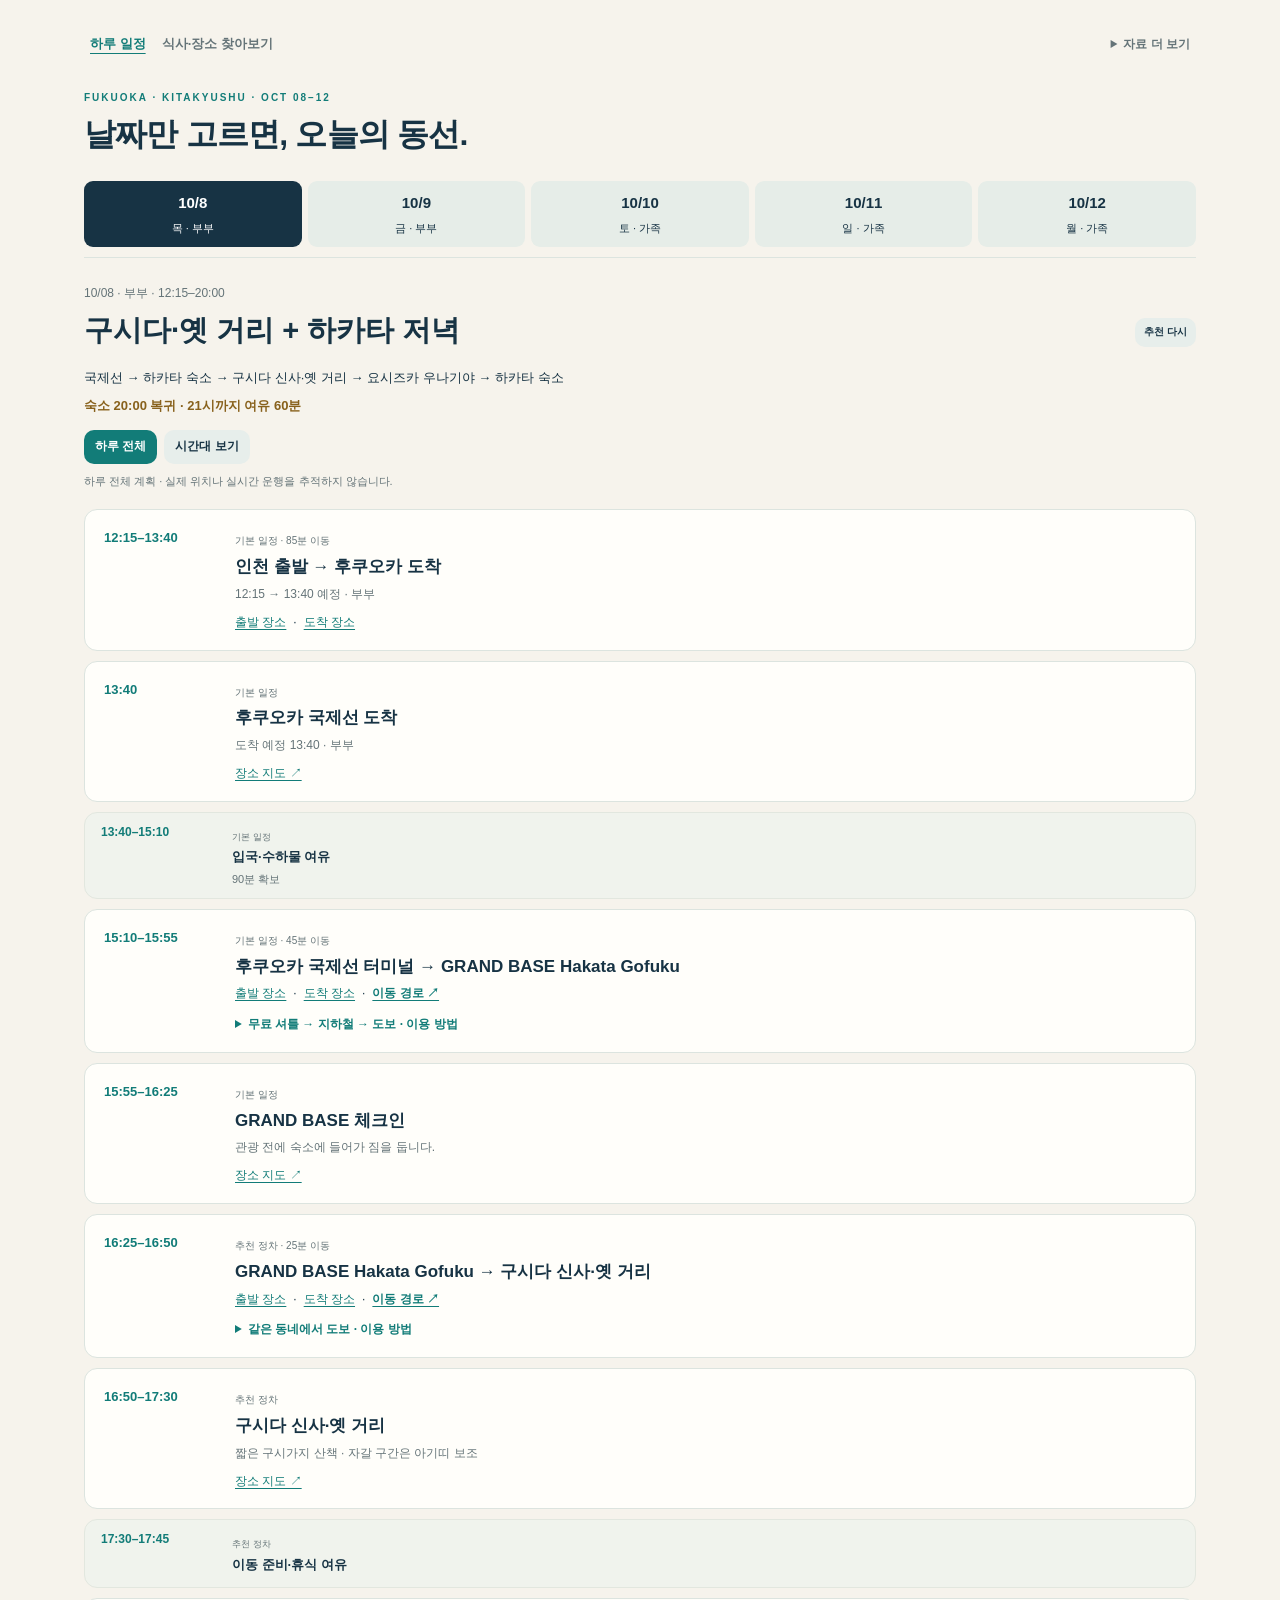
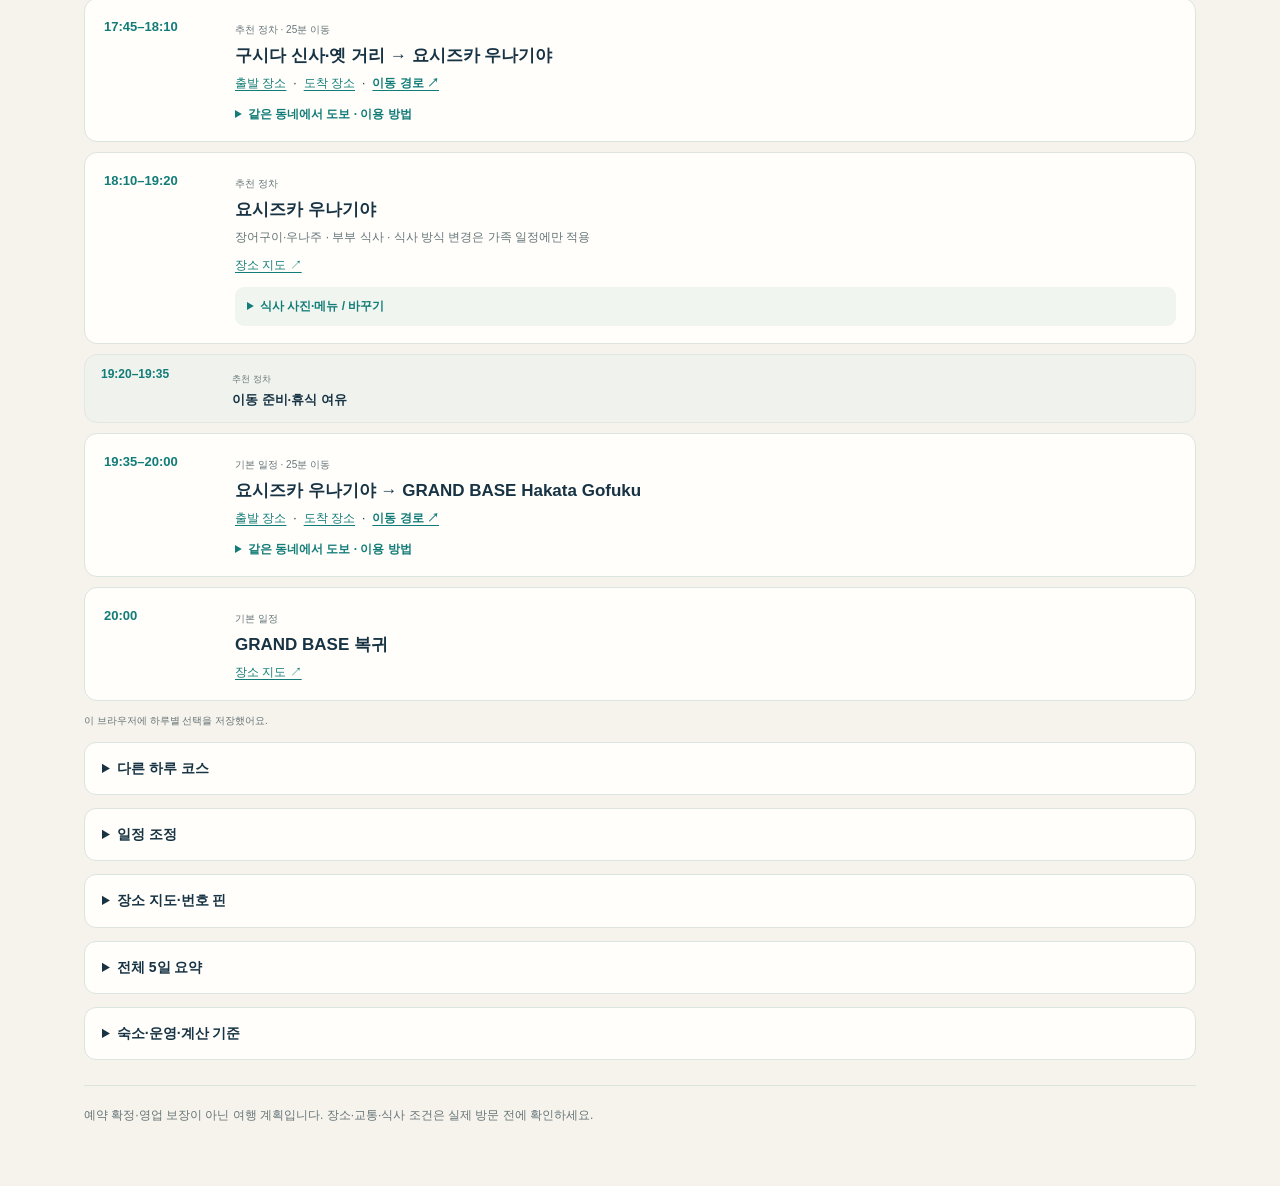
<file: index.html>
<!doctype html><html lang="ko"><head><meta charset="utf-8"><meta name="viewport" content="width=device-width,initial-scale=1"><meta name="theme-color" content="#173344"><title>후쿠오카 여행 · 우리에게 맞는 추천 코스</title><link rel="stylesheet" href="planner/style.css?v=20261008-daily-plan-1"><link rel="stylesheet" href="planner/scenarios.css?v=20261008-daily-plan-1"><script type="module" src="planner/scenarios-app.mjs?v=20261008-daily-plan-1"></script><link rel="stylesheet" href="planner/navigation.css?v=20261008-daily-plan-1"><link rel="stylesheet" href="planner/dining.css?v=20261008-daily-plan-1"></head><body><main class="wrap"><nav class="category-nav" aria-label="여행 자료"><a href="index.html" aria-current="page">하루 일정</a><a href="restaurants.html">식사·장소 찾아보기</a><details><summary>자료 더 보기</summary><div class="more-links"><a href="attractions.html">관광지 사진·상세</a><a href="manual.html">직접 조합 · 고급</a><a href="itinerary-reference.html">기존 자료</a></div></details></nav><header class="daily-hero"><span class="eyebrow">FUKUOKA · KITAKYUSHU · OCT 08–12</span><h1>날짜만 고르면, 오늘의 동선.</h1></header><div id="days" class="daily-dates" aria-label="여행 날짜"></div><section class="day-lead"><span id="party" class="fine"></span><div class="selected-heading"><h2 id="selected-title"></h2><button id="reset" class="secondary">추천 다시</button></div><p id="daily-route"></p><p id="day-risk" class="risk"></p><div class="view-controls" aria-label="시간표 보기 방식"><button id="day-view" class="secondary" aria-pressed="true">하루 전체</button><button id="hour-view" class="secondary" aria-pressed="false">시간대 보기</button><label id="view-time-label" hidden>선택 시간<input id="view-time" type="time"></label></div><p id="view-caption" class="fine">계획 시간표 · 실제 위치나 실시간 운행을 추적하지 않습니다.</p></section><div id="notice" aria-live="polite"></div><section id="selected-schedule"><div id="selected-timeline"></div><p id="save-status" class="fine"></p></section><details class="daily-fold"><summary>다른 하루 코스</summary><div id="courses"></div></details><details class="daily-fold"><summary>일정 조정</summary><div class="adjust-fields"><label>이동<select id="mode"><option value="transit">대중교통·도보</option><option value="driving">택시·차량 가정</option></select></label><label>가족 식사 방식<select id="mealMode"><option value="together">함께 앉아 식사</option><option value="split">나눠 앉아 동시에 식사</option><option value="relay">두 팀이 번갈아 식사</option></select></label><label>준비 지연 (분)<input id="delay" type="number" min="0" max="180" step="15"></label><label>식당 추가 대기 (분)<input id="mealWait" type="number" min="0" max="120" step="15"></label></div><label class="relaxed-choice"><input id="relaxed" type="checkbox">쉬엄쉬엄 · 피곤한 날</label><p class="fine">가족 함께 식사 최소 90분·대기 30분, 나눠 동시 식사 최소 70분·대기 30분. 교대는 두 팀의 식사·각 대기·교대 10분을 포함합니다. 모두 마친 뒤 이동합니다. 차량은 여러 대 택시 또는 일행·짐을 수용할 차량 확보 가정입니다.</p><p class="fine">고정 항공·입국·체크아웃 기준은 유지합니다. 첫날 지연은 체크인 후 관광 시작을 늦추며, 다른 날은 출발 준비 이후 지연입니다.</p></details><details class="daily-fold" id="map-section"><summary>장소 지도·번호 핀</summary><div class="map-layout"><div><h3 id="map-title"></h3><iframe id="place-map" title="Google 장소 지도" loading="lazy" referrerpolicy="no-referrer-when-downgrade" allowfullscreen></iframe><p><a id="map-external" target="_blank" rel="noopener">Google 지도에서 열기 ↗</a></p></div><ol id="map-pins" class="map-pins"></ol></div><p class="fine">반복 방문은 순서대로, 부부와 가족의 이동은 별도 흐름으로 표시합니다. 환승 단계의 개별 출발 시각은 미정입니다. 각 시간표의 구간별 경로를 확인하세요.</p></details><details class="daily-fold"><summary>전체 5일 요약</summary><div id="overview"></div></details><details class="daily-fold"><summary>숙소·운영·계산 기준</summary><p id="daynote"></p><p class="fine">일정은 보수적으로 정한 이동·대기·휴식 계획입니다. 실제 열차·버스 출발 시각·운영은 공식 안내와 각 구간 지도에서 확인하세요. 부부 정차 후 15분, 가족 25분 여유를 더합니다. KF1은 구즈하 일대 근사 핀이며 실제 출입구·승하차는 숙소 안내로 확인합니다. 체크인 16시부터, 10/12 11시 체크아웃 후 짐 보관 불가입니다.</p><p><a href="https://www.k-rhm.jp/" target="_blank" rel="noopener">철도기념관</a> · <a href="https://www.karatoichiba.com/calendars/" target="_blank" rel="noopener">가라토 운영 달력</a> · <a href="https://www.fukuoka-airport.jp/en/access/" target="_blank" rel="noopener">공항 접근</a></p></details><noscript><p class="error">일정 계산에는 JavaScript가 필요합니다. 위 자료 링크에서 관광·식사 정보를 확인하세요.</p></noscript><footer>예약 확정·영업 보장이 아닌 여행 계획입니다. 장소·교통·식사 조건은 실제 방문 전에 확인하세요.</footer>
</main></body></html>
</file>
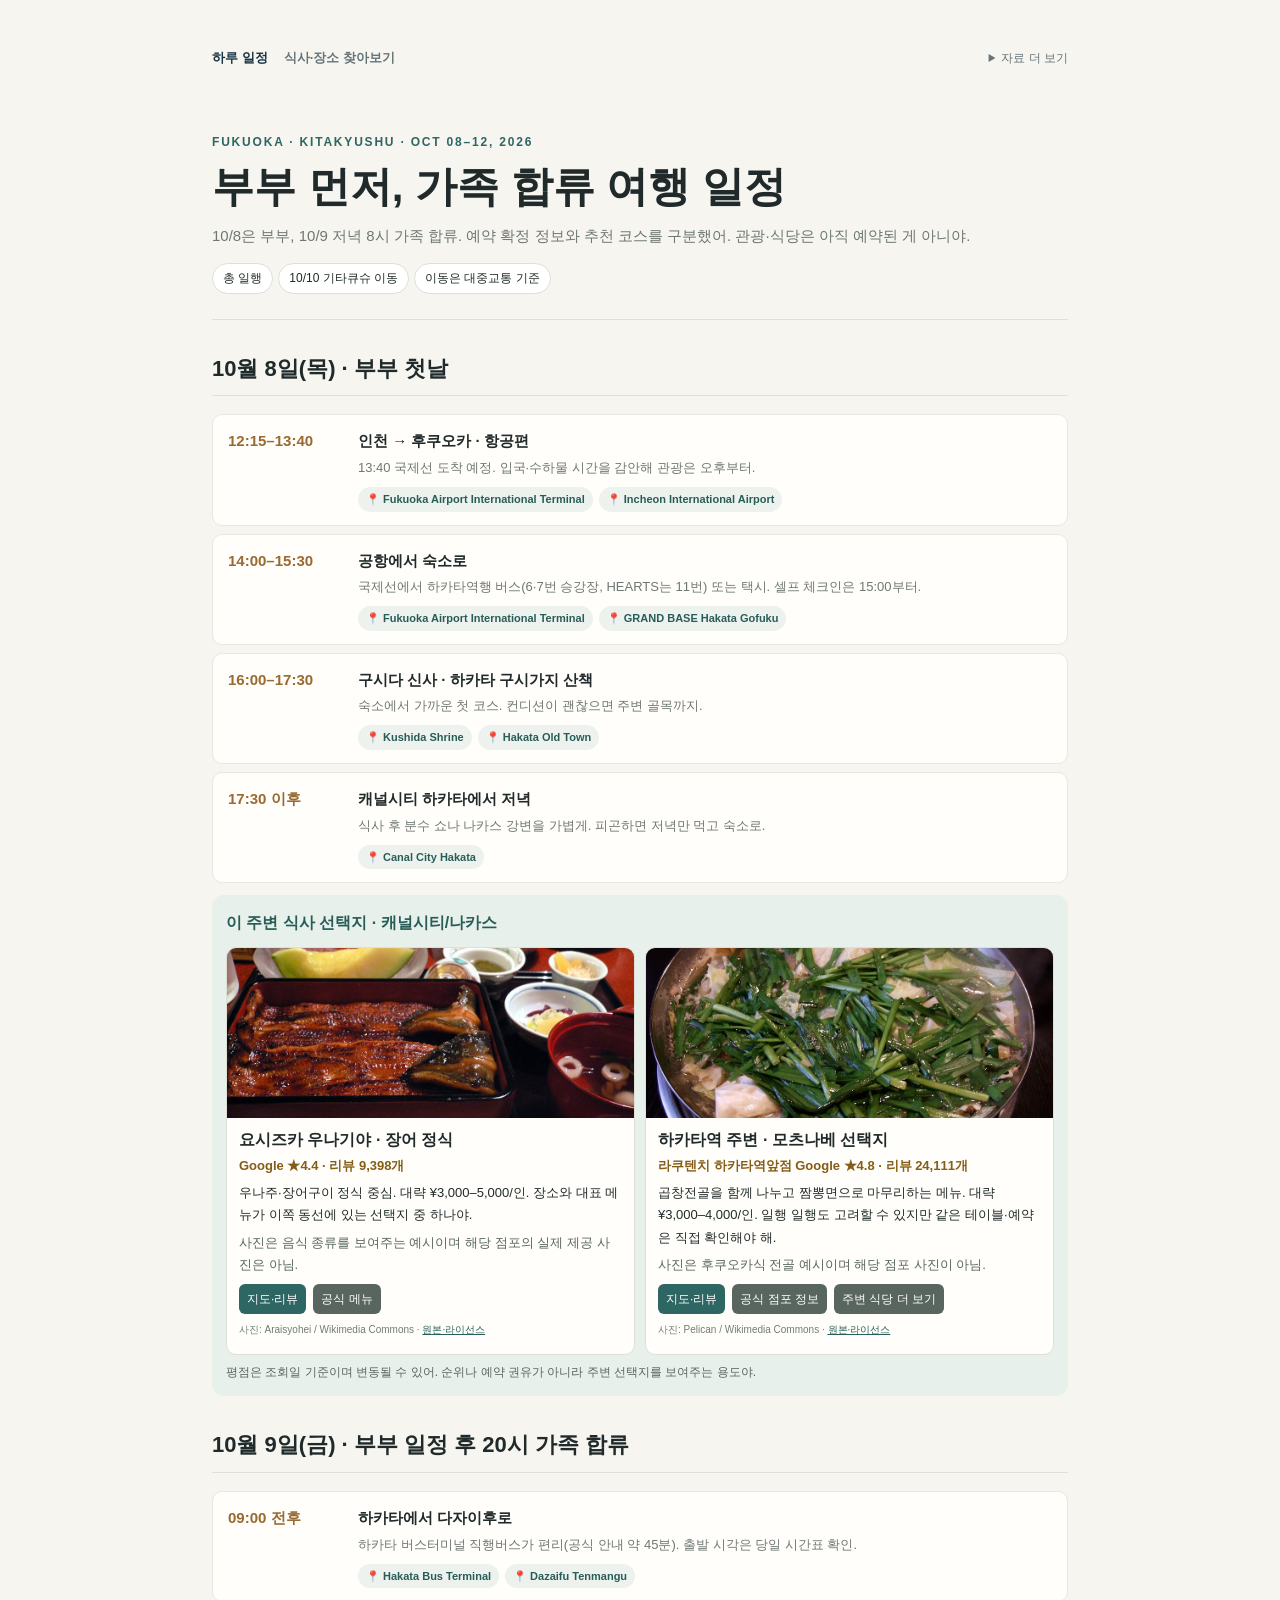
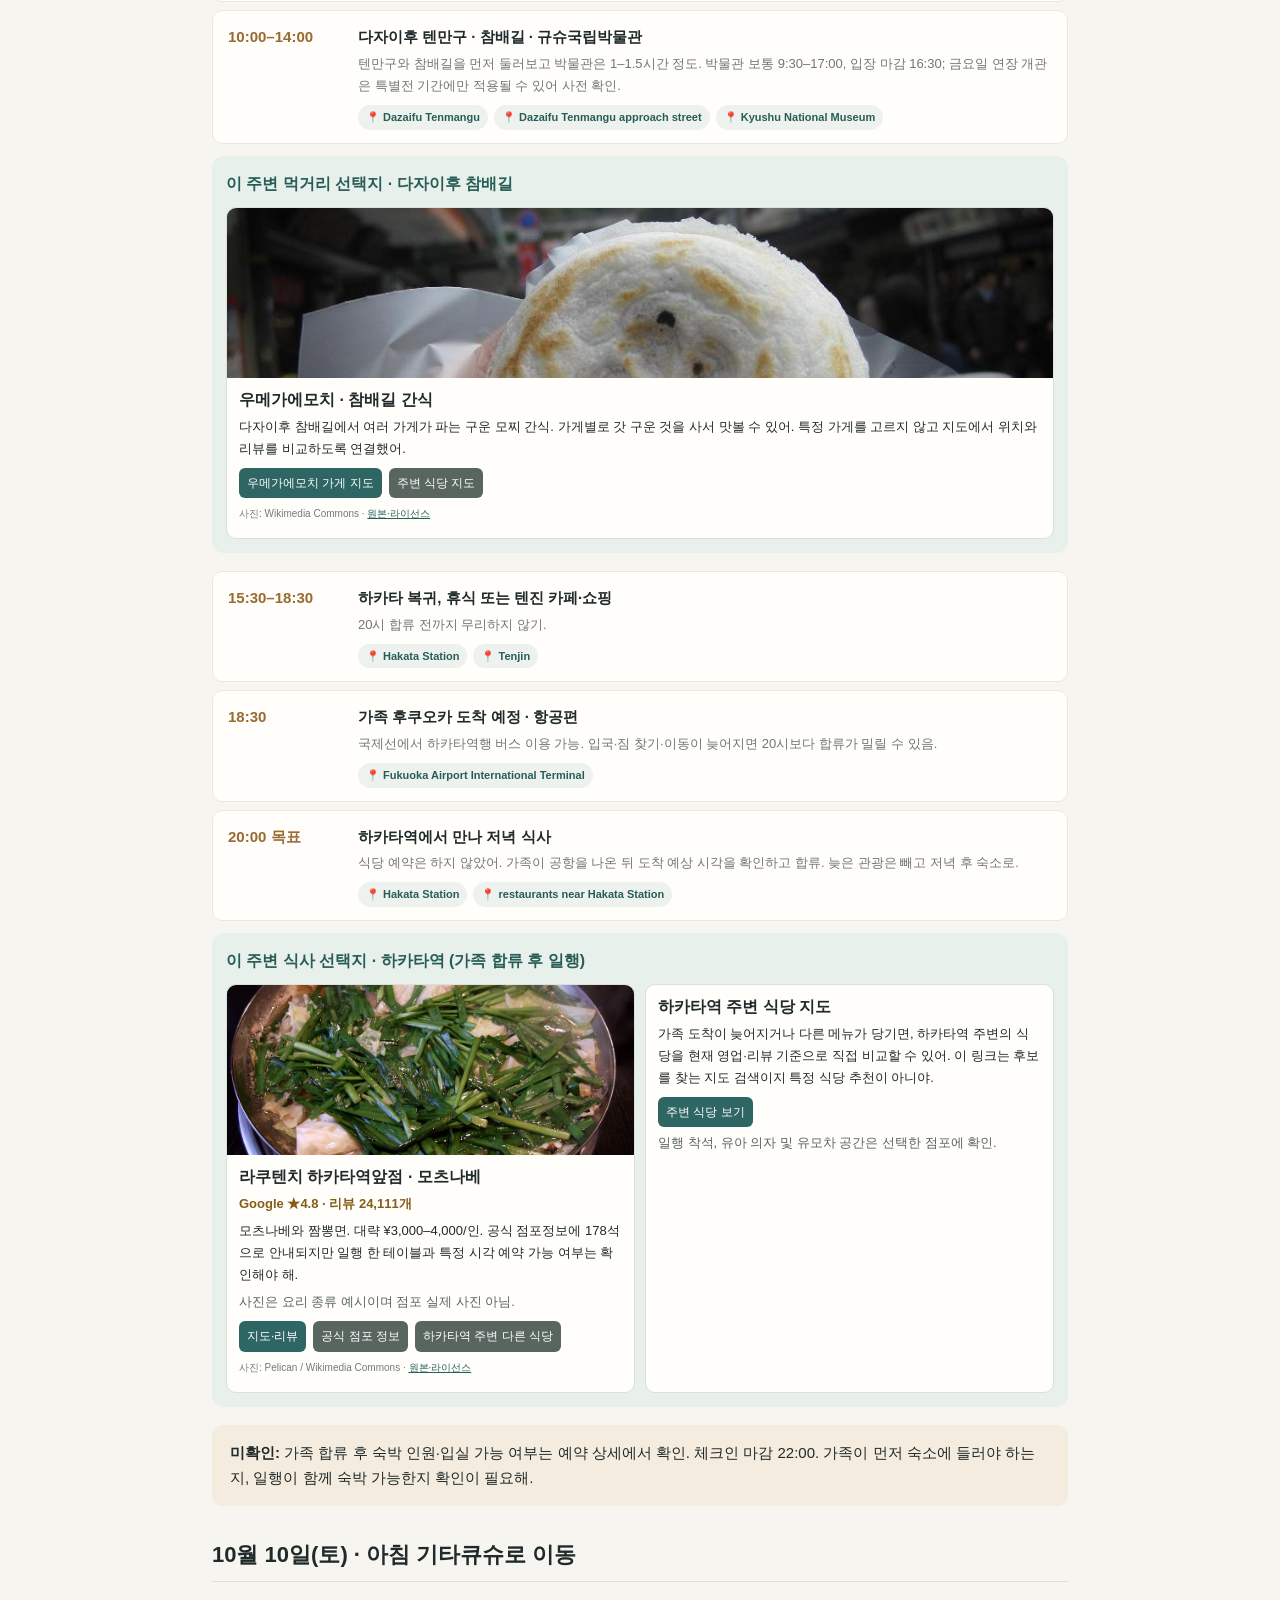
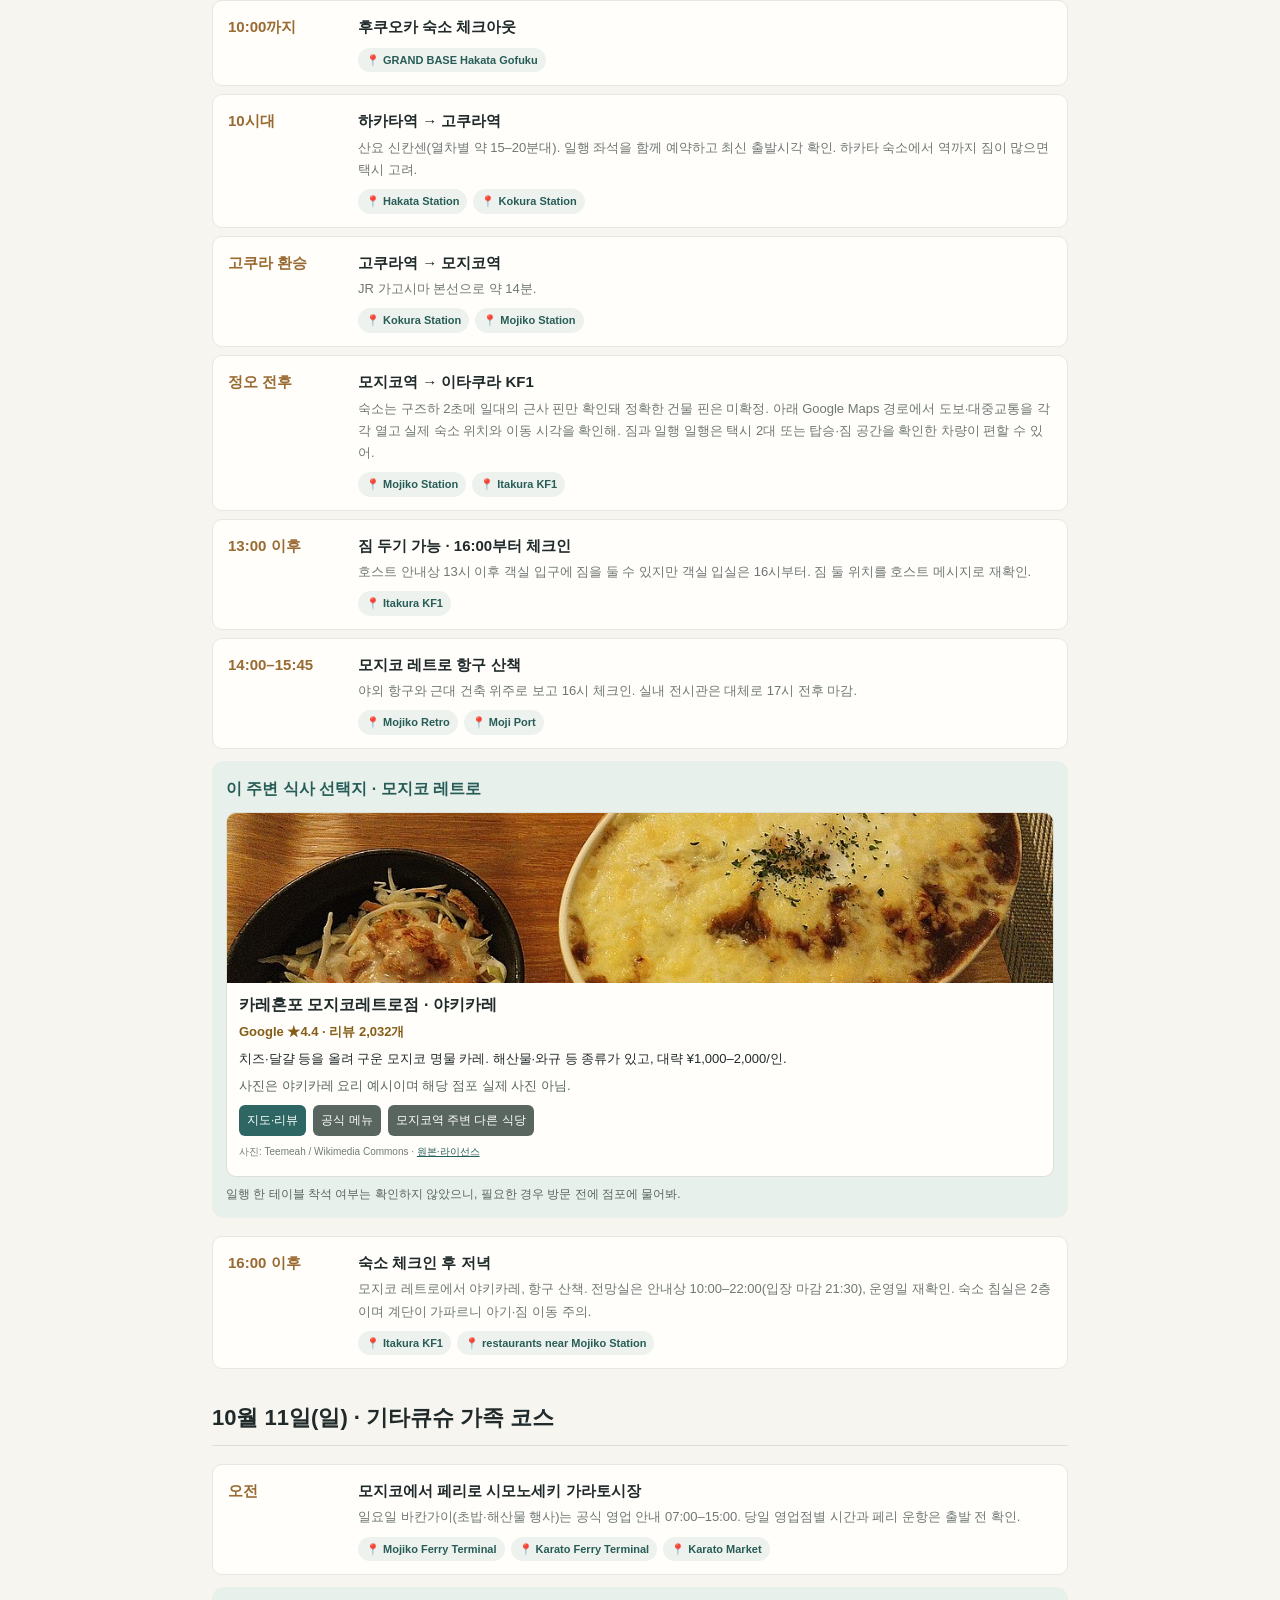
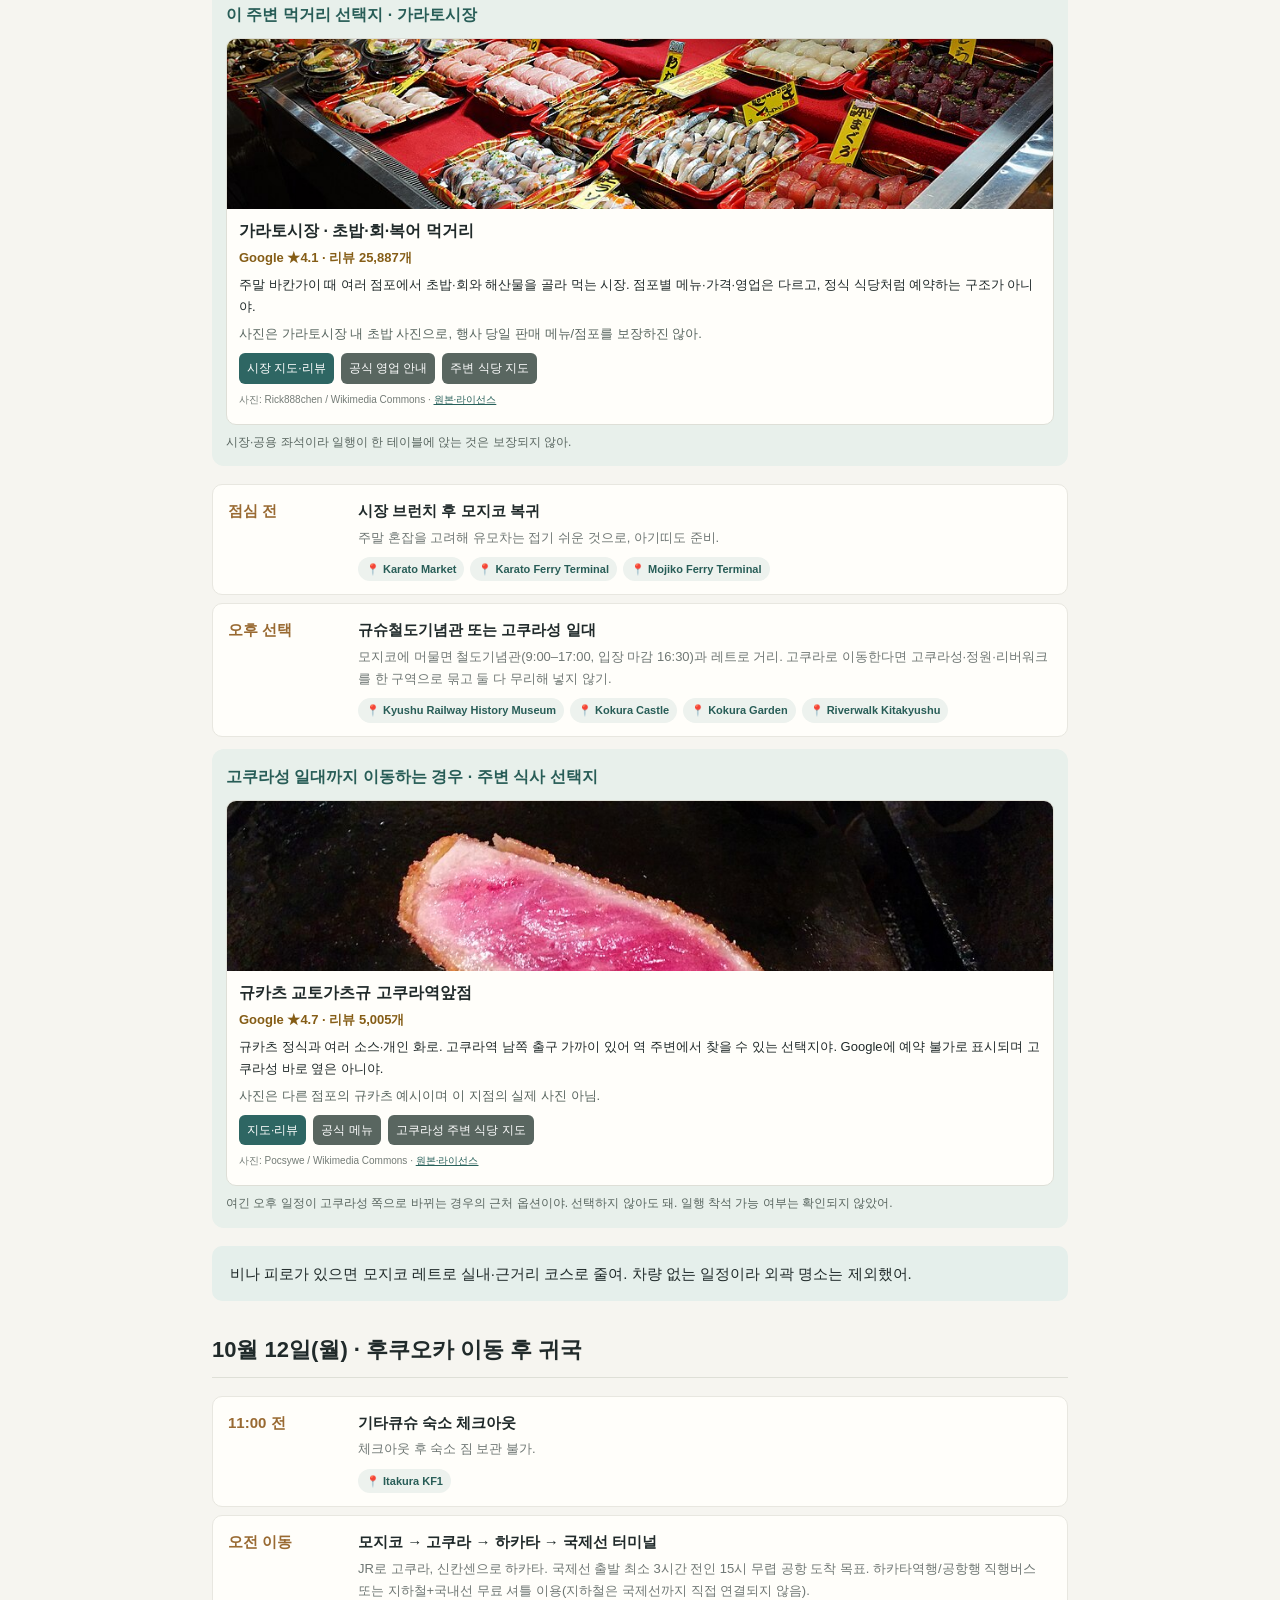
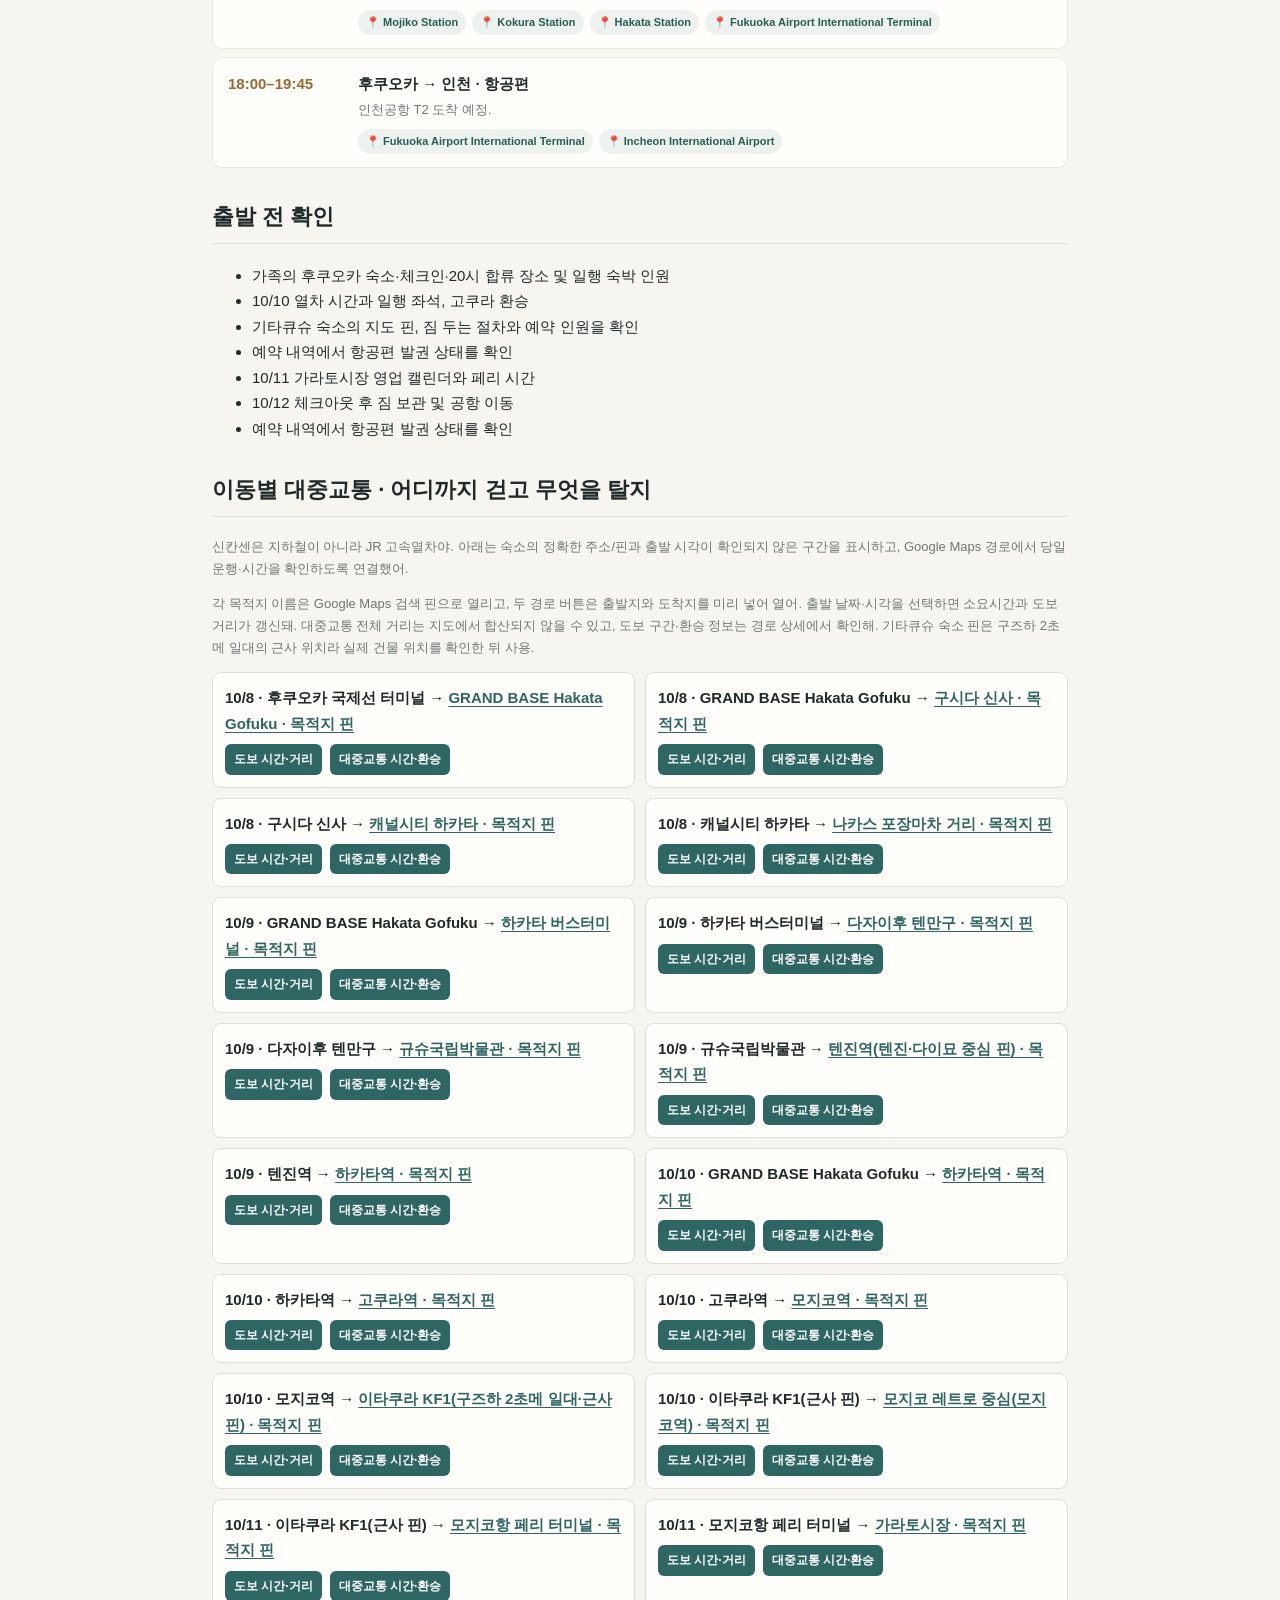
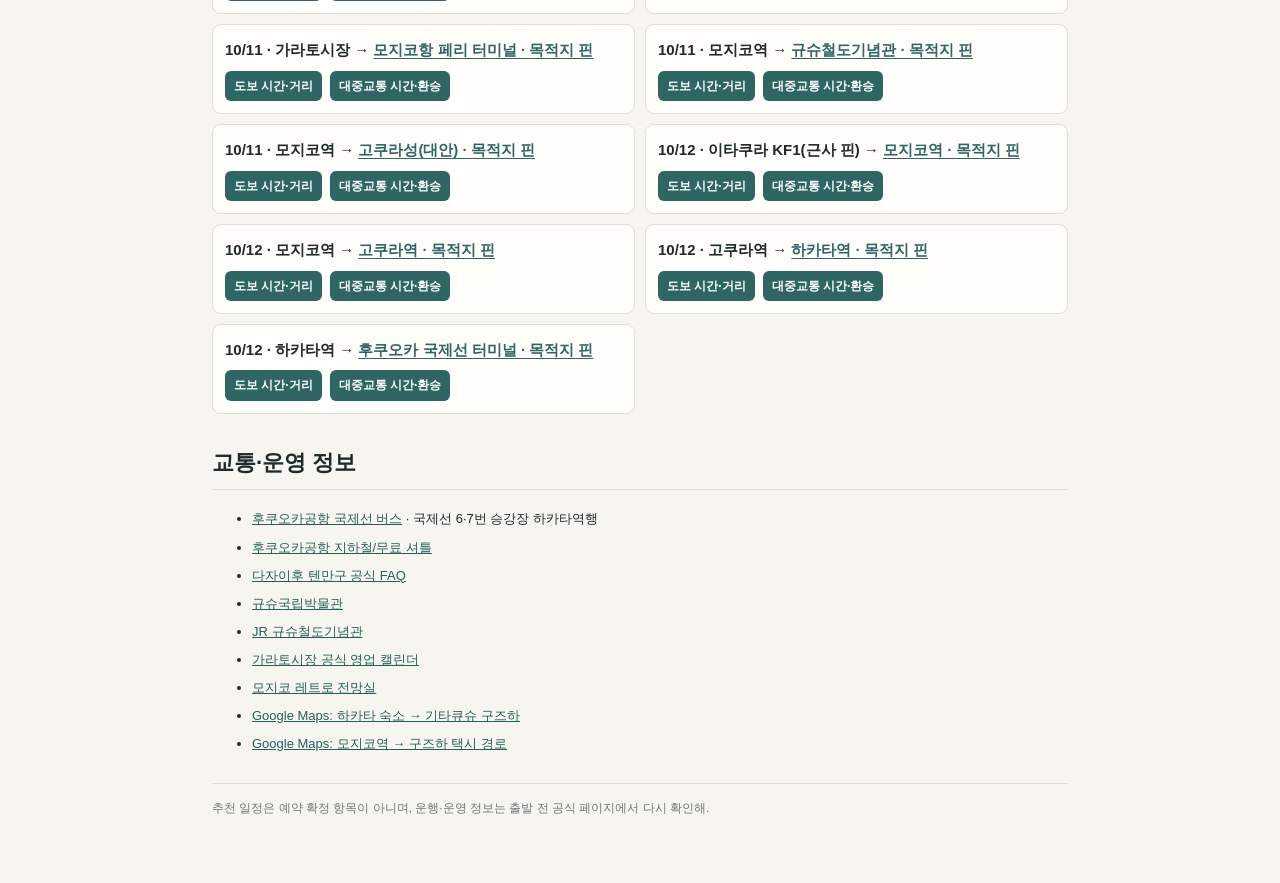
<file: itinerary-reference.html>
<!doctype html>
<html lang="ko"><head><meta charset="utf-8"><meta name="viewport" content="width=device-width,initial-scale=1"><meta name="theme-color" content="#f6f5f0"><title>후쿠오카 · 기타큐슈 | 부부 먼저, 가족 합류 일정</title>
<style>
:root{--paper:#f6f5f0;--card:#fffefa;--ink:#202a2a;--muted:#6f7774;--line:#dedfd7;--sea:#2e6663;--pale:#e5efeb;--gold:#996a32}*{box-sizing:border-box}body{margin:0;background:var(--paper);color:var(--ink);font:15px/1.7 -apple-system,BlinkMacSystemFont,"Apple SD Gothic Neo","Noto Sans KR",sans-serif}.page{max-width:900px;margin:auto;padding:38px 22px 64px}header{padding:34px 0 25px;border-bottom:1px solid var(--line)}.eyebrow{color:var(--sea);font-size:12px;font-weight:700;letter-spacing:.15em}h1{font-size:clamp(28px,5vw,42px);line-height:1.2;margin:10px 0}header p{margin:10px 0;color:var(--muted)}.page-nav{display:flex;gap:10px;flex-wrap:wrap;margin:0 0 5px}.page-nav a{display:inline-block;border:1px solid var(--line);border-radius:999px;padding:7px 13px;background:var(--card);color:var(--sea);font-size:13px;font-weight:650;text-decoration:none}.page-nav a[aria-current="page"]{background:var(--sea);border-color:var(--sea);color:white}.page-nav a:hover{transform:translateY(-1px)}.badge{display:inline-block;margin:5px 5px 0 0;padding:4px 10px;border:1px solid var(--line);border-radius:30px;font-size:12px;background:#fff}.section{margin-top:30px}.section>h2{font-size:22px;border-bottom:1px solid var(--line);padding-bottom:8px}.day{margin:23px 0}.day h3{font-size:18px;color:var(--sea);margin:0 0 10px}.event{display:grid;grid-template-columns:116px 1fr;gap:14px;padding:13px 15px;margin:8px 0;background:var(--card);border:1px solid #e8e7e0;border-radius:10px}.time{color:var(--gold);font-weight:700;white-space:nowrap}.event p{margin:0}.sub{font-size:13px;color:var(--muted);margin-top:3px!important}.callout{padding:15px 18px;background:var(--pale);border-radius:10px;margin:16px 0}.warn{background:#f4ecdf}.refs{font-size:13px}.refs li{margin:6px 0}a{color:#27605a}footer{border-top:1px solid var(--line);margin-top:28px;padding-top:14px;color:var(--muted);font-size:12px}@media(max-width:560px){.page{padding:24px 15px 44px}.event{grid-template-columns:80px 1fr;padding:11px;gap:9px}.time{font-size:13px}}@media print{body{background:white}.page{max-width:none;padding:8mm}.event,.callout{break-inside:avoid}}
.route-list{display:grid;grid-template-columns:repeat(auto-fit,minmax(min(100%,330px),1fr));gap:10px}.route-leg{padding:12px;background:var(--card);border:1px solid var(--line);border-radius:9px}.route-leg p{margin:0}.route-leg .route-links{display:flex;gap:8px;flex-wrap:wrap;margin-top:8px}.route-leg .route-btn{display:inline-block;background:var(--sea);color:#fff;border-radius:6px;padding:5px 9px;text-decoration:none;font-size:12px;font-weight:650}.route-leg .pin-link{color:var(--sea);text-decoration:underline;text-underline-offset:3px}
.food-options{margin:12px 0 18px;padding:14px;background:#e8f0eb;border-radius:12px}.food-options h3{margin:0 0 10px;color:#285d57;font-size:16px}.food-grid{display:grid;grid-template-columns:repeat(auto-fit,minmax(min(100%,260px),1fr));gap:10px}.food-card{overflow:hidden;background:#fffefa;border:1px solid #dedfd7;border-radius:10px}.food-card img{display:block;width:100%;height:170px;object-fit:cover;background:#e5e5de}.food-copy{padding:11px 12px}.food-copy h4{font-size:16px;line-height:1.35;margin:0 0 5px}.food-copy p{margin:5px 0;font-size:13px}.food-copy .rating{color:#855d16;font-weight:700}.food-copy .food-links{display:flex;gap:7px;flex-wrap:wrap;margin-top:8px}.food-copy .food-links a{display:inline-block;background:#2e6663;color:#fff;padding:5px 8px;border-radius:6px;font-size:12px;text-decoration:none}.food-copy .food-links a.alt{background:#596660}.food-copy .credit{font-size:10px;color:#737b76;margin-top:7px}.food-tip{font-size:12px;color:#596660;margin:7px 0 0}
@media(max-width:560px){.food-card img{height:155px}}
.pin-row{display:flex;gap:6px;flex-wrap:wrap;margin-top:8px!important}.pin-row a{display:inline-block;padding:3px 8px;border-radius:99px;background:#edf2ee;color:#285d57;text-decoration:none;font-size:11px;font-weight:650}.pin-row a:hover{background:#d9e9df}</style><link rel="stylesheet" href="planner/navigation.css?v=20261008-daily-plan-1"></head><body><main class="page"><nav class="category-nav" aria-label="여행 자료"><a href="index.html">하루 일정</a><a href="restaurants.html">식사·장소 찾아보기</a><details><summary>자료 더 보기</summary><div class="more-links"><a href="attractions.html">관광지 사진·상세</a><a href="manual.html">직접 조합 · 고급</a><a href="itinerary-reference.html" aria-current="page">기존 자료</a></div></details></nav><header><div class="eyebrow">FUKUOKA · KITAKYUSHU · OCT 08–12, 2026</div><h1>부부 먼저, 가족 합류 여행 일정</h1><p>10/8은 부부, 10/9 저녁 8시 가족 합류. 예약 확정 정보와 추천 코스를 구분했어. 관광·식당은 아직 예약된 게 아니야.</p><span class="badge">총 일행</span><span class="badge">10/10 기타큐슈 이동</span><span class="badge">이동은 대중교통 기준</span></header>
<section class="section"><h2>10월 8일(목) · 부부 첫날</h2><div class="event"><div class="time">12:15–13:40</div><div><p><b>인천 → 후쿠오카 · 항공편</b></p><p class="sub">13:40 국제선 도착 예정. 입국·수하물 시간을 감안해 관광은 오후부터.</p><p class="sub pin-row"><a target="_blank" rel="noopener noreferrer" href="https://www.google.com/maps/search/?api=1&amp;query=Fukuoka%20Airport%20International%20Terminal">📍 Fukuoka Airport International Terminal</a><a target="_blank" rel="noopener noreferrer" href="https://www.google.com/maps/search/?api=1&amp;query=Incheon%20International%20Airport">📍 Incheon International Airport</a></p></div></div><div class="event"><div class="time">14:00–15:30</div><div><p><b>공항에서 숙소로</b></p><p class="sub">국제선에서 하카타역행 버스(6·7번 승강장, HEARTS는 11번) 또는 택시. 셀프 체크인은 15:00부터.</p><p class="sub pin-row"><a target="_blank" rel="noopener noreferrer" href="https://www.google.com/maps/search/?api=1&amp;query=Fukuoka%20Airport%20International%20Terminal">📍 Fukuoka Airport International Terminal</a><a target="_blank" rel="noopener noreferrer" href="https://www.google.com/maps/search/?api=1&amp;query=GRAND%20BASE%20Hakata%20Gofuku">📍 GRAND BASE Hakata Gofuku</a></p></div></div><div class="event"><div class="time">16:00–17:30</div><div><p><b>구시다 신사 · 하카타 구시가지 산책</b></p><p class="sub">숙소에서 가까운 첫 코스. 컨디션이 괜찮으면 주변 골목까지.</p><p class="sub pin-row"><a target="_blank" rel="noopener noreferrer" href="https://www.google.com/maps/search/?api=1&amp;query=Kushida%20Shrine%2C%20Fukuoka">📍 Kushida Shrine</a><a target="_blank" rel="noopener noreferrer" href="https://www.google.com/maps/search/?api=1&amp;query=Hakata%20Old%20Town%2C%20Fukuoka">📍 Hakata Old Town</a></p></div></div><div class="event"><div class="time">17:30 이후</div><div><p><b>캐널시티 하카타에서 저녁</b></p><p class="sub">식사 후 분수 쇼나 나카스 강변을 가볍게. 피곤하면 저녁만 먹고 숙소로.</p><p class="sub pin-row"><a target="_blank" rel="noopener noreferrer" href="https://www.google.com/maps/search/?api=1&amp;query=Canal%20City%20Hakata%2C%20Fukuoka">📍 Canal City Hakata</a></p></div></div><div class="food-options"><h3>이 주변 식사 선택지 · 캐널시티/나카스</h3><div class="food-grid"><article class="food-card"><img loading="lazy" src="food_images/unagi.jpg" alt="밥 위에 올린 장어구이 덮밥 예시"><div class="food-copy"><h4>요시즈카 우나기야 · 장어 정식</h4><p class="rating">Google ★4.4 · 리뷰 9,398개</p><p>우나주·장어구이 정식 중심. 대략 ¥3,000–5,000/인. 장소와 대표 메뉴가 이쪽 동선에 있는 선택지 중 하나야.</p><p class="food-tip">사진은 음식 종류를 보여주는 예시이며 해당 점포의 실제 제공 사진은 아님.</p><div class="food-links"><a target="_blank" rel="noopener" href="https://www.google.com/maps/search/?api=1&amp;query=博多名代+吉塚うなぎ屋">지도·리뷰</a><a class="alt" target="_blank" rel="noopener" href="https://yoshizukaunagi.com/">공식 메뉴</a></div><p class="credit">사진: Araisyohei / Wikimedia Commons · <a href="https://commons.wikimedia.org/wiki/File:Unagi_Kabayaki-2005-08-28.jpg" target="_blank" rel="noopener">원본·라이선스</a></p></div></article><article class="food-card"><img loading="lazy" src="food_images/motsunabe.jpg" alt="후쿠오카식 곱창전골 예시"><div class="food-copy"><h4>하카타역 주변 · 모츠나베 선택지</h4><p class="rating">라쿠텐치 하카타역앞점 Google ★4.8 · 리뷰 24,111개</p><p>곱창전골을 함께 나누고 짬뽕면으로 마무리하는 메뉴. 대략 ¥3,000–4,000/인. 일행 일행도 고려할 수 있지만 같은 테이블·예약은 직접 확인해야 해.</p><p class="food-tip">사진은 후쿠오카식 전골 예시이며 해당 점포 사진이 아님.</p><div class="food-links"><a target="_blank" rel="noopener" href="https://www.google.com/maps/search/?api=1&amp;query=元祖もつ鍋+楽天地+博多駅前店">지도·리뷰</a><a class="alt" target="_blank" rel="noopener" href="https://rakutenti.com/shop/hakata3/">공식 점포 정보</a><a class="alt" target="_blank" rel="noopener" href="https://www.google.com/maps/search/?api=1&amp;query=restaurants+near+Canal+City+Hakata">주변 식당 더 보기</a></div><p class="credit">사진: Pelican / Wikimedia Commons · <a href="https://commons.wikimedia.org/wiki/File:Fukuoka-style_hot_pot_(3637375629).jpg" target="_blank" rel="noopener">원본·라이선스</a></p></div></article></div><p class="food-tip">평점은 조회일 기준이며 변동될 수 있어. 순위나 예약 권유가 아니라 주변 선택지를 보여주는 용도야.</p></div></section>
<section class="section"><h2>10월 9일(금) · 부부 일정 후 20시 가족 합류</h2><div class="event"><div class="time">09:00 전후</div><div><p><b>하카타에서 다자이후로</b></p><p class="sub">하카타 버스터미널 직행버스가 편리(공식 안내 약 45분). 출발 시각은 당일 시간표 확인.</p><p class="sub pin-row"><a target="_blank" rel="noopener noreferrer" href="https://www.google.com/maps/search/?api=1&amp;query=Hakata%20Bus%20Terminal%2C%20Fukuoka">📍 Hakata Bus Terminal</a><a target="_blank" rel="noopener noreferrer" href="https://www.google.com/maps/search/?api=1&amp;query=Dazaifu%20Tenmangu">📍 Dazaifu Tenmangu</a></p></div></div><div class="event"><div class="time">10:00–14:00</div><div><p><b>다자이후 텐만구 · 참배길 · 규슈국립박물관</b></p><p class="sub">텐만구와 참배길을 먼저 둘러보고 박물관은 1–1.5시간 정도. 박물관 보통 9:30–17:00, 입장 마감 16:30; 금요일 연장 개관은 특별전 기간에만 적용될 수 있어 사전 확인.</p><p class="sub pin-row"><a target="_blank" rel="noopener noreferrer" href="https://www.google.com/maps/search/?api=1&amp;query=Dazaifu%20Tenmangu">📍 Dazaifu Tenmangu</a><a target="_blank" rel="noopener noreferrer" href="https://www.google.com/maps/search/?api=1&amp;query=Dazaifu%20Tenmangu%20approach%20street">📍 Dazaifu Tenmangu approach street</a><a target="_blank" rel="noopener noreferrer" href="https://www.google.com/maps/search/?api=1&amp;query=Kyushu%20National%20Museum">📍 Kyushu National Museum</a></p></div></div><div class="food-options"><h3>이 주변 먹거리 선택지 · 다자이후 참배길</h3><div class="food-grid"><article class="food-card"><img loading="lazy" src="food_images/ume-mochi.jpg" alt="다자이후 우메가에모치"><div class="food-copy"><h4>우메가에모치 · 참배길 간식</h4><p>다자이후 참배길에서 여러 가게가 파는 구운 모찌 간식. 가게별로 갓 구운 것을 사서 맛볼 수 있어. 특정 가게를 고르지 않고 지도에서 위치와 리뷰를 비교하도록 연결했어.</p><div class="food-links"><a target="_blank" rel="noopener" href="https://www.google.com/maps/search/?api=1&amp;query=梅ヶ枝餅+太宰府">우메가에모치 가게 지도</a><a class="alt" target="_blank" rel="noopener" href="https://www.google.com/maps/search/?api=1&amp;query=restaurants+near+Dazaifu+Tenmangu">주변 식당 지도</a></div><p class="credit">사진: Wikimedia Commons · <a href="https://commons.wikimedia.org/wiki/File:Umegaemochi_in_Dazaifu.jpg" target="_blank" rel="noopener">원본·라이선스</a></p></div></article></div></div><div class="event"><div class="time">15:30–18:30</div><div><p><b>하카타 복귀, 휴식 또는 텐진 카페·쇼핑</b></p><p class="sub">20시 합류 전까지 무리하지 않기.</p><p class="sub pin-row"><a target="_blank" rel="noopener noreferrer" href="https://www.google.com/maps/search/?api=1&amp;query=Hakata%20Station%2C%20Fukuoka">📍 Hakata Station</a><a target="_blank" rel="noopener noreferrer" href="https://www.google.com/maps/search/?api=1&amp;query=Tenjin%2C%20Fukuoka">📍 Tenjin</a></p></div></div><div class="event"><div class="time">18:30</div><div><p><b>가족 후쿠오카 도착 예정 · 항공편</b></p><p class="sub">국제선에서 하카타역행 버스 이용 가능. 입국·짐 찾기·이동이 늦어지면 20시보다 합류가 밀릴 수 있음.</p><p class="sub pin-row"><a target="_blank" rel="noopener noreferrer" href="https://www.google.com/maps/search/?api=1&amp;query=Fukuoka%20Airport%20International%20Terminal">📍 Fukuoka Airport International Terminal</a></p></div></div><div class="event"><div class="time">20:00 목표</div><div><p><b>하카타역에서 만나 저녁 식사</b></p><p class="sub">식당 예약은 하지 않았어. 가족이 공항을 나온 뒤 도착 예상 시각을 확인하고 합류. 늦은 관광은 빼고 저녁 후 숙소로.</p><p class="sub pin-row"><a target="_blank" rel="noopener noreferrer" href="https://www.google.com/maps/search/?api=1&amp;query=Hakata%20Station%2C%20Fukuoka">📍 Hakata Station</a><a target="_blank" rel="noopener noreferrer" href="https://www.google.com/maps/search/?api=1&amp;query=restaurants%20near%20Hakata%20Station%2C%20Fukuoka">📍 restaurants near Hakata Station</a></p></div></div><div class="food-options"><h3>이 주변 식사 선택지 · 하카타역 (가족 합류 후 일행)</h3><div class="food-grid"><article class="food-card"><img loading="lazy" src="food_images/motsunabe.jpg" alt="후쿠오카식 곱창전골 예시"><div class="food-copy"><h4>라쿠텐치 하카타역앞점 · 모츠나베</h4><p class="rating">Google ★4.8 · 리뷰 24,111개</p><p>모츠나베와 짬뽕면. 대략 ¥3,000–4,000/인. 공식 점포정보에 178석으로 안내되지만 일행 한 테이블과 특정 시각 예약 가능 여부는 확인해야 해.</p><p class="food-tip">사진은 요리 종류 예시이며 점포 실제 사진 아님.</p><div class="food-links"><a target="_blank" rel="noopener" href="https://www.google.com/maps/search/?api=1&amp;query=元祖もつ鍋+楽天地+博多駅前店">지도·리뷰</a><a class="alt" target="_blank" rel="noopener" href="https://rakutenti.com/shop/hakata3/">공식 점포 정보</a><a class="alt" target="_blank" rel="noopener" href="https://www.google.com/maps/search/?api=1&amp;query=restaurants+near+Hakata+Station">하카타역 주변 다른 식당</a></div><p class="credit">사진: Pelican / Wikimedia Commons · <a href="https://commons.wikimedia.org/wiki/File:Fukuoka-style_hot_pot_(3637375629).jpg" target="_blank" rel="noopener">원본·라이선스</a></p></div></article><article class="food-card"><div class="food-copy"><h4>하카타역 주변 식당 지도</h4><p>가족 도착이 늦어지거나 다른 메뉴가 당기면, 하카타역 주변의 식당을 현재 영업·리뷰 기준으로 직접 비교할 수 있어. 이 링크는 후보를 찾는 지도 검색이지 특정 식당 추천이 아니야.</p><div class="food-links"><a target="_blank" rel="noopener" href="https://www.google.com/maps/search/?api=1&amp;query=restaurants+near+Hakata+Station">주변 식당 보기</a></div><p class="food-tip">일행 착석, 유아 의자 및 유모차 공간은 선택한 점포에 확인.</p></div></article></div></div><div class="callout warn"><b>미확인:</b> 가족 합류 후 숙박 인원·입실 가능 여부는 예약 상세에서 확인. 체크인 마감 22:00. 가족이 먼저 숙소에 들러야 하는지, 일행이 함께 숙박 가능한지 확인이 필요해.</div></section>
<section class="section"><h2>10월 10일(토) · 아침 기타큐슈로 이동</h2><div class="event"><div class="time">10:00까지</div><div><p><b>후쿠오카 숙소 체크아웃</b></p><p class="sub pin-row"><a target="_blank" rel="noopener noreferrer" href="https://www.google.com/maps/search/?api=1&amp;query=GRAND%20BASE%20Hakata%20Gofuku">📍 GRAND BASE Hakata Gofuku</a></p></div></div><div class="event"><div class="time">10시대</div><div><p><b>하카타역 → 고쿠라역</b></p><p class="sub">산요 신칸센(열차별 약 15–20분대). 일행 좌석을 함께 예약하고 최신 출발시각 확인. 하카타 숙소에서 역까지 짐이 많으면 택시 고려.</p><p class="sub pin-row"><a target="_blank" rel="noopener noreferrer" href="https://www.google.com/maps/search/?api=1&amp;query=Hakata%20Station%2C%20Fukuoka">📍 Hakata Station</a><a target="_blank" rel="noopener noreferrer" href="https://www.google.com/maps/search/?api=1&amp;query=Kokura%20Station%2C%20Kitakyushu">📍 Kokura Station</a></p></div></div><div class="event"><div class="time">고쿠라 환승</div><div><p><b>고쿠라역 → 모지코역</b></p><p class="sub">JR 가고시마 본선으로 약 14분.</p><p class="sub pin-row"><a target="_blank" rel="noopener noreferrer" href="https://www.google.com/maps/search/?api=1&amp;query=Kokura%20Station%2C%20Kitakyushu">📍 Kokura Station</a><a target="_blank" rel="noopener noreferrer" href="https://www.google.com/maps/search/?api=1&amp;query=Mojiko%20Station%2C%20Kitakyushu">📍 Mojiko Station</a></p></div></div><div class="event"><div class="time">정오 전후</div><div><p><b>모지코역 → 이타쿠라 KF1</b></p><p class="sub">숙소는 구즈하 2초메 일대의 근사 핀만 확인돼 정확한 건물 핀은 미확정. 아래 Google Maps 경로에서 도보·대중교통을 각각 열고 실제 숙소 위치와 이동 시각을 확인해. 짐과 일행 일행은 택시 2대 또는 탑승·짐 공간을 확인한 차량이 편할 수 있어.</p><p class="sub pin-row"><a target="_blank" rel="noopener noreferrer" href="https://www.google.com/maps/search/?api=1&amp;query=Mojiko%20Station%2C%20Kitakyushu">📍 Mojiko Station</a><a target="_blank" rel="noopener noreferrer" href="https://www.google.com/maps/search/?api=1&amp;query=Itakura%20KF1%2C%20Kuzuha%202-chome%2C%20Kitakyushu">📍 Itakura KF1</a></p></div></div><div class="event"><div class="time">13:00 이후</div><div><p><b>짐 두기 가능 · 16:00부터 체크인</b></p><p class="sub">호스트 안내상 13시 이후 객실 입구에 짐을 둘 수 있지만 객실 입실은 16시부터. 짐 둘 위치를 호스트 메시지로 재확인.</p><p class="sub pin-row"><a target="_blank" rel="noopener noreferrer" href="https://www.google.com/maps/search/?api=1&amp;query=Itakura%20KF1%2C%20Kuzuha%202-chome%2C%20Kitakyushu">📍 Itakura KF1</a></p></div></div><div class="event"><div class="time">14:00–15:45</div><div><p><b>모지코 레트로 항구 산책</b></p><p class="sub">야외 항구와 근대 건축 위주로 보고 16시 체크인. 실내 전시관은 대체로 17시 전후 마감.</p><p class="sub pin-row"><a target="_blank" rel="noopener noreferrer" href="https://www.google.com/maps/search/?api=1&amp;query=Mojiko%20Retro%2C%20Kitakyushu">📍 Mojiko Retro</a><a target="_blank" rel="noopener noreferrer" href="https://www.google.com/maps/search/?api=1&amp;query=Moji%20Port%2C%20Kitakyushu">📍 Moji Port</a></p></div></div><div class="food-options"><h3>이 주변 식사 선택지 · 모지코 레트로</h3><div class="food-grid"><article class="food-card"><img loading="lazy" src="food_images/yakicurry.jpg" alt="치즈와 달걀을 올려 구운 야키카레 예시"><div class="food-copy"><h4>카레혼포 모지코레트로점 · 야키카레</h4><p class="rating">Google ★4.4 · 리뷰 2,032개</p><p>치즈·달걀 등을 올려 구운 모지코 명물 카레. 해산물·와규 등 종류가 있고, 대략 ¥1,000–2,000/인.</p><p class="food-tip">사진은 야키카레 요리 예시이며 해당 점포 실제 사진 아님.</p><div class="food-links"><a target="_blank" rel="noopener" href="https://www.google.com/maps/search/?api=1&amp;query=伽哩本舗+門司港レトロ店">지도·리뷰</a><a class="alt" target="_blank" rel="noopener" href="https://www.curry-honpo.com/mojikou-retro.html">공식 메뉴</a><a class="alt" target="_blank" rel="noopener" href="https://www.google.com/maps/search/?api=1&amp;query=restaurants+near+Mojiko+Station">모지코역 주변 다른 식당</a></div><p class="credit">사진: Teemeah / Wikimedia Commons · <a href="https://commons.wikimedia.org/wiki/File:Yaki_curry.jpg" target="_blank" rel="noopener">원본·라이선스</a></p></div></article></div><p class="food-tip">일행 한 테이블 착석 여부는 확인하지 않았으니, 필요한 경우 방문 전에 점포에 물어봐.</p></div><div class="event"><div class="time">16:00 이후</div><div><p><b>숙소 체크인 후 저녁</b></p><p class="sub">모지코 레트로에서 야키카레, 항구 산책. 전망실은 안내상 10:00–22:00(입장 마감 21:30), 운영일 재확인. 숙소 침실은 2층이며 계단이 가파르니 아기·짐 이동 주의.</p><p class="sub pin-row"><a target="_blank" rel="noopener noreferrer" href="https://www.google.com/maps/search/?api=1&amp;query=Itakura%20KF1%2C%20Kuzuha%202-chome%2C%20Kitakyushu">📍 Itakura KF1</a><a target="_blank" rel="noopener noreferrer" href="https://www.google.com/maps/search/?api=1&amp;query=restaurants%20near%20Mojiko%20Station%2C%20Kitakyushu">📍 restaurants near Mojiko Station</a></p></div></div></section>
<section class="section"><h2>10월 11일(일) · 기타큐슈 가족 코스</h2><div class="event"><div class="time">오전</div><div><p><b>모지코에서 페리로 시모노세키 가라토시장</b></p><p class="sub">일요일 바칸가이(초밥·해산물 행사)는 공식 영업 안내 07:00–15:00. 당일 영업점별 시간과 페리 운항은 출발 전 확인.</p><p class="sub pin-row"><a target="_blank" rel="noopener noreferrer" href="https://www.google.com/maps/search/?api=1&amp;query=Mojiko%20Ferry%20Terminal%2C%20Kitakyushu">📍 Mojiko Ferry Terminal</a><a target="_blank" rel="noopener noreferrer" href="https://www.google.com/maps/search/?api=1&amp;query=Karato%20Ferry%20Terminal%2C%20Shimonoseki">📍 Karato Ferry Terminal</a><a target="_blank" rel="noopener noreferrer" href="https://www.google.com/maps/search/?api=1&amp;query=Karato%20Market%2C%20Shimonoseki">📍 Karato Market</a></p></div></div><div class="food-options"><h3>이 주변 먹거리 선택지 · 가라토시장</h3><div class="food-grid"><article class="food-card"><img loading="lazy" src="food_images/karato-sushi.jpg" alt="가라토시장 초밥 판매 예시"><div class="food-copy"><h4>가라토시장 · 초밥·회·복어 먹거리</h4><p class="rating">Google ★4.1 · 리뷰 25,887개</p><p>주말 바칸가이 때 여러 점포에서 초밥·회와 해산물을 골라 먹는 시장. 점포별 메뉴·가격·영업은 다르고, 정식 식당처럼 예약하는 구조가 아니야.</p><p class="food-tip">사진은 가라토시장 내 초밥 사진으로, 행사 당일 판매 메뉴/점포를 보장하진 않아.</p><div class="food-links"><a target="_blank" rel="noopener" href="https://www.google.com/maps/search/?api=1&amp;query=唐戸市場+下関">시장 지도·리뷰</a><a class="alt" target="_blank" rel="noopener" href="https://www.karatoichiba.com/">공식 영업 안내</a><a class="alt" target="_blank" rel="noopener" href="https://www.google.com/maps/search/?api=1&amp;query=restaurants+near+Karato+Market+Shimonoseki">주변 식당 지도</a></div><p class="credit">사진: Rick888chen / Wikimedia Commons · <a href="https://commons.wikimedia.org/wiki/File:Inside_view_of_Karato_Fish_Market_(2)20200113.jpg" target="_blank" rel="noopener">원본·라이선스</a></p></div></article></div><p class="food-tip">시장·공용 좌석이라 일행이 한 테이블에 앉는 것은 보장되지 않아.</p></div><div class="event"><div class="time">점심 전</div><div><p><b>시장 브런치 후 모지코 복귀</b></p><p class="sub">주말 혼잡을 고려해 유모차는 접기 쉬운 것으로, 아기띠도 준비.</p><p class="sub pin-row"><a target="_blank" rel="noopener noreferrer" href="https://www.google.com/maps/search/?api=1&amp;query=Karato%20Market%2C%20Shimonoseki">📍 Karato Market</a><a target="_blank" rel="noopener noreferrer" href="https://www.google.com/maps/search/?api=1&amp;query=Karato%20Ferry%20Terminal%2C%20Shimonoseki">📍 Karato Ferry Terminal</a><a target="_blank" rel="noopener noreferrer" href="https://www.google.com/maps/search/?api=1&amp;query=Mojiko%20Ferry%20Terminal%2C%20Kitakyushu">📍 Mojiko Ferry Terminal</a></p></div></div><div class="event"><div class="time">오후 선택</div><div><p><b>규슈철도기념관 또는 고쿠라성 일대</b></p><p class="sub">모지코에 머물면 철도기념관(9:00–17:00, 입장 마감 16:30)과 레트로 거리. 고쿠라로 이동한다면 고쿠라성·정원·리버워크를 한 구역으로 묶고 둘 다 무리해 넣지 않기.</p><p class="sub pin-row"><a target="_blank" rel="noopener noreferrer" href="https://www.google.com/maps/search/?api=1&amp;query=Kyushu%20Railway%20History%20Museum%2C%20Kitakyushu">📍 Kyushu Railway History Museum</a><a target="_blank" rel="noopener noreferrer" href="https://www.google.com/maps/search/?api=1&amp;query=Kokura%20Castle%2C%20Kitakyushu">📍 Kokura Castle</a><a target="_blank" rel="noopener noreferrer" href="https://www.google.com/maps/search/?api=1&amp;query=Kokura%20Garden%2C%20Kitakyushu">📍 Kokura Garden</a><a target="_blank" rel="noopener noreferrer" href="https://www.google.com/maps/search/?api=1&amp;query=Riverwalk%20Kitakyushu">📍 Riverwalk Kitakyushu</a></p></div></div><div class="food-options"><h3>고쿠라성 일대까지 이동하는 경우 · 주변 식사 선택지</h3><div class="food-grid"><article class="food-card"><img loading="lazy" src="food_images/gyukatsu.jpg" alt="화로에서 마저 익혀 먹는 규카츠 예시"><div class="food-copy"><h4>규카츠 교토가츠규 고쿠라역앞점</h4><p class="rating">Google ★4.7 · 리뷰 5,005개</p><p>규카츠 정식과 여러 소스·개인 화로. 고쿠라역 남쪽 출구 가까이 있어 역 주변에서 찾을 수 있는 선택지야. Google에 예약 불가로 표시되며 고쿠라성 바로 옆은 아니야.</p><p class="food-tip">사진은 다른 점포의 규카츠 예시이며 이 지점의 실제 사진 아님.</p><div class="food-links"><a target="_blank" rel="noopener" href="https://www.google.com/maps/search/?api=1&amp;query=牛カツ京都勝牛+小倉駅前店">지도·리뷰</a><a class="alt" target="_blank" rel="noopener" href="https://ko.gyukatsu-kyotokatsugyu.com/kokuraekimae">공식 메뉴</a><a class="alt" target="_blank" rel="noopener" href="https://www.google.com/maps/search/?api=1&amp;query=restaurants+near+Kokura+Castle+Kitakyushu">고쿠라성 주변 식당 지도</a></div><p class="credit">사진: Pocsywe / Wikimedia Commons · <a href="https://commons.wikimedia.org/wiki/File:Beef_at_Gyukatsu_Ichinisan_in_Akihabara.jpg" target="_blank" rel="noopener">원본·라이선스</a></p></div></article></div><p class="food-tip">여긴 오후 일정이 고쿠라성 쪽으로 바뀌는 경우의 근처 옵션이야. 선택하지 않아도 돼. 일행 착석 가능 여부는 확인되지 않았어.</p></div><div class="callout">비나 피로가 있으면 모지코 레트로 실내·근거리 코스로 줄여. 차량 없는 일정이라 외곽 명소는 제외했어.</div></section>
<section class="section"><h2>10월 12일(월) · 후쿠오카 이동 후 귀국</h2><div class="event"><div class="time">11:00 전</div><div><p><b>기타큐슈 숙소 체크아웃</b></p><p class="sub">체크아웃 후 숙소 짐 보관 불가.</p><p class="sub pin-row"><a target="_blank" rel="noopener noreferrer" href="https://www.google.com/maps/search/?api=1&amp;query=Itakura%20KF1%2C%20Kuzuha%202-chome%2C%20Kitakyushu">📍 Itakura KF1</a></p></div></div><div class="event"><div class="time">오전 이동</div><div><p><b>모지코 → 고쿠라 → 하카타 → 국제선 터미널</b></p><p class="sub">JR로 고쿠라, 신칸센으로 하카타. 국제선 출발 최소 3시간 전인 15시 무렵 공항 도착 목표. 하카타역행/공항행 직행버스 또는 지하철+국내선 무료 셔틀 이용(지하철은 국제선까지 직접 연결되지 않음).</p><p class="sub pin-row"><a target="_blank" rel="noopener noreferrer" href="https://www.google.com/maps/search/?api=1&amp;query=Mojiko%20Station%2C%20Kitakyushu">📍 Mojiko Station</a><a target="_blank" rel="noopener noreferrer" href="https://www.google.com/maps/search/?api=1&amp;query=Kokura%20Station%2C%20Kitakyushu">📍 Kokura Station</a><a target="_blank" rel="noopener noreferrer" href="https://www.google.com/maps/search/?api=1&amp;query=Hakata%20Station%2C%20Fukuoka">📍 Hakata Station</a><a target="_blank" rel="noopener noreferrer" href="https://www.google.com/maps/search/?api=1&amp;query=Fukuoka%20Airport%20International%20Terminal">📍 Fukuoka Airport International Terminal</a></p></div></div><div class="event"><div class="time">18:00–19:45</div><div><p><b>후쿠오카 → 인천 · 항공편</b></p><p class="sub">인천공항 T2 도착 예정.</p><p class="sub pin-row"><a target="_blank" rel="noopener noreferrer" href="https://www.google.com/maps/search/?api=1&amp;query=Fukuoka%20Airport%20International%20Terminal">📍 Fukuoka Airport International Terminal</a><a target="_blank" rel="noopener noreferrer" href="https://www.google.com/maps/search/?api=1&amp;query=Incheon%20International%20Airport">📍 Incheon International Airport</a></p></div></div></section>
<section class="section"><h2>출발 전 확인</h2><ul><li>가족의 후쿠오카 숙소·체크인·20시 합류 장소 및 일행 숙박 인원</li><li>10/10 열차 시간과 일행 좌석, 고쿠라 환승</li><li>기타큐슈 숙소의 지도 핀, 짐 두는 절차와 예약 인원을 확인</li><li>예약 내역에서 항공편 발권 상태를 확인</li><li>10/11 가라토시장 영업 캘린더와 페리 시간</li><li>10/12 체크아웃 후 짐 보관 및 공항 이동</li><li>예약 내역에서 항공편 발권 상태를 확인</li></ul></section>
<section class="section" id="google-maps-routes"><h2>이동별 대중교통 · 어디까지 걷고 무엇을 탈지</h2><p class="sub">신칸센은 지하철이 아니라 JR 고속열차야. 아래는 숙소의 정확한 주소/핀과 출발 시각이 확인되지 않은 구간을 표시하고, Google Maps 경로에서 당일 운행·시간을 확인하도록 연결했어.</p><p class="sub">각 목적지 이름은 Google Maps 검색 핀으로 열리고, 두 경로 버튼은 출발지와 도착지를 미리 넣어 열어. 출발 날짜·시각을 선택하면 소요시간과 도보 거리가 갱신돼. 대중교통 전체 거리는 지도에서 합산되지 않을 수 있고, 도보 구간·환승 정보는 경로 상세에서 확인해. 기타큐슈 숙소 핀은 구즈하 2초메 일대의 근사 위치라 실제 건물 위치를 확인한 뒤 사용.</p><div class="route-list"><div class="route-leg"><p><b>10/8 · 후쿠오카 국제선 터미널 → <a class="pin-link" href="https://www.google.com/maps/search/?api=1&amp;query=GRAND%20BASE%20Hakata%20Gofuku%2C%207-7%20Kamigofukumachi%2C%20Hakata%20Ward%2C%20Fukuoka%2C%20Japan" target="_blank" rel="noopener noreferrer" title="GRAND BASE Hakata Gofuku, 7-7 Kamigofukumachi, Hakata Ward, Fukuoka, Japan">GRAND BASE Hakata Gofuku · 목적지 핀</a></b></p><p class="route-links"><a class="route-btn" href="https://www.google.com/maps/dir/?api=1&amp;origin=Fukuoka%20Airport%20International%20Terminal%2C%20Fukuoka%2C%20Japan&amp;destination=GRAND%20BASE%20Hakata%20Gofuku%2C%207-7%20Kamigofukumachi%2C%20Hakata%20Ward%2C%20Fukuoka%2C%20Japan&amp;travelmode=walking" target="_blank" rel="noopener noreferrer">도보 시간·거리</a><a class="route-btn" href="https://www.google.com/maps/dir/?api=1&amp;origin=Fukuoka%20Airport%20International%20Terminal%2C%20Fukuoka%2C%20Japan&amp;destination=GRAND%20BASE%20Hakata%20Gofuku%2C%207-7%20Kamigofukumachi%2C%20Hakata%20Ward%2C%20Fukuoka%2C%20Japan&amp;travelmode=transit" target="_blank" rel="noopener noreferrer">대중교통 시간·환승</a></p></div><div class="route-leg"><p><b>10/8 · GRAND BASE Hakata Gofuku → <a class="pin-link" href="https://www.google.com/maps/search/?api=1&amp;query=Kushida%20Shrine%2C%20Hakata%20Ward%2C%20Fukuoka%2C%20Japan" target="_blank" rel="noopener noreferrer" title="Kushida Shrine, Hakata Ward, Fukuoka, Japan">구시다 신사 · 목적지 핀</a></b></p><p class="route-links"><a class="route-btn" href="https://www.google.com/maps/dir/?api=1&amp;origin=GRAND%20BASE%20Hakata%20Gofuku%2C%207-7%20Kamigofukumachi%2C%20Hakata%20Ward%2C%20Fukuoka%2C%20Japan&amp;destination=Kushida%20Shrine%2C%20Hakata%20Ward%2C%20Fukuoka%2C%20Japan&amp;travelmode=walking" target="_blank" rel="noopener noreferrer">도보 시간·거리</a><a class="route-btn" href="https://www.google.com/maps/dir/?api=1&amp;origin=GRAND%20BASE%20Hakata%20Gofuku%2C%207-7%20Kamigofukumachi%2C%20Hakata%20Ward%2C%20Fukuoka%2C%20Japan&amp;destination=Kushida%20Shrine%2C%20Hakata%20Ward%2C%20Fukuoka%2C%20Japan&amp;travelmode=transit" target="_blank" rel="noopener noreferrer">대중교통 시간·환승</a></p></div><div class="route-leg"><p><b>10/8 · 구시다 신사 → <a class="pin-link" href="https://www.google.com/maps/search/?api=1&amp;query=Canal%20City%20Hakata%2C%20Fukuoka%2C%20Japan" target="_blank" rel="noopener noreferrer" title="Canal City Hakata, Fukuoka, Japan">캐널시티 하카타 · 목적지 핀</a></b></p><p class="route-links"><a class="route-btn" href="https://www.google.com/maps/dir/?api=1&amp;origin=Kushida%20Shrine%2C%20Hakata%20Ward%2C%20Fukuoka%2C%20Japan&amp;destination=Canal%20City%20Hakata%2C%20Fukuoka%2C%20Japan&amp;travelmode=walking" target="_blank" rel="noopener noreferrer">도보 시간·거리</a><a class="route-btn" href="https://www.google.com/maps/dir/?api=1&amp;origin=Kushida%20Shrine%2C%20Hakata%20Ward%2C%20Fukuoka%2C%20Japan&amp;destination=Canal%20City%20Hakata%2C%20Fukuoka%2C%20Japan&amp;travelmode=transit" target="_blank" rel="noopener noreferrer">대중교통 시간·환승</a></p></div><div class="route-leg"><p><b>10/8 · 캐널시티 하카타 → <a class="pin-link" href="https://www.google.com/maps/search/?api=1&amp;query=Nakasu%20Yatai%20Street%2C%20Fukuoka%2C%20Japan" target="_blank" rel="noopener noreferrer" title="Nakasu Yatai Street, Fukuoka, Japan">나카스 포장마차 거리 · 목적지 핀</a></b></p><p class="route-links"><a class="route-btn" href="https://www.google.com/maps/dir/?api=1&amp;origin=Canal%20City%20Hakata%2C%20Fukuoka%2C%20Japan&amp;destination=Nakasu%20Yatai%20Street%2C%20Fukuoka%2C%20Japan&amp;travelmode=walking" target="_blank" rel="noopener noreferrer">도보 시간·거리</a><a class="route-btn" href="https://www.google.com/maps/dir/?api=1&amp;origin=Canal%20City%20Hakata%2C%20Fukuoka%2C%20Japan&amp;destination=Nakasu%20Yatai%20Street%2C%20Fukuoka%2C%20Japan&amp;travelmode=transit" target="_blank" rel="noopener noreferrer">대중교통 시간·환승</a></p></div><div class="route-leg"><p><b>10/9 · GRAND BASE Hakata Gofuku → <a class="pin-link" href="https://www.google.com/maps/search/?api=1&amp;query=Hakata%20Bus%20Terminal%2C%20Fukuoka%2C%20Japan" target="_blank" rel="noopener noreferrer" title="Hakata Bus Terminal, Fukuoka, Japan">하카타 버스터미널 · 목적지 핀</a></b></p><p class="route-links"><a class="route-btn" href="https://www.google.com/maps/dir/?api=1&amp;origin=GRAND%20BASE%20Hakata%20Gofuku%2C%207-7%20Kamigofukumachi%2C%20Hakata%20Ward%2C%20Fukuoka%2C%20Japan&amp;destination=Hakata%20Bus%20Terminal%2C%20Fukuoka%2C%20Japan&amp;travelmode=walking" target="_blank" rel="noopener noreferrer">도보 시간·거리</a><a class="route-btn" href="https://www.google.com/maps/dir/?api=1&amp;origin=GRAND%20BASE%20Hakata%20Gofuku%2C%207-7%20Kamigofukumachi%2C%20Hakata%20Ward%2C%20Fukuoka%2C%20Japan&amp;destination=Hakata%20Bus%20Terminal%2C%20Fukuoka%2C%20Japan&amp;travelmode=transit" target="_blank" rel="noopener noreferrer">대중교통 시간·환승</a></p></div><div class="route-leg"><p><b>10/9 · 하카타 버스터미널 → <a class="pin-link" href="https://www.google.com/maps/search/?api=1&amp;query=Dazaifu%20Tenmangu%20Shrine%2C%20Dazaifu%2C%20Japan" target="_blank" rel="noopener noreferrer" title="Dazaifu Tenmangu Shrine, Dazaifu, Japan">다자이후 텐만구 · 목적지 핀</a></b></p><p class="route-links"><a class="route-btn" href="https://www.google.com/maps/dir/?api=1&amp;origin=Hakata%20Bus%20Terminal%2C%20Fukuoka%2C%20Japan&amp;destination=Dazaifu%20Tenmangu%20Shrine%2C%20Dazaifu%2C%20Japan&amp;travelmode=walking" target="_blank" rel="noopener noreferrer">도보 시간·거리</a><a class="route-btn" href="https://www.google.com/maps/dir/?api=1&amp;origin=Hakata%20Bus%20Terminal%2C%20Fukuoka%2C%20Japan&amp;destination=Dazaifu%20Tenmangu%20Shrine%2C%20Dazaifu%2C%20Japan&amp;travelmode=transit" target="_blank" rel="noopener noreferrer">대중교통 시간·환승</a></p></div><div class="route-leg"><p><b>10/9 · 다자이후 텐만구 → <a class="pin-link" href="https://www.google.com/maps/search/?api=1&amp;query=Kyushu%20National%20Museum%2C%20Dazaifu%2C%20Japan" target="_blank" rel="noopener noreferrer" title="Kyushu National Museum, Dazaifu, Japan">규슈국립박물관 · 목적지 핀</a></b></p><p class="route-links"><a class="route-btn" href="https://www.google.com/maps/dir/?api=1&amp;origin=Dazaifu%20Tenmangu%20Shrine%2C%20Dazaifu%2C%20Japan&amp;destination=Kyushu%20National%20Museum%2C%20Dazaifu%2C%20Japan&amp;travelmode=walking" target="_blank" rel="noopener noreferrer">도보 시간·거리</a><a class="route-btn" href="https://www.google.com/maps/dir/?api=1&amp;origin=Dazaifu%20Tenmangu%20Shrine%2C%20Dazaifu%2C%20Japan&amp;destination=Kyushu%20National%20Museum%2C%20Dazaifu%2C%20Japan&amp;travelmode=transit" target="_blank" rel="noopener noreferrer">대중교통 시간·환승</a></p></div><div class="route-leg"><p><b>10/9 · 규슈국립박물관 → <a class="pin-link" href="https://www.google.com/maps/search/?api=1&amp;query=Tenjin%20Station%2C%20Fukuoka%2C%20Japan" target="_blank" rel="noopener noreferrer" title="Tenjin Station, Fukuoka, Japan">텐진역(텐진·다이묘 중심 핀) · 목적지 핀</a></b></p><p class="route-links"><a class="route-btn" href="https://www.google.com/maps/dir/?api=1&amp;origin=Kyushu%20National%20Museum%2C%20Dazaifu%2C%20Japan&amp;destination=Tenjin%20Station%2C%20Fukuoka%2C%20Japan&amp;travelmode=walking" target="_blank" rel="noopener noreferrer">도보 시간·거리</a><a class="route-btn" href="https://www.google.com/maps/dir/?api=1&amp;origin=Kyushu%20National%20Museum%2C%20Dazaifu%2C%20Japan&amp;destination=Tenjin%20Station%2C%20Fukuoka%2C%20Japan&amp;travelmode=transit" target="_blank" rel="noopener noreferrer">대중교통 시간·환승</a></p></div><div class="route-leg"><p><b>10/9 · 텐진역 → <a class="pin-link" href="https://www.google.com/maps/search/?api=1&amp;query=Hakata%20Station%2C%20Fukuoka%2C%20Japan" target="_blank" rel="noopener noreferrer" title="Hakata Station, Fukuoka, Japan">하카타역 · 목적지 핀</a></b></p><p class="route-links"><a class="route-btn" href="https://www.google.com/maps/dir/?api=1&amp;origin=Tenjin%20Station%2C%20Fukuoka%2C%20Japan&amp;destination=Hakata%20Station%2C%20Fukuoka%2C%20Japan&amp;travelmode=walking" target="_blank" rel="noopener noreferrer">도보 시간·거리</a><a class="route-btn" href="https://www.google.com/maps/dir/?api=1&amp;origin=Tenjin%20Station%2C%20Fukuoka%2C%20Japan&amp;destination=Hakata%20Station%2C%20Fukuoka%2C%20Japan&amp;travelmode=transit" target="_blank" rel="noopener noreferrer">대중교통 시간·환승</a></p></div><div class="route-leg"><p><b>10/10 · GRAND BASE Hakata Gofuku → <a class="pin-link" href="https://www.google.com/maps/search/?api=1&amp;query=Hakata%20Station%2C%20Fukuoka%2C%20Japan" target="_blank" rel="noopener noreferrer" title="Hakata Station, Fukuoka, Japan">하카타역 · 목적지 핀</a></b></p><p class="route-links"><a class="route-btn" href="https://www.google.com/maps/dir/?api=1&amp;origin=GRAND%20BASE%20Hakata%20Gofuku%2C%207-7%20Kamigofukumachi%2C%20Hakata%20Ward%2C%20Fukuoka%2C%20Japan&amp;destination=Hakata%20Station%2C%20Fukuoka%2C%20Japan&amp;travelmode=walking" target="_blank" rel="noopener noreferrer">도보 시간·거리</a><a class="route-btn" href="https://www.google.com/maps/dir/?api=1&amp;origin=GRAND%20BASE%20Hakata%20Gofuku%2C%207-7%20Kamigofukumachi%2C%20Hakata%20Ward%2C%20Fukuoka%2C%20Japan&amp;destination=Hakata%20Station%2C%20Fukuoka%2C%20Japan&amp;travelmode=transit" target="_blank" rel="noopener noreferrer">대중교통 시간·환승</a></p></div><div class="route-leg"><p><b>10/10 · 하카타역 → <a class="pin-link" href="https://www.google.com/maps/search/?api=1&amp;query=Kokura%20Station%2C%20Kitakyushu%2C%20Japan" target="_blank" rel="noopener noreferrer" title="Kokura Station, Kitakyushu, Japan">고쿠라역 · 목적지 핀</a></b></p><p class="route-links"><a class="route-btn" href="https://www.google.com/maps/dir/?api=1&amp;origin=Hakata%20Station%2C%20Fukuoka%2C%20Japan&amp;destination=Kokura%20Station%2C%20Kitakyushu%2C%20Japan&amp;travelmode=walking" target="_blank" rel="noopener noreferrer">도보 시간·거리</a><a class="route-btn" href="https://www.google.com/maps/dir/?api=1&amp;origin=Hakata%20Station%2C%20Fukuoka%2C%20Japan&amp;destination=Kokura%20Station%2C%20Kitakyushu%2C%20Japan&amp;travelmode=transit" target="_blank" rel="noopener noreferrer">대중교통 시간·환승</a></p></div><div class="route-leg"><p><b>10/10 · 고쿠라역 → <a class="pin-link" href="https://www.google.com/maps/search/?api=1&amp;query=Mojiko%20Station%2C%20Kitakyushu%2C%20Japan" target="_blank" rel="noopener noreferrer" title="Mojiko Station, Kitakyushu, Japan">모지코역 · 목적지 핀</a></b></p><p class="route-links"><a class="route-btn" href="https://www.google.com/maps/dir/?api=1&amp;origin=Kokura%20Station%2C%20Kitakyushu%2C%20Japan&amp;destination=Mojiko%20Station%2C%20Kitakyushu%2C%20Japan&amp;travelmode=walking" target="_blank" rel="noopener noreferrer">도보 시간·거리</a><a class="route-btn" href="https://www.google.com/maps/dir/?api=1&amp;origin=Kokura%20Station%2C%20Kitakyushu%2C%20Japan&amp;destination=Mojiko%20Station%2C%20Kitakyushu%2C%20Japan&amp;travelmode=transit" target="_blank" rel="noopener noreferrer">대중교통 시간·환승</a></p></div><div class="route-leg"><p><b>10/10 · 모지코역 → <a class="pin-link" href="https://www.google.com/maps/search/?api=1&amp;query=Kuzuha%202%20Chome%208%2C%20Moji%20Ward%2C%20Kitakyushu%2C%20Fukuoka%2C%20Japan" target="_blank" rel="noopener noreferrer" title="Kuzuha 2 Chome 8, Moji Ward, Kitakyushu, Fukuoka, Japan">이타쿠라 KF1(구즈하 2초메 일대·근사 핀) · 목적지 핀</a></b></p><p class="route-links"><a class="route-btn" href="https://www.google.com/maps/dir/?api=1&amp;origin=Mojiko%20Station%2C%20Kitakyushu%2C%20Japan&amp;destination=Kuzuha%202%20Chome%208%2C%20Moji%20Ward%2C%20Kitakyushu%2C%20Fukuoka%2C%20Japan&amp;travelmode=walking" target="_blank" rel="noopener noreferrer">도보 시간·거리</a><a class="route-btn" href="https://www.google.com/maps/dir/?api=1&amp;origin=Mojiko%20Station%2C%20Kitakyushu%2C%20Japan&amp;destination=Kuzuha%202%20Chome%208%2C%20Moji%20Ward%2C%20Kitakyushu%2C%20Fukuoka%2C%20Japan&amp;travelmode=transit" target="_blank" rel="noopener noreferrer">대중교통 시간·환승</a></p></div><div class="route-leg"><p><b>10/10 · 이타쿠라 KF1(근사 핀) → <a class="pin-link" href="https://www.google.com/maps/search/?api=1&amp;query=Mojiko%20Station%2C%20Kitakyushu%2C%20Japan" target="_blank" rel="noopener noreferrer" title="Mojiko Station, Kitakyushu, Japan">모지코 레트로 중심(모지코역) · 목적지 핀</a></b></p><p class="route-links"><a class="route-btn" href="https://www.google.com/maps/dir/?api=1&amp;origin=Kuzuha%202%20Chome%208%2C%20Moji%20Ward%2C%20Kitakyushu%2C%20Fukuoka%2C%20Japan&amp;destination=Mojiko%20Station%2C%20Kitakyushu%2C%20Japan&amp;travelmode=walking" target="_blank" rel="noopener noreferrer">도보 시간·거리</a><a class="route-btn" href="https://www.google.com/maps/dir/?api=1&amp;origin=Kuzuha%202%20Chome%208%2C%20Moji%20Ward%2C%20Kitakyushu%2C%20Fukuoka%2C%20Japan&amp;destination=Mojiko%20Station%2C%20Kitakyushu%2C%20Japan&amp;travelmode=transit" target="_blank" rel="noopener noreferrer">대중교통 시간·환승</a></p></div><div class="route-leg"><p><b>10/11 · 이타쿠라 KF1(근사 핀) → <a class="pin-link" href="https://www.google.com/maps/search/?api=1&amp;query=Mojiko%20Ferry%20Terminal%2C%20Kitakyushu%2C%20Japan" target="_blank" rel="noopener noreferrer" title="Mojiko Ferry Terminal, Kitakyushu, Japan">모지코항 페리 터미널 · 목적지 핀</a></b></p><p class="route-links"><a class="route-btn" href="https://www.google.com/maps/dir/?api=1&amp;origin=Kuzuha%202%20Chome%208%2C%20Moji%20Ward%2C%20Kitakyushu%2C%20Fukuoka%2C%20Japan&amp;destination=Mojiko%20Ferry%20Terminal%2C%20Kitakyushu%2C%20Japan&amp;travelmode=walking" target="_blank" rel="noopener noreferrer">도보 시간·거리</a><a class="route-btn" href="https://www.google.com/maps/dir/?api=1&amp;origin=Kuzuha%202%20Chome%208%2C%20Moji%20Ward%2C%20Kitakyushu%2C%20Fukuoka%2C%20Japan&amp;destination=Mojiko%20Ferry%20Terminal%2C%20Kitakyushu%2C%20Japan&amp;travelmode=transit" target="_blank" rel="noopener noreferrer">대중교통 시간·환승</a></p></div><div class="route-leg"><p><b>10/11 · 모지코항 페리 터미널 → <a class="pin-link" href="https://www.google.com/maps/search/?api=1&amp;query=Karato%20Market%2C%20Shimonoseki%2C%20Yamaguchi%2C%20Japan" target="_blank" rel="noopener noreferrer" title="Karato Market, Shimonoseki, Yamaguchi, Japan">가라토시장 · 목적지 핀</a></b></p><p class="route-links"><a class="route-btn" href="https://www.google.com/maps/dir/?api=1&amp;origin=Mojiko%20Ferry%20Terminal%2C%20Kitakyushu%2C%20Japan&amp;destination=Karato%20Market%2C%20Shimonoseki%2C%20Yamaguchi%2C%20Japan&amp;travelmode=walking" target="_blank" rel="noopener noreferrer">도보 시간·거리</a><a class="route-btn" href="https://www.google.com/maps/dir/?api=1&amp;origin=Mojiko%20Ferry%20Terminal%2C%20Kitakyushu%2C%20Japan&amp;destination=Karato%20Market%2C%20Shimonoseki%2C%20Yamaguchi%2C%20Japan&amp;travelmode=transit" target="_blank" rel="noopener noreferrer">대중교통 시간·환승</a></p></div><div class="route-leg"><p><b>10/11 · 가라토시장 → <a class="pin-link" href="https://www.google.com/maps/search/?api=1&amp;query=Mojiko%20Ferry%20Terminal%2C%20Kitakyushu%2C%20Japan" target="_blank" rel="noopener noreferrer" title="Mojiko Ferry Terminal, Kitakyushu, Japan">모지코항 페리 터미널 · 목적지 핀</a></b></p><p class="route-links"><a class="route-btn" href="https://www.google.com/maps/dir/?api=1&amp;origin=Karato%20Market%2C%20Shimonoseki%2C%20Yamaguchi%2C%20Japan&amp;destination=Mojiko%20Ferry%20Terminal%2C%20Kitakyushu%2C%20Japan&amp;travelmode=walking" target="_blank" rel="noopener noreferrer">도보 시간·거리</a><a class="route-btn" href="https://www.google.com/maps/dir/?api=1&amp;origin=Karato%20Market%2C%20Shimonoseki%2C%20Yamaguchi%2C%20Japan&amp;destination=Mojiko%20Ferry%20Terminal%2C%20Kitakyushu%2C%20Japan&amp;travelmode=transit" target="_blank" rel="noopener noreferrer">대중교통 시간·환승</a></p></div><div class="route-leg"><p><b>10/11 · 모지코역 → <a class="pin-link" href="https://www.google.com/maps/search/?api=1&amp;query=Kyushu%20Railway%20History%20Museum%2C%20Mojiko%2C%20Kitakyushu%2C%20Japan" target="_blank" rel="noopener noreferrer" title="Kyushu Railway History Museum, Mojiko, Kitakyushu, Japan">규슈철도기념관 · 목적지 핀</a></b></p><p class="route-links"><a class="route-btn" href="https://www.google.com/maps/dir/?api=1&amp;origin=Mojiko%20Station%2C%20Kitakyushu%2C%20Japan&amp;destination=Kyushu%20Railway%20History%20Museum%2C%20Mojiko%2C%20Kitakyushu%2C%20Japan&amp;travelmode=walking" target="_blank" rel="noopener noreferrer">도보 시간·거리</a><a class="route-btn" href="https://www.google.com/maps/dir/?api=1&amp;origin=Mojiko%20Station%2C%20Kitakyushu%2C%20Japan&amp;destination=Kyushu%20Railway%20History%20Museum%2C%20Mojiko%2C%20Kitakyushu%2C%20Japan&amp;travelmode=transit" target="_blank" rel="noopener noreferrer">대중교통 시간·환승</a></p></div><div class="route-leg"><p><b>10/11 · 모지코역 → <a class="pin-link" href="https://www.google.com/maps/search/?api=1&amp;query=Kokura%20Castle%2C%20Kitakyushu%2C%20Japan" target="_blank" rel="noopener noreferrer" title="Kokura Castle, Kitakyushu, Japan">고쿠라성(대안) · 목적지 핀</a></b></p><p class="route-links"><a class="route-btn" href="https://www.google.com/maps/dir/?api=1&amp;origin=Mojiko%20Station%2C%20Kitakyushu%2C%20Japan&amp;destination=Kokura%20Castle%2C%20Kitakyushu%2C%20Japan&amp;travelmode=walking" target="_blank" rel="noopener noreferrer">도보 시간·거리</a><a class="route-btn" href="https://www.google.com/maps/dir/?api=1&amp;origin=Mojiko%20Station%2C%20Kitakyushu%2C%20Japan&amp;destination=Kokura%20Castle%2C%20Kitakyushu%2C%20Japan&amp;travelmode=transit" target="_blank" rel="noopener noreferrer">대중교통 시간·환승</a></p></div><div class="route-leg"><p><b>10/12 · 이타쿠라 KF1(근사 핀) → <a class="pin-link" href="https://www.google.com/maps/search/?api=1&amp;query=Mojiko%20Station%2C%20Kitakyushu%2C%20Japan" target="_blank" rel="noopener noreferrer" title="Mojiko Station, Kitakyushu, Japan">모지코역 · 목적지 핀</a></b></p><p class="route-links"><a class="route-btn" href="https://www.google.com/maps/dir/?api=1&amp;origin=Kuzuha%202%20Chome%208%2C%20Moji%20Ward%2C%20Kitakyushu%2C%20Fukuoka%2C%20Japan&amp;destination=Mojiko%20Station%2C%20Kitakyushu%2C%20Japan&amp;travelmode=walking" target="_blank" rel="noopener noreferrer">도보 시간·거리</a><a class="route-btn" href="https://www.google.com/maps/dir/?api=1&amp;origin=Kuzuha%202%20Chome%208%2C%20Moji%20Ward%2C%20Kitakyushu%2C%20Fukuoka%2C%20Japan&amp;destination=Mojiko%20Station%2C%20Kitakyushu%2C%20Japan&amp;travelmode=transit" target="_blank" rel="noopener noreferrer">대중교통 시간·환승</a></p></div><div class="route-leg"><p><b>10/12 · 모지코역 → <a class="pin-link" href="https://www.google.com/maps/search/?api=1&amp;query=Kokura%20Station%2C%20Kitakyushu%2C%20Japan" target="_blank" rel="noopener noreferrer" title="Kokura Station, Kitakyushu, Japan">고쿠라역 · 목적지 핀</a></b></p><p class="route-links"><a class="route-btn" href="https://www.google.com/maps/dir/?api=1&amp;origin=Mojiko%20Station%2C%20Kitakyushu%2C%20Japan&amp;destination=Kokura%20Station%2C%20Kitakyushu%2C%20Japan&amp;travelmode=walking" target="_blank" rel="noopener noreferrer">도보 시간·거리</a><a class="route-btn" href="https://www.google.com/maps/dir/?api=1&amp;origin=Mojiko%20Station%2C%20Kitakyushu%2C%20Japan&amp;destination=Kokura%20Station%2C%20Kitakyushu%2C%20Japan&amp;travelmode=transit" target="_blank" rel="noopener noreferrer">대중교통 시간·환승</a></p></div><div class="route-leg"><p><b>10/12 · 고쿠라역 → <a class="pin-link" href="https://www.google.com/maps/search/?api=1&amp;query=Hakata%20Station%2C%20Fukuoka%2C%20Japan" target="_blank" rel="noopener noreferrer" title="Hakata Station, Fukuoka, Japan">하카타역 · 목적지 핀</a></b></p><p class="route-links"><a class="route-btn" href="https://www.google.com/maps/dir/?api=1&amp;origin=Kokura%20Station%2C%20Kitakyushu%2C%20Japan&amp;destination=Hakata%20Station%2C%20Fukuoka%2C%20Japan&amp;travelmode=walking" target="_blank" rel="noopener noreferrer">도보 시간·거리</a><a class="route-btn" href="https://www.google.com/maps/dir/?api=1&amp;origin=Kokura%20Station%2C%20Kitakyushu%2C%20Japan&amp;destination=Hakata%20Station%2C%20Fukuoka%2C%20Japan&amp;travelmode=transit" target="_blank" rel="noopener noreferrer">대중교통 시간·환승</a></p></div><div class="route-leg"><p><b>10/12 · 하카타역 → <a class="pin-link" href="https://www.google.com/maps/search/?api=1&amp;query=Fukuoka%20Airport%20International%20Terminal%2C%20Fukuoka%2C%20Japan" target="_blank" rel="noopener noreferrer" title="Fukuoka Airport International Terminal, Fukuoka, Japan">후쿠오카 국제선 터미널 · 목적지 핀</a></b></p><p class="route-links"><a class="route-btn" href="https://www.google.com/maps/dir/?api=1&amp;origin=Hakata%20Station%2C%20Fukuoka%2C%20Japan&amp;destination=Fukuoka%20Airport%20International%20Terminal%2C%20Fukuoka%2C%20Japan&amp;travelmode=walking" target="_blank" rel="noopener noreferrer">도보 시간·거리</a><a class="route-btn" href="https://www.google.com/maps/dir/?api=1&amp;origin=Hakata%20Station%2C%20Fukuoka%2C%20Japan&amp;destination=Fukuoka%20Airport%20International%20Terminal%2C%20Fukuoka%2C%20Japan&amp;travelmode=transit" target="_blank" rel="noopener noreferrer">대중교통 시간·환승</a></p></div></div></section><section class="section refs"><h2>교통·운영 정보</h2><ul><li><a href="https://www.fukuoka-airport.jp/en/access/bus.html">후쿠오카공항 국제선 버스</a> · 국제선 6·7번 승강장 하카타역행</li><li><a href="https://www.fukuoka-airport.jp/en/access/subway.html">후쿠오카공항 지하철/무료 셔틀</a></li><li><a href="https://www.dazaifutenmangu.or.jp/en/plan/faq/">다자이후 텐만구 공식 FAQ</a></li><li><a href="https://www.crossroadfukuoka.jp/en/spot/13214">규슈국립박물관</a></li><li><a href="https://jrkyushu.co.jp/english/railpass/coupon/fukuoka/1201009_3802.html">JR 규슈철도기념관</a></li><li><a href="https://www.karatoichiba.com/calendars/">가라토시장 공식 영업 캘린더</a></li><li><a href="https://kitakyushucity.guide/en/spots/detail/aa241601-5904-4e1f-bc94-82d2a9c916f0">모지코 레트로 전망실</a></li><li><a href="https://www.google.com/maps/dir/?api=1&origin=GRAND+BASE+Hakata+Gofuku%2C+7-7+Kamigofukumachi%2C+Fukuoka&destination=Kuzuha+2+Chome+8%2C+Moji+Ward%2C+Kitakyushu&travelmode=transit">Google Maps: 하카타 숙소 → 기타큐슈 구즈하</a></li><li><a href="https://www.google.com/maps/dir/?api=1&origin=Mojiko+Station%2C+Kitakyushu&destination=Kuzuha+2+Chome+8%2C+Moji+Ward%2C+Kitakyushu&travelmode=driving">Google Maps: 모지코역 → 구즈하 택시 경로</a></li></ul></section><footer>추천 일정은 예약 확정 항목이 아니며, 운행·운영 정보는 출발 전 공식 페이지에서 다시 확인해.</footer></main></body></html>
</file>
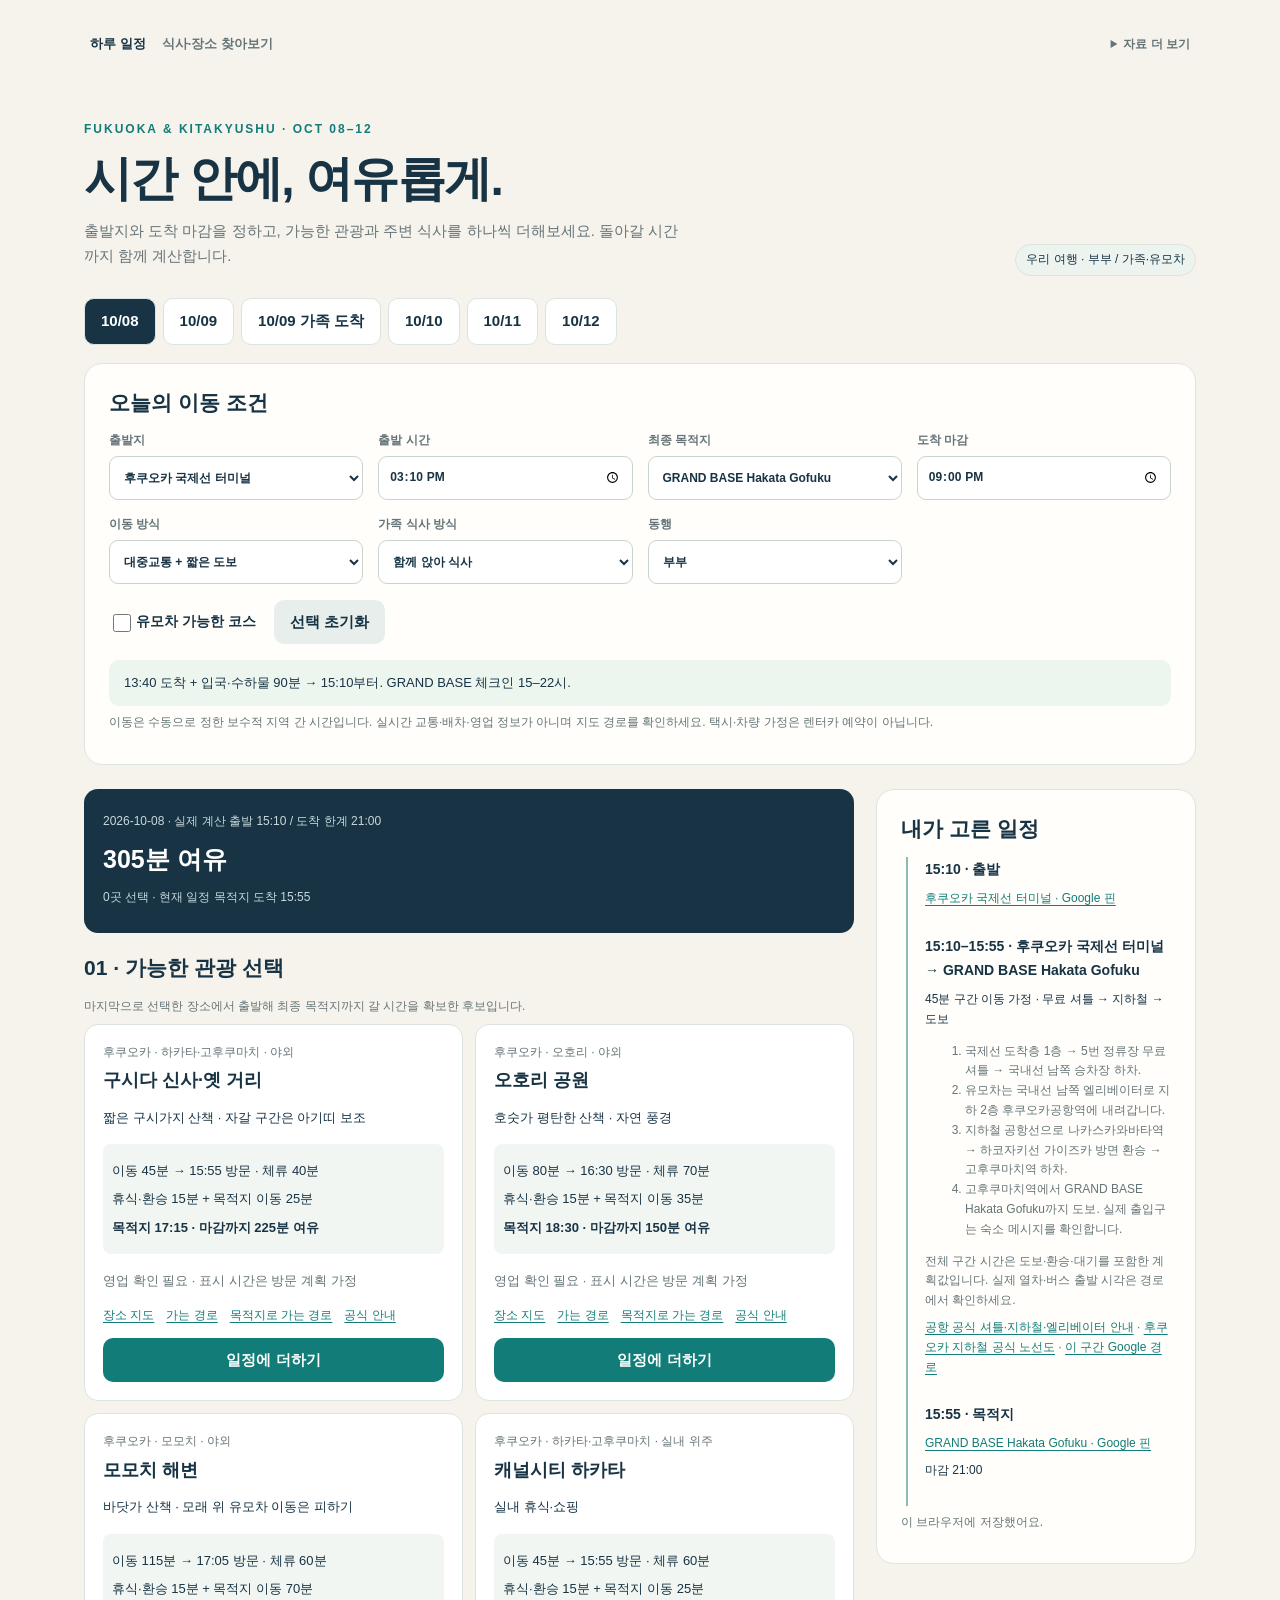
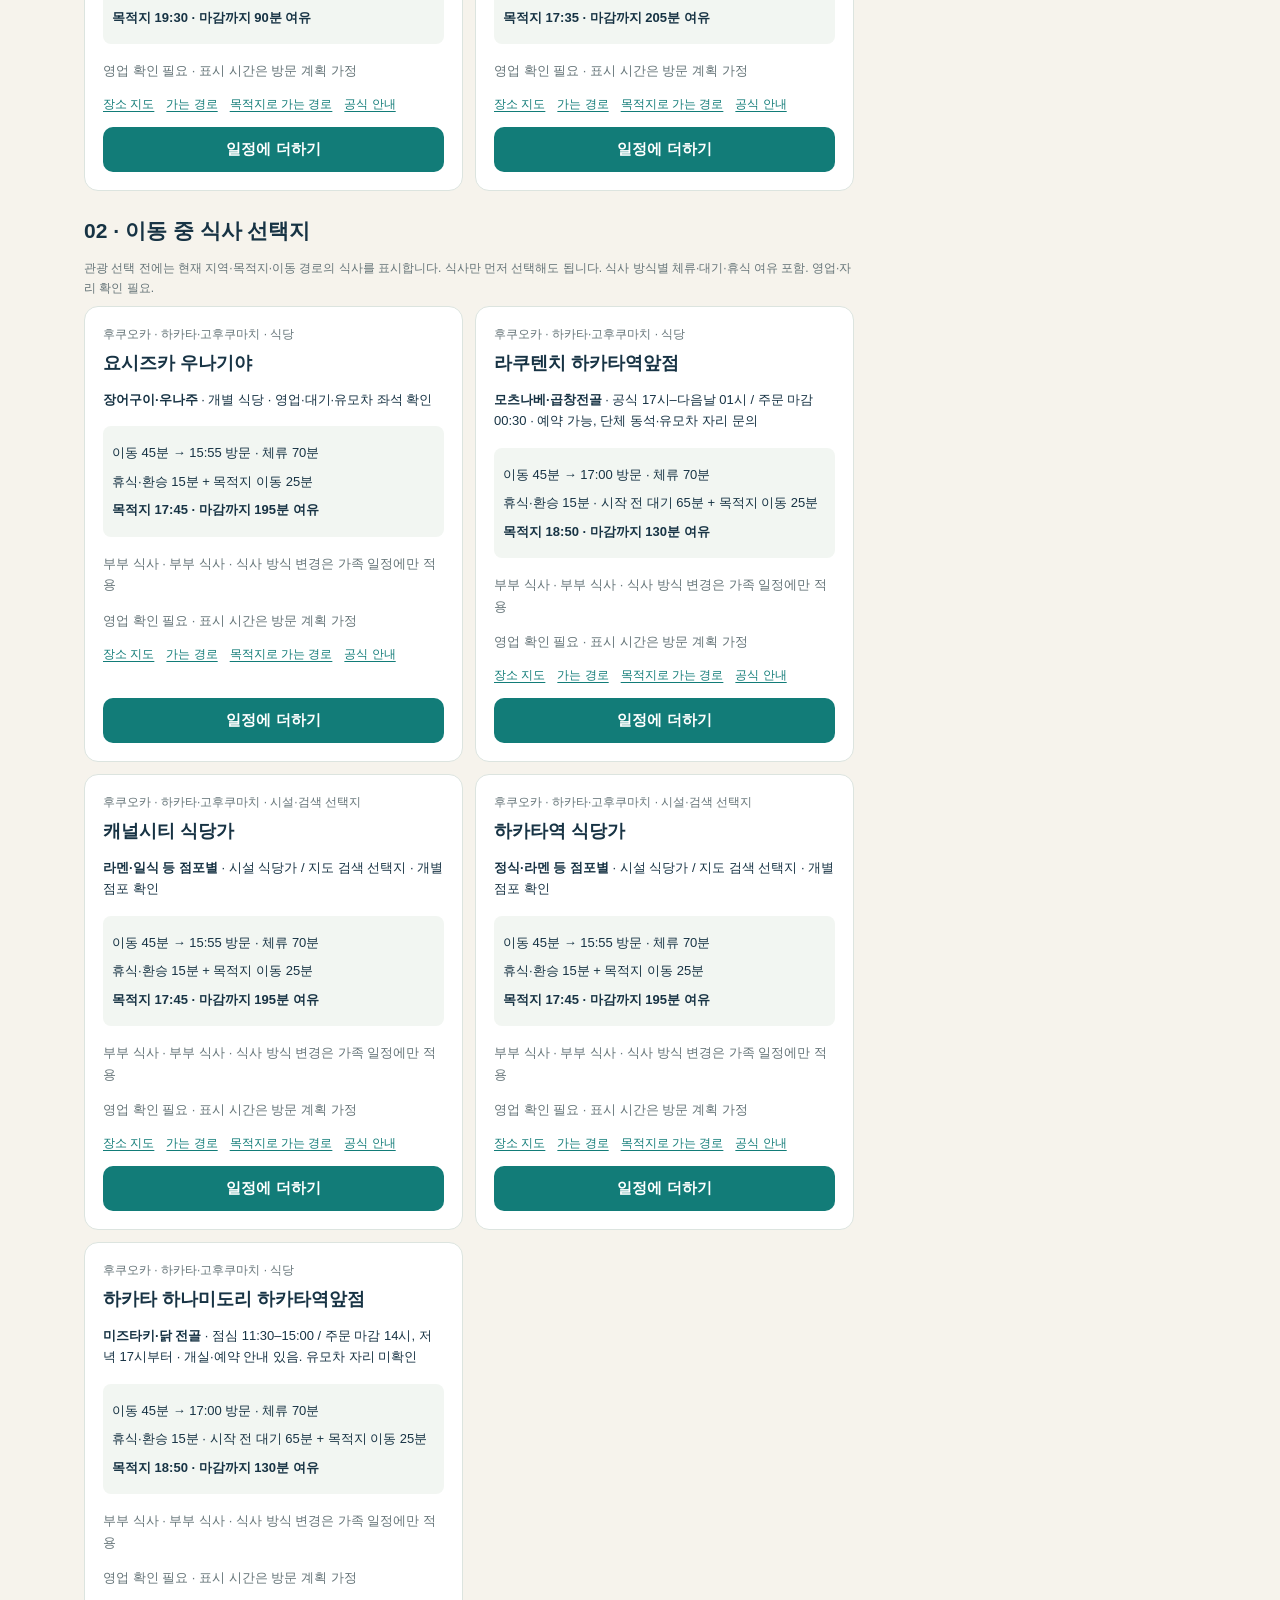
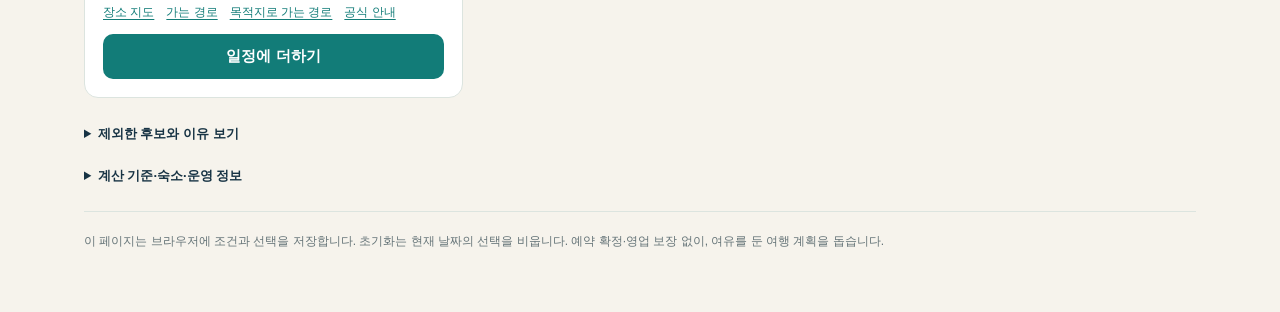
<file: manual.html>
<!doctype html><html lang="ko"><head><meta charset="utf-8"><meta name="viewport" content="width=device-width,initial-scale=1"><meta name="theme-color" content="#173344"><title>후쿠오카 여행 · 오늘의 동선</title><link rel="stylesheet" href="planner/style.css?v=20261008-daily-plan-1"><script type="module" src="planner/app.mjs?v=20261008-daily-plan-1"></script><link rel="stylesheet" href="planner/navigation.css?v=20261008-daily-plan-1"></head><body><main class="wrap"><nav class="category-nav" aria-label="여행 자료"><a href="index.html">하루 일정</a><a href="restaurants.html">식사·장소 찾아보기</a><details><summary>자료 더 보기</summary><div class="more-links"><a href="attractions.html">관광지 사진·상세</a><a href="manual.html" aria-current="page">직접 조합 · 고급</a><a href="itinerary-reference.html">기존 자료</a></div></details></nav><header class="hero"><div><span class="eyebrow">FUKUOKA & KITAKYUSHU · OCT 08–12</span><h1>시간 안에, 여유롭게.</h1><p class="muted">출발지와 도착 마감을 정하고, 가능한 관광과 주변 식사를 하나씩 더해보세요. 돌아갈 시간까지 함께 계산합니다.</p></div><span class="tag">우리 여행 · 부부 / 가족·유모차</span></header><div id="presets" class="presets" aria-label="날짜별 기본 조건"></div><section class="panel" aria-labelledby="conditions"><h2 id="conditions">오늘의 이동 조건</h2><form id="form"><div class="fields"><label>출발지<select id="origin"></select></label><label>출발 시간<input id="departure" type="time" required></label><label>최종 목적지<select id="destination"></select></label><label>도착 마감<input id="deadline" type="time" required></label><label>이동 방식<select id="mode"><option value="transit">대중교통 + 짧은 도보</option><option value="walking">도보만</option><option value="driving">택시·차량 가정</option></select></label><label>가족 식사 방식<select id="mealMode"><option value="together">함께 앉아 식사</option><option value="split">나눠 앉아 동시에 식사</option><option value="relay">두 팀이 번갈아 식사</option></select></label><label>동행<select id="party"><option value="couple">부부</option><option value="family">가족·유모차</option></select></label></div><div class="options"><label><input id="stroller" type="checkbox">유모차 가능한 코스</label><button type="button" class="secondary" id="reset">선택 초기화</button></div></form><p id="daynote" class="note"></p><p class="fine">이동은 수동으로 정한 보수적 지역 간 시간입니다. 실시간 교통·배차·영업 정보가 아니며 지도 경로를 확인하세요. 택시·차량 가정은 렌터카 예약이 아닙니다.</p></section><div id="feedback" aria-live="polite"></div><div class="layout"><div><div id="summary"></div><section class="section"><h2>01 · 가능한 관광 선택</h2><p class="fine">마지막으로 선택한 장소에서 출발해 최종 목적지까지 갈 시간을 확보한 후보입니다.</p><div class="cards" id="attractions"></div></section><section class="section"><h2 id="meal-heading">02 · 이동 중 식사 선택지</h2><p class="fine" id="meal-note">관광 선택 전에는 현재 지역·목적지·이동 경로의 식사를 표시합니다. 식사 방식별 시간과 대기를 계산하며, 교대는 두 팀 모두 마친 뒤 이동합니다. 영업·자리 확인 필요.</p><div class="cards" id="restaurants"></div></section><details><summary>제외한 후보와 이유 보기</summary><div id="excluded"></div></details><details><summary>계산 기준·숙소·운영 정보</summary><p>부부는 정차마다 15분, 가족은 25분의 환승·휴식 여유를 더합니다. 지역 내 이동도 20–25분을 확보합니다. 도보는 같은 지역만 허용합니다. 추가 후보는 현재 시간부터 계산하며, 이미 고른 정차를 중복 계산하지 않습니다.</p><p>각 시설의 표시 시간은 보수적인 방문 계획 범위이며 영업 확정이 아닙니다. 철도기념관은 통상 09–17시, 마지막 입장 16:30. 가라토 먹거리 행사는 금·토 10–15시, 일·공휴일 07–15시이며 10/12는 공휴일입니다. 휴관·개최일·페리 운항을 공식 안내에서 확인하세요.</p><p>KF1 주소는 구즈하 2초메 8 일대의 근사 핀입니다. 실제 입구와 차량 진입은 숙소 안내로 확인하세요. 10/10은 체크인 16시부터이며 13시 짐 맡기기 가능. 10/12 체크아웃 후 짐 보관 불가이므로 짐을 동반합니다.</p><a href="https://www.karatoichiba.com/calendars/" target="_blank" rel="noopener">가라토 공식 달력</a> · <a href="https://www.k-rhm.jp/" target="_blank" rel="noopener">철도기념관 공식</a> · <a href="https://www.fukuoka-airport.jp/en/access/" target="_blank" rel="noopener">공항 접근</a></details></div><aside class="panel timeline" aria-labelledby="timeline-title"><h2 id="timeline-title">내가 고른 일정</h2><div id="timeline"></div><p id="save-status" class="fine"></p></aside></div><noscript><p class="error">일정 계산에는 JavaScript가 필요합니다. 관광지·기존 일정 자료는 위 링크에서 볼 수 있습니다.</p></noscript><footer>이 페이지는 브라우저에 조건과 선택을 저장합니다. 초기화는 현재 날짜의 선택을 비웁니다. 예약 확정·영업 보장 없이, 여유를 둔 여행 계획을 돕습니다.</footer></main></body></html>
</file>
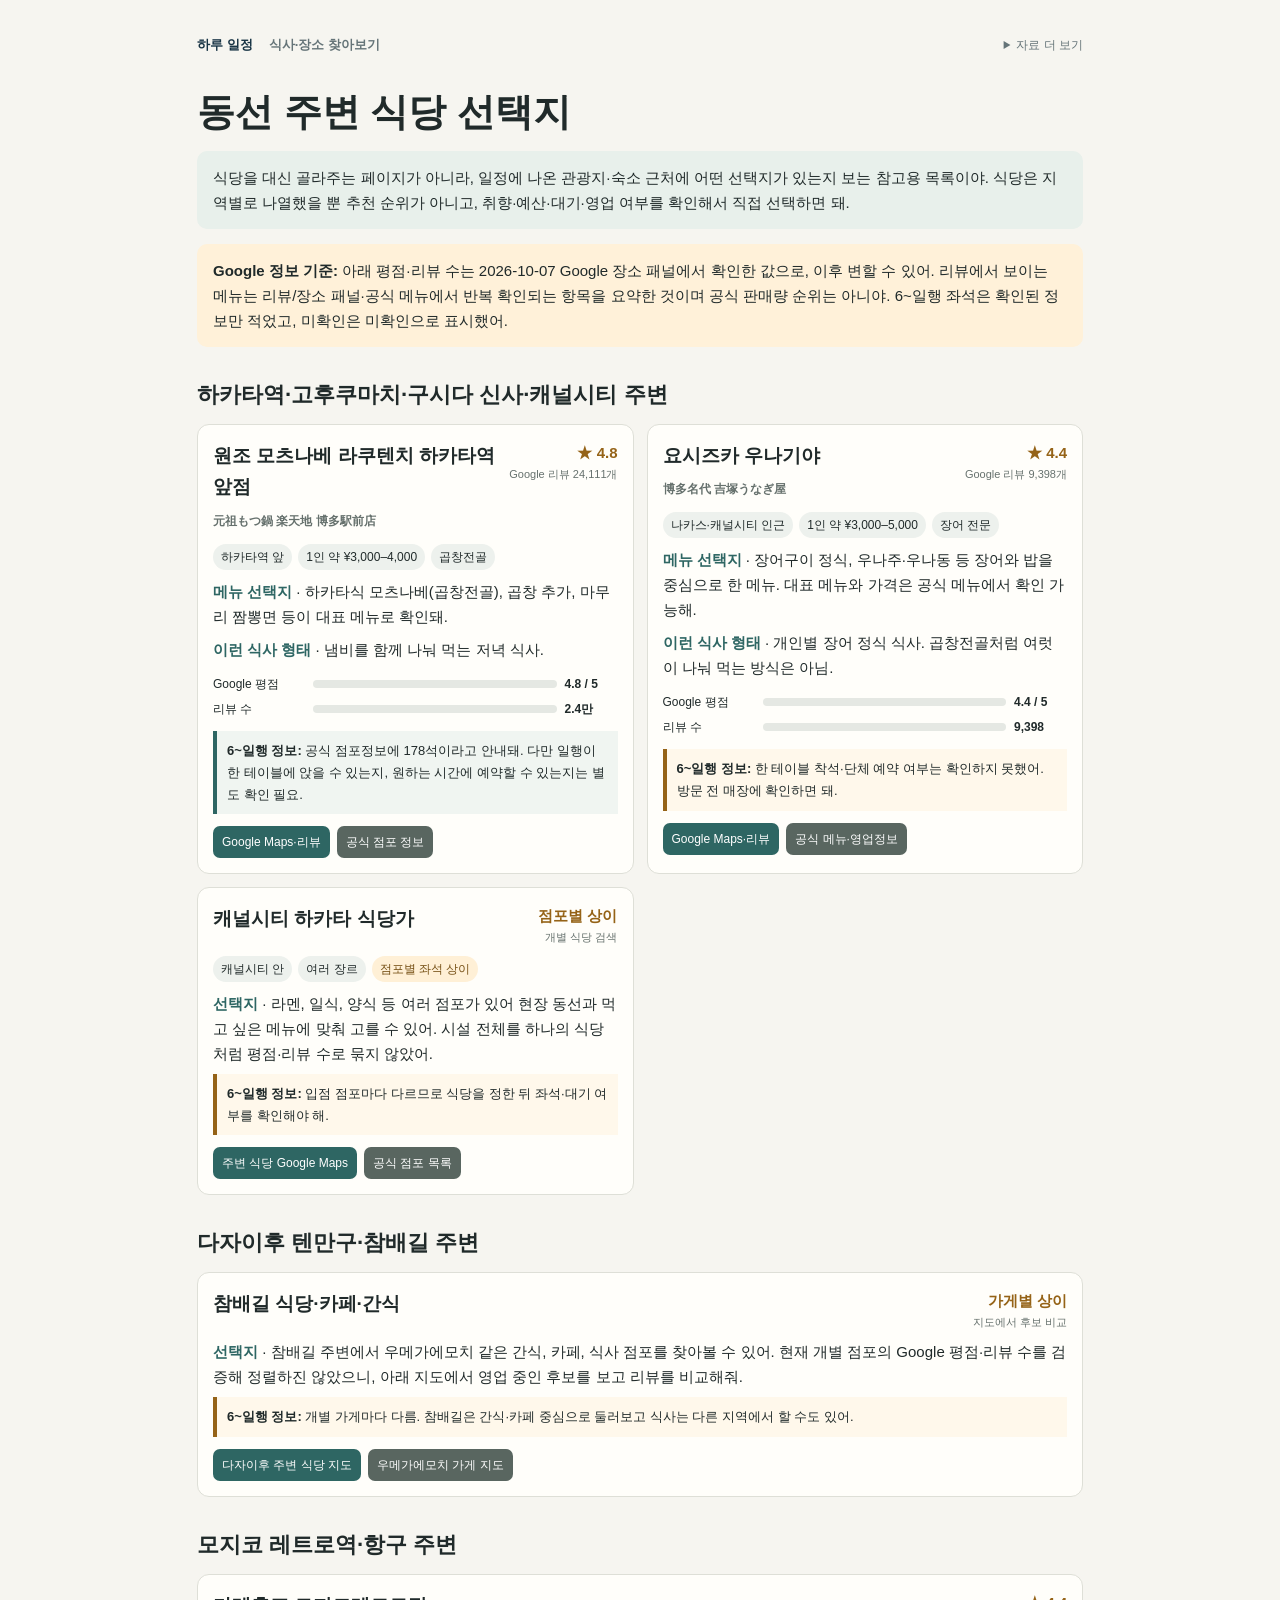
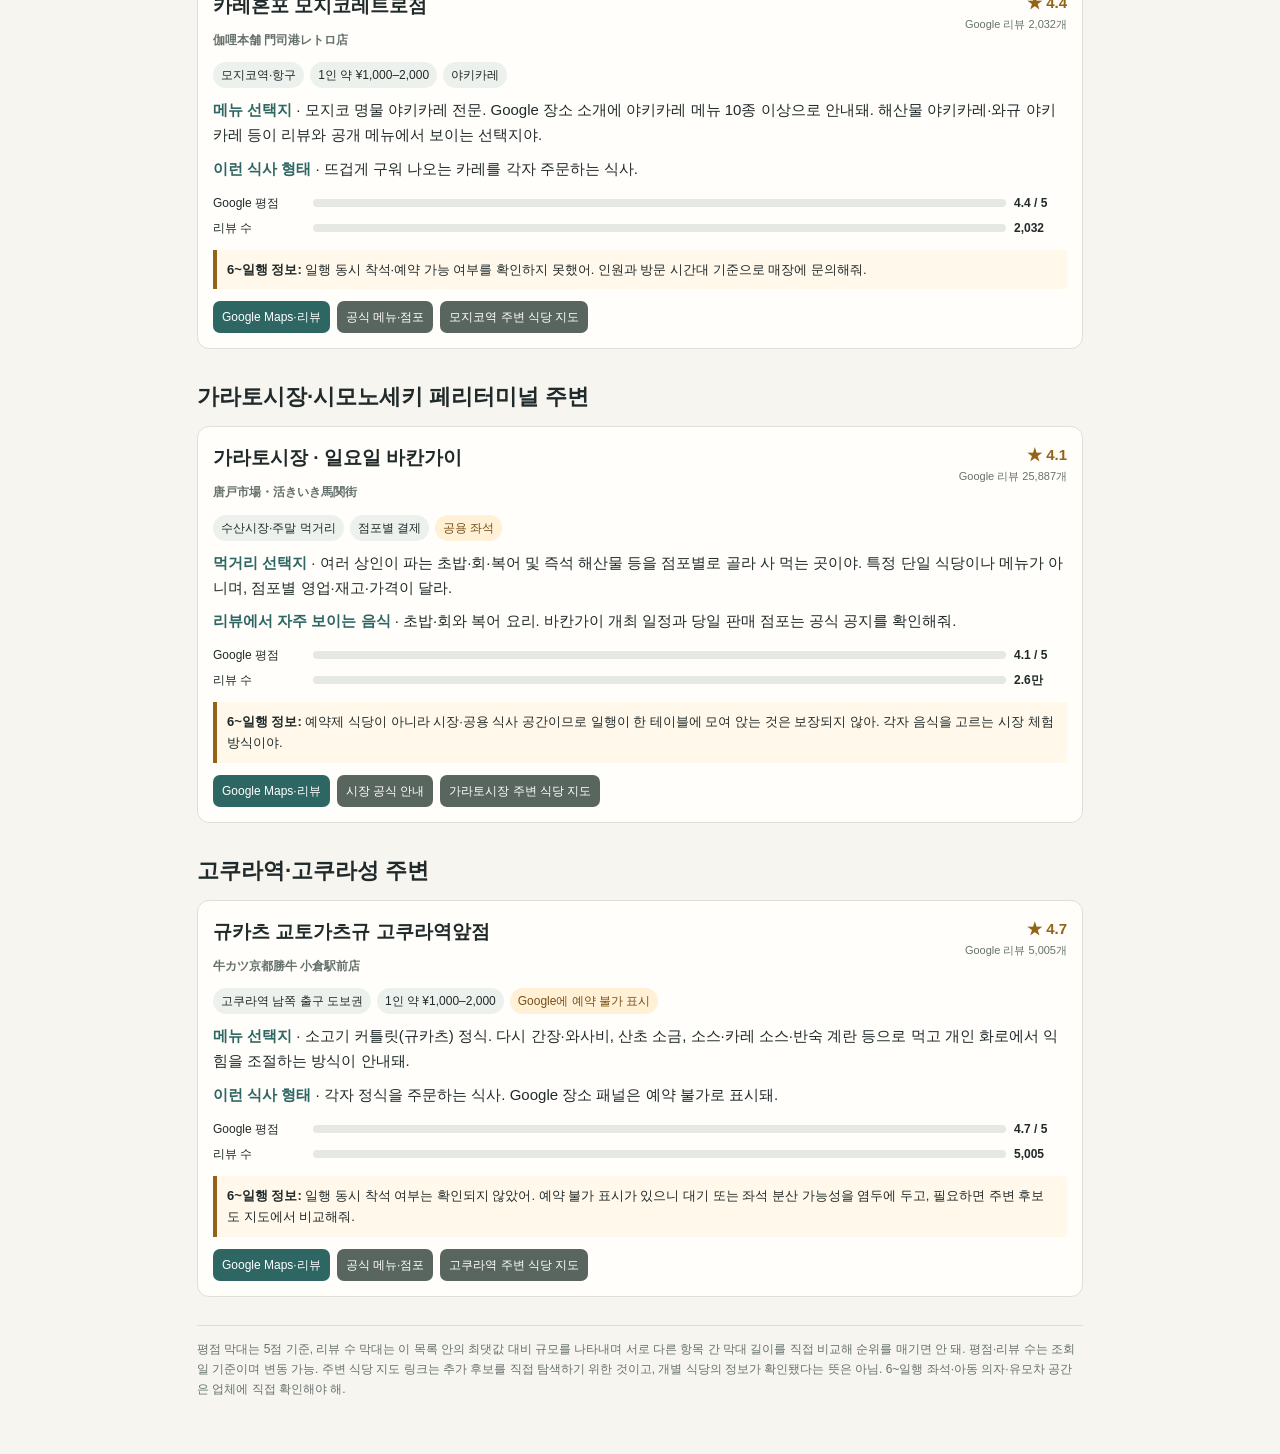
<file: restaurants-reference.html>
<!doctype html>
<html lang="ko"><head><meta charset="utf-8"><meta name="viewport" content="width=device-width,initial-scale=1"><meta name="theme-color" content="#f6f5f0"><title>후쿠오카·기타큐슈 지역별 식당 선택지</title><style>
:root{--paper:#f6f5f0;--card:#fffefa;--ink:#202a2a;--muted:#66716d;--line:#dedfd7;--green:#2e6663;--gold:#956317;--red:#98453b}*{box-sizing:border-box}body{margin:0;background:var(--paper);color:var(--ink);font:15px/1.67 -apple-system,BlinkMacSystemFont,"Apple SD Gothic Neo","Noto Sans KR",sans-serif}.page{max-width:920px;margin:auto;padding:25px 17px 55px}nav{display:flex;gap:10px;flex-wrap:wrap}nav a{color:var(--green)}h1{font-size:clamp(26px,5vw,38px);line-height:1.23;margin:24px 0 10px}h2{font-size:22px;margin:30px 0 10px}.intro,.note{background:#e8f0eb;padding:14px 16px;border-radius:10px}.note{background:#fff1d9}.grid{display:grid;grid-template-columns:repeat(auto-fit,minmax(min(100%,390px),1fr));gap:13px}.card{background:var(--card);border:1px solid var(--line);border-radius:12px;padding:15px}.head{display:flex;justify-content:space-between;gap:10px}.name{font-size:19px;font-weight:750}.score{text-align:right;white-space:nowrap;font-weight:800;color:var(--gold)}.score small{display:block;color:var(--muted);font-size:11px;font-weight:500}.chips{display:flex;flex-wrap:wrap;gap:6px;margin:9px 0}.chip{background:#edf1ed;border-radius:20px;padding:3px 8px;font-size:12px}.chip.warn{background:#fff0d6;color:#765015}.card p{margin:8px 0}.card b.label{color:var(--green)}.capacity{padding:9px 10px;border-left:4px solid var(--green);background:#f0f5f1;font-size:13px}.capacity.warn{border-color:var(--gold);background:#fff8eb}.bars{margin:12px 0}.bar{display:grid;grid-template-columns:92px 1fr 53px;gap:8px;align-items:center;font-size:12px;margin:5px 0}.track{height:8px;background:#e5e8e3;border-radius:9px;overflow:hidden}.fill{height:100%;background:var(--green);border-radius:9px}.links{display:flex;gap:7px;flex-wrap:wrap;margin-top:12px}.links a{background:var(--green);color:white;text-decoration:none;border-radius:7px;padding:6px 9px;font-size:12px}.links a.alt{background:#596660}.fine{font-size:12px;color:var(--muted)}footer{border-top:1px solid var(--line);margin-top:28px;padding-top:13px;color:var(--muted);font-size:12px}</style><link rel="stylesheet" href="planner/navigation.css?v=20261008-daily-plan-1"></head><body><main class="page"><nav class="category-nav" aria-label="여행 자료"><a href="index.html">하루 일정</a><a href="restaurants.html">식사·장소 찾아보기</a><details><summary>자료 더 보기</summary><div class="more-links"><a href="attractions.html">관광지 사진·상세</a><a href="manual.html">직접 조합 · 고급</a><a href="itinerary-reference.html" aria-current="page">기존 자료</a></div></details></nav>

<h1>동선 주변 식당 선택지</h1>
<p class="intro">식당을 대신 골라주는 페이지가 아니라, 일정에 나온 관광지·숙소 근처에 어떤 선택지가 있는지 보는 참고용 목록이야. 식당은 지역별로 나열했을 뿐 추천 순위가 아니고, 취향·예산·대기·영업 여부를 확인해서 직접 선택하면 돼.</p>
<p class="note"><b>Google 정보 기준:</b> 아래 평점·리뷰 수는 2026-10-07 Google 장소 패널에서 확인한 값으로, 이후 변할 수 있어. 리뷰에서 보이는 메뉴는 리뷰/장소 패널·공식 메뉴에서 반복 확인되는 항목을 요약한 것이며 공식 판매량 순위는 아니야. 6~일행 좌석은 확인된 정보만 적었고, 미확인은 미확인으로 표시했어.</p>
<h2>하카타역·고후쿠마치·구시다 신사·캐널시티 주변</h2><div class="grid">
<article class="card"><div class="head"><div class="name">원조 모츠나베 라쿠텐치 하카타역앞점<br><span class="fine">元祖もつ鍋 楽天地 博多駅前店</span></div><div class="score">★ 4.8<small>Google 리뷰 24,111개</small></div></div><div class="chips"><span class="chip">하카타역 앞</span><span class="chip">1인 약 ¥3,000–4,000</span><span class="chip">곱창전골</span></div><p><b class="label">메뉴 선택지</b> · 하카타식 모츠나베(곱창전골), 곱창 추가, 마무리 짬뽕면 등이 대표 메뉴로 확인돼.</p><p><b class="label">이런 식사 형태</b> · 냄비를 함께 나눠 먹는 저녁 식사.</p><div class="bars"><div class="bar"><span>Google 평점</span><span class="track"><span class="fill" style="width:96%"></span></span><b>4.8 / 5</b></div><div class="bar"><span>리뷰 수</span><span class="track"><span class="fill" style="width:96%"></span></span><b>2.4만</b></div></div><div class="capacity"><b>6~일행 정보:</b> 공식 점포정보에 178석이라고 안내돼. 다만 일행이 한 테이블에 앉을 수 있는지, 원하는 시간에 예약할 수 있는지는 별도 확인 필요.</div><div class="links"><a target="_blank" rel="noopener" href="https://www.google.com/maps/search/?api=1&amp;query=元祖もつ鍋+楽天地+博多駅前店">Google Maps·리뷰</a><a class="alt" target="_blank" rel="noopener" href="https://rakutenti.com/shop/hakata3/">공식 점포 정보</a></div></article>
<article class="card"><div class="head"><div class="name">요시즈카 우나기야<br><span class="fine">博多名代 吉塚うなぎ屋</span></div><div class="score">★ 4.4<small>Google 리뷰 9,398개</small></div></div><div class="chips"><span class="chip">나카스·캐널시티 인근</span><span class="chip">1인 약 ¥3,000–5,000</span><span class="chip">장어 전문</span></div><p><b class="label">메뉴 선택지</b> · 장어구이 정식, 우나주·우나동 등 장어와 밥을 중심으로 한 메뉴. 대표 메뉴와 가격은 공식 메뉴에서 확인 가능해.</p><p><b class="label">이런 식사 형태</b> · 개인별 장어 정식 식사. 곱창전골처럼 여럿이 나눠 먹는 방식은 아님.</p><div class="bars"><div class="bar"><span>Google 평점</span><span class="track"><span class="fill" style="width:88%"></span></span><b>4.4 / 5</b></div><div class="bar"><span>리뷰 수</span><span class="track"><span class="fill" style="width:37%"></span></span><b>9,398</b></div></div><div class="capacity warn"><b>6~일행 정보:</b> 한 테이블 착석·단체 예약 여부는 확인하지 못했어. 방문 전 매장에 확인하면 돼.</div><div class="links"><a target="_blank" rel="noopener" href="https://www.google.com/maps/search/?api=1&amp;query=博多名代+吉塚うなぎ屋">Google Maps·리뷰</a><a class="alt" target="_blank" rel="noopener" href="https://yoshizukaunagi.com/">공식 메뉴·영업정보</a></div></article>
<article class="card"><div class="head"><div class="name">캐널시티 하카타 식당가</div><div class="score">점포별 상이<small>개별 식당 검색</small></div></div><div class="chips"><span class="chip">캐널시티 안</span><span class="chip">여러 장르</span><span class="chip warn">점포별 좌석 상이</span></div><p><b class="label">선택지</b> · 라멘, 일식, 양식 등 여러 점포가 있어 현장 동선과 먹고 싶은 메뉴에 맞춰 고를 수 있어. 시설 전체를 하나의 식당처럼 평점·리뷰 수로 묶지 않았어.</p><div class="capacity warn"><b>6~일행 정보:</b> 입점 점포마다 다르므로 식당을 정한 뒤 좌석·대기 여부를 확인해야 해.</div><div class="links"><a target="_blank" rel="noopener" href="https://www.google.com/maps/search/?api=1&amp;query=restaurants+in+Canal+City+Hakata">주변 식당 Google Maps</a><a class="alt" target="_blank" rel="noopener" href="https://canalcity.co.jp/shops">공식 점포 목록</a></div></article>
</div>
<h2>다자이후 텐만구·참배길 주변</h2><div class="grid"><article class="card"><div class="head"><div class="name">참배길 식당·카페·간식</div><div class="score">가게별 상이<small>지도에서 후보 비교</small></div></div><p><b class="label">선택지</b> · 참배길 주변에서 우메가에모치 같은 간식, 카페, 식사 점포를 찾아볼 수 있어. 현재 개별 점포의 Google 평점·리뷰 수를 검증해 정렬하진 않았으니, 아래 지도에서 영업 중인 후보를 보고 리뷰를 비교해줘.</p><div class="capacity warn"><b>6~일행 정보:</b> 개별 가게마다 다름. 참배길은 간식·카페 중심으로 둘러보고 식사는 다른 지역에서 할 수도 있어.</div><div class="links"><a target="_blank" rel="noopener" href="https://www.google.com/maps/search/?api=1&amp;query=restaurants+near+Dazaifu+Tenmangu">다자이후 주변 식당 지도</a><a class="alt" target="_blank" rel="noopener" href="https://www.google.com/maps/search/?api=1&amp;query=梅ヶ枝餅+太宰府">우메가에모치 가게 지도</a></div></article></div>
<h2>모지코 레트로역·항구 주변</h2><div class="grid"><article class="card"><div class="head"><div class="name">카레혼포 모지코레트로점<br><span class="fine">伽哩本舗 門司港レトロ店</span></div><div class="score">★ 4.4<small>Google 리뷰 2,032개</small></div></div><div class="chips"><span class="chip">모지코역·항구</span><span class="chip">1인 약 ¥1,000–2,000</span><span class="chip">야키카레</span></div><p><b class="label">메뉴 선택지</b> · 모지코 명물 야키카레 전문. Google 장소 소개에 야키카레 메뉴 10종 이상으로 안내돼. 해산물 야키카레·와규 야키카레 등이 리뷰와 공개 메뉴에서 보이는 선택지야.</p><p><b class="label">이런 식사 형태</b> · 뜨겁게 구워 나오는 카레를 각자 주문하는 식사.</p><div class="bars"><div class="bar"><span>Google 평점</span><span class="track"><span class="fill" style="width:88%"></span></span><b>4.4 / 5</b></div><div class="bar"><span>리뷰 수</span><span class="track"><span class="fill" style="width:18%"></span></span><b>2,032</b></div></div><div class="capacity warn"><b>6~일행 정보:</b> 일행 동시 착석·예약 가능 여부를 확인하지 못했어. 인원과 방문 시간대 기준으로 매장에 문의해줘.</div><div class="links"><a target="_blank" rel="noopener" href="https://www.google.com/maps/search/?api=1&amp;query=伽哩本舗+門司港レトロ店">Google Maps·리뷰</a><a class="alt" target="_blank" rel="noopener" href="https://www.curry-honpo.com/mojikou-retro.html">공식 메뉴·점포</a><a class="alt" target="_blank" rel="noopener" href="https://www.google.com/maps/search/?api=1&amp;query=restaurants+near+Mojiko+Station">모지코역 주변 식당 지도</a></div></article></div>
<h2>가라토시장·시모노세키 페리터미널 주변</h2><div class="grid"><article class="card"><div class="head"><div class="name">가라토시장 · 일요일 바칸가이<br><span class="fine">唐戸市場・活きいき馬関街</span></div><div class="score">★ 4.1<small>Google 리뷰 25,887개</small></div></div><div class="chips"><span class="chip">수산시장·주말 먹거리</span><span class="chip">점포별 결제</span><span class="chip warn">공용 좌석</span></div><p><b class="label">먹거리 선택지</b> · 여러 상인이 파는 초밥·회·복어 및 즉석 해산물 등을 점포별로 골라 사 먹는 곳이야. 특정 단일 식당이나 메뉴가 아니며, 점포별 영업·재고·가격이 달라.</p><p><b class="label">리뷰에서 자주 보이는 음식</b> · 초밥·회와 복어 요리. 바칸가이 개최 일정과 당일 판매 점포는 공식 공지를 확인해줘.</p><div class="bars"><div class="bar"><span>Google 평점</span><span class="track"><span class="fill" style="width:82%"></span></span><b>4.1 / 5</b></div><div class="bar"><span>리뷰 수</span><span class="track"><span class="fill" style="width:100%"></span></span><b>2.6만</b></div></div><div class="capacity warn"><b>6~일행 정보:</b> 예약제 식당이 아니라 시장·공용 식사 공간이므로 일행이 한 테이블에 모여 앉는 것은 보장되지 않아. 각자 음식을 고르는 시장 체험 방식이야.</div><div class="links"><a target="_blank" rel="noopener" href="https://www.google.com/maps/search/?api=1&amp;query=唐戸市場+下関">Google Maps·리뷰</a><a class="alt" target="_blank" rel="noopener" href="https://www.karatoichiba.com/">시장 공식 안내</a><a class="alt" target="_blank" rel="noopener" href="https://www.google.com/maps/search/?api=1&amp;query=restaurants+near+Karato+Market+Shimonoseki">가라토시장 주변 식당 지도</a></div></article></div>
<h2>고쿠라역·고쿠라성 주변</h2><div class="grid"><article class="card"><div class="head"><div class="name">규카츠 교토가츠규 고쿠라역앞점<br><span class="fine">牛カツ京都勝牛 小倉駅前店</span></div><div class="score">★ 4.7<small>Google 리뷰 5,005개</small></div></div><div class="chips"><span class="chip">고쿠라역 남쪽 출구 도보권</span><span class="chip">1인 약 ¥1,000–2,000</span><span class="chip warn">Google에 예약 불가 표시</span></div><p><b class="label">메뉴 선택지</b> · 소고기 커틀릿(규카츠) 정식. 다시 간장·와사비, 산초 소금, 소스·카레 소스·반숙 계란 등으로 먹고 개인 화로에서 익힘을 조절하는 방식이 안내돼.</p><p><b class="label">이런 식사 형태</b> · 각자 정식을 주문하는 식사. Google 장소 패널은 예약 불가로 표시돼.</p><div class="bars"><div class="bar"><span>Google 평점</span><span class="track"><span class="fill" style="width:94%"></span></span><b>4.7 / 5</b></div><div class="bar"><span>리뷰 수</span><span class="track"><span class="fill" style="width:25%"></span></span><b>5,005</b></div></div><div class="capacity warn"><b>6~일행 정보:</b> 일행 동시 착석 여부는 확인되지 않았어. 예약 불가 표시가 있으니 대기 또는 좌석 분산 가능성을 염두에 두고, 필요하면 주변 후보도 지도에서 비교해줘.</div><div class="links"><a target="_blank" rel="noopener" href="https://www.google.com/maps/search/?api=1&amp;query=牛カツ京都勝牛+小倉駅前店">Google Maps·리뷰</a><a class="alt" target="_blank" rel="noopener" href="https://ko.gyukatsu-kyotokatsugyu.com/kokuraekimae">공식 메뉴·점포</a><a class="alt" target="_blank" rel="noopener" href="https://www.google.com/maps/search/?api=1&amp;query=restaurants+near+Kokura+Station+Kitakyushu">고쿠라역 주변 식당 지도</a></div></article></div>
<footer>평점 막대는 5점 기준, 리뷰 수 막대는 이 목록 안의 최댓값 대비 규모를 나타내며 서로 다른 항목 간 막대 길이를 직접 비교해 순위를 매기면 안 돼. 평점·리뷰 수는 조회일 기준이며 변동 가능. 주변 식당 지도 링크는 추가 후보를 직접 탐색하기 위한 것이고, 개별 식당의 정보가 확인됐다는 뜻은 아님. 6~일행 좌석·아동 의자·유모차 공간은 업체에 직접 확인해야 해.</footer>
</main></body></html>
</file>
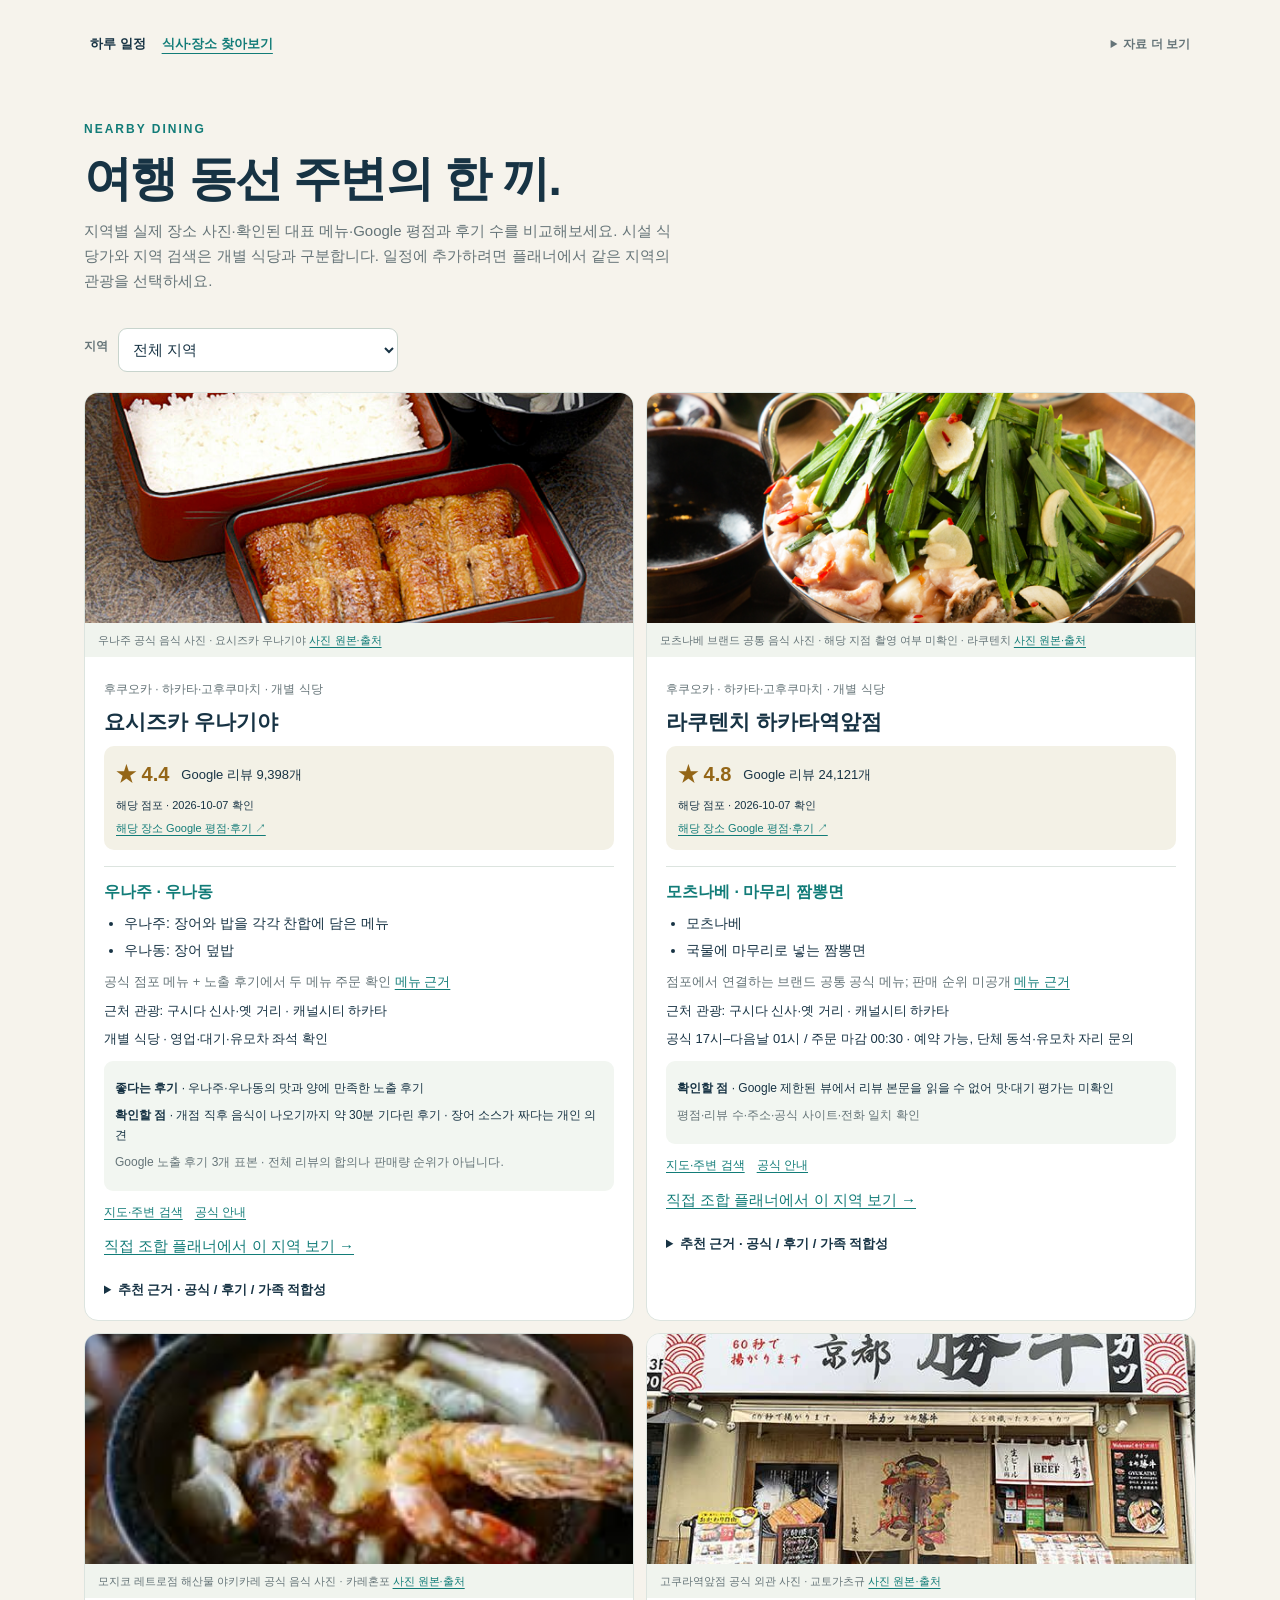
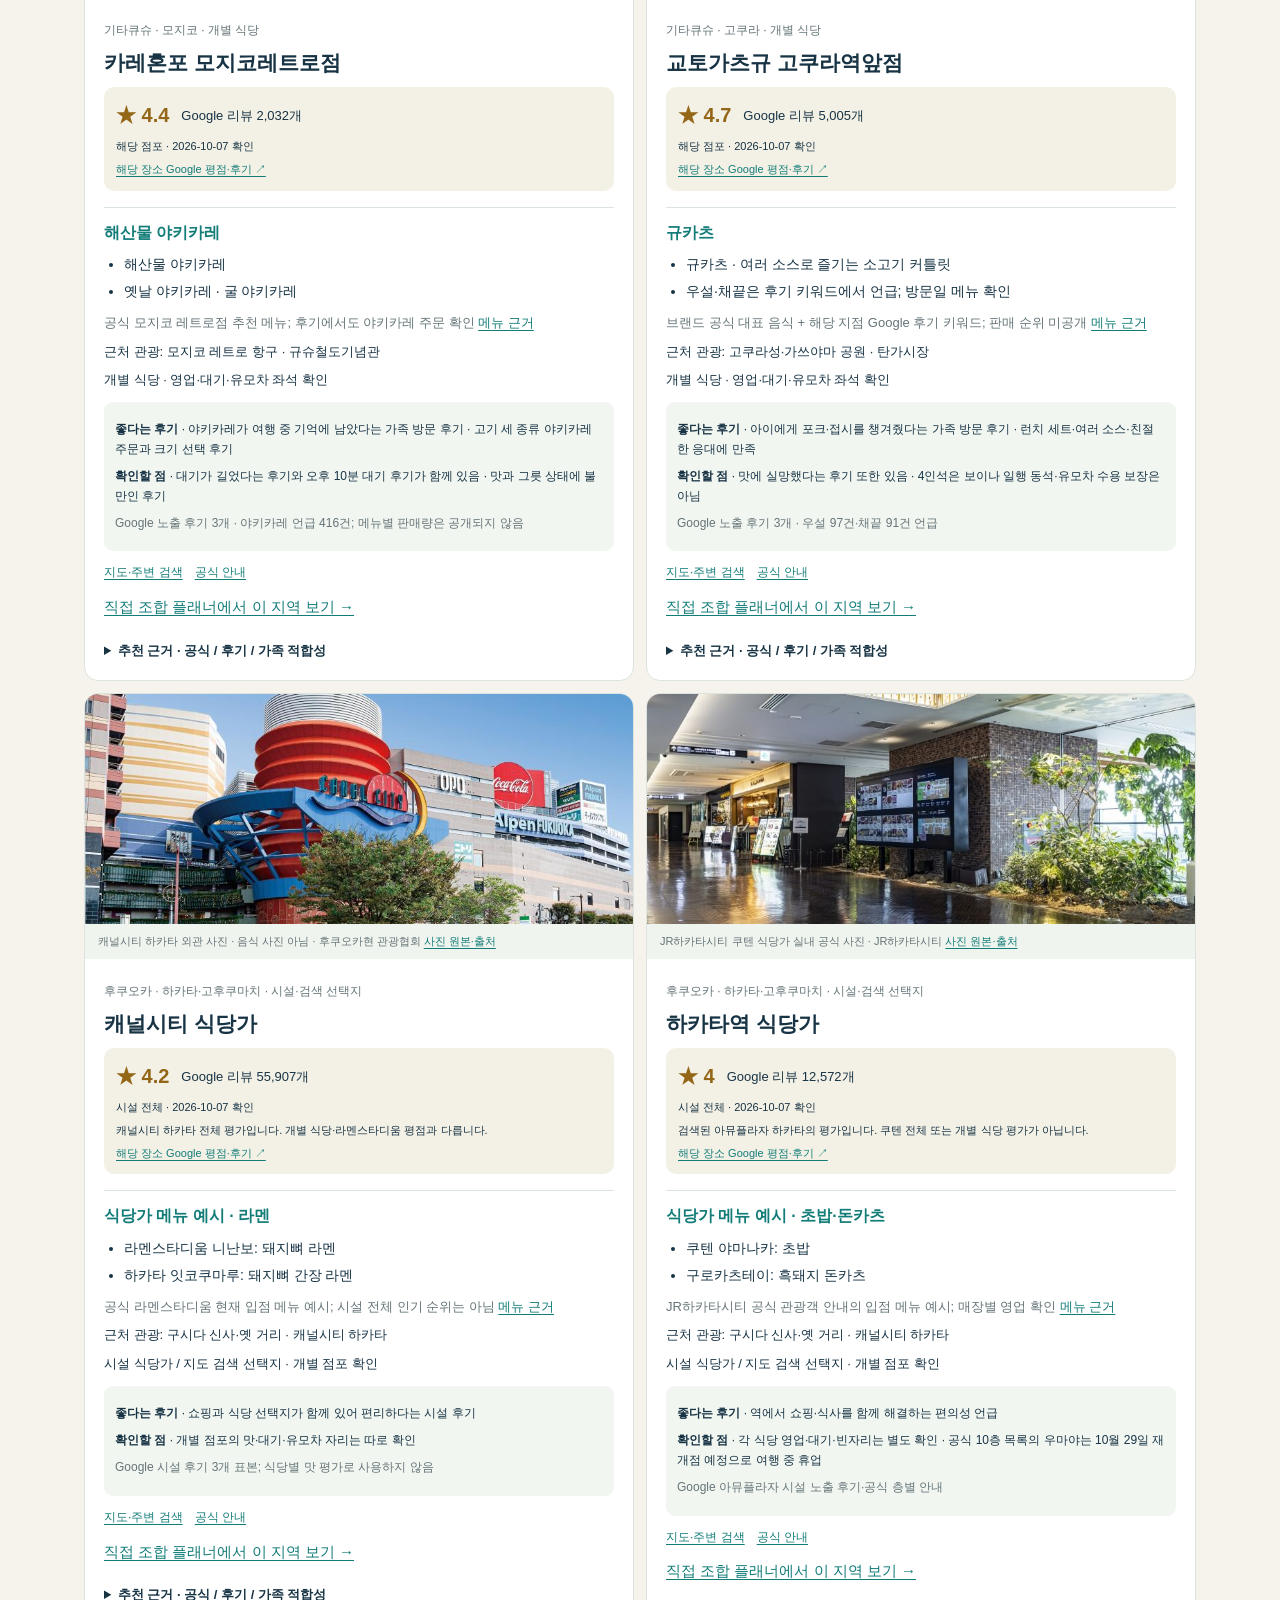
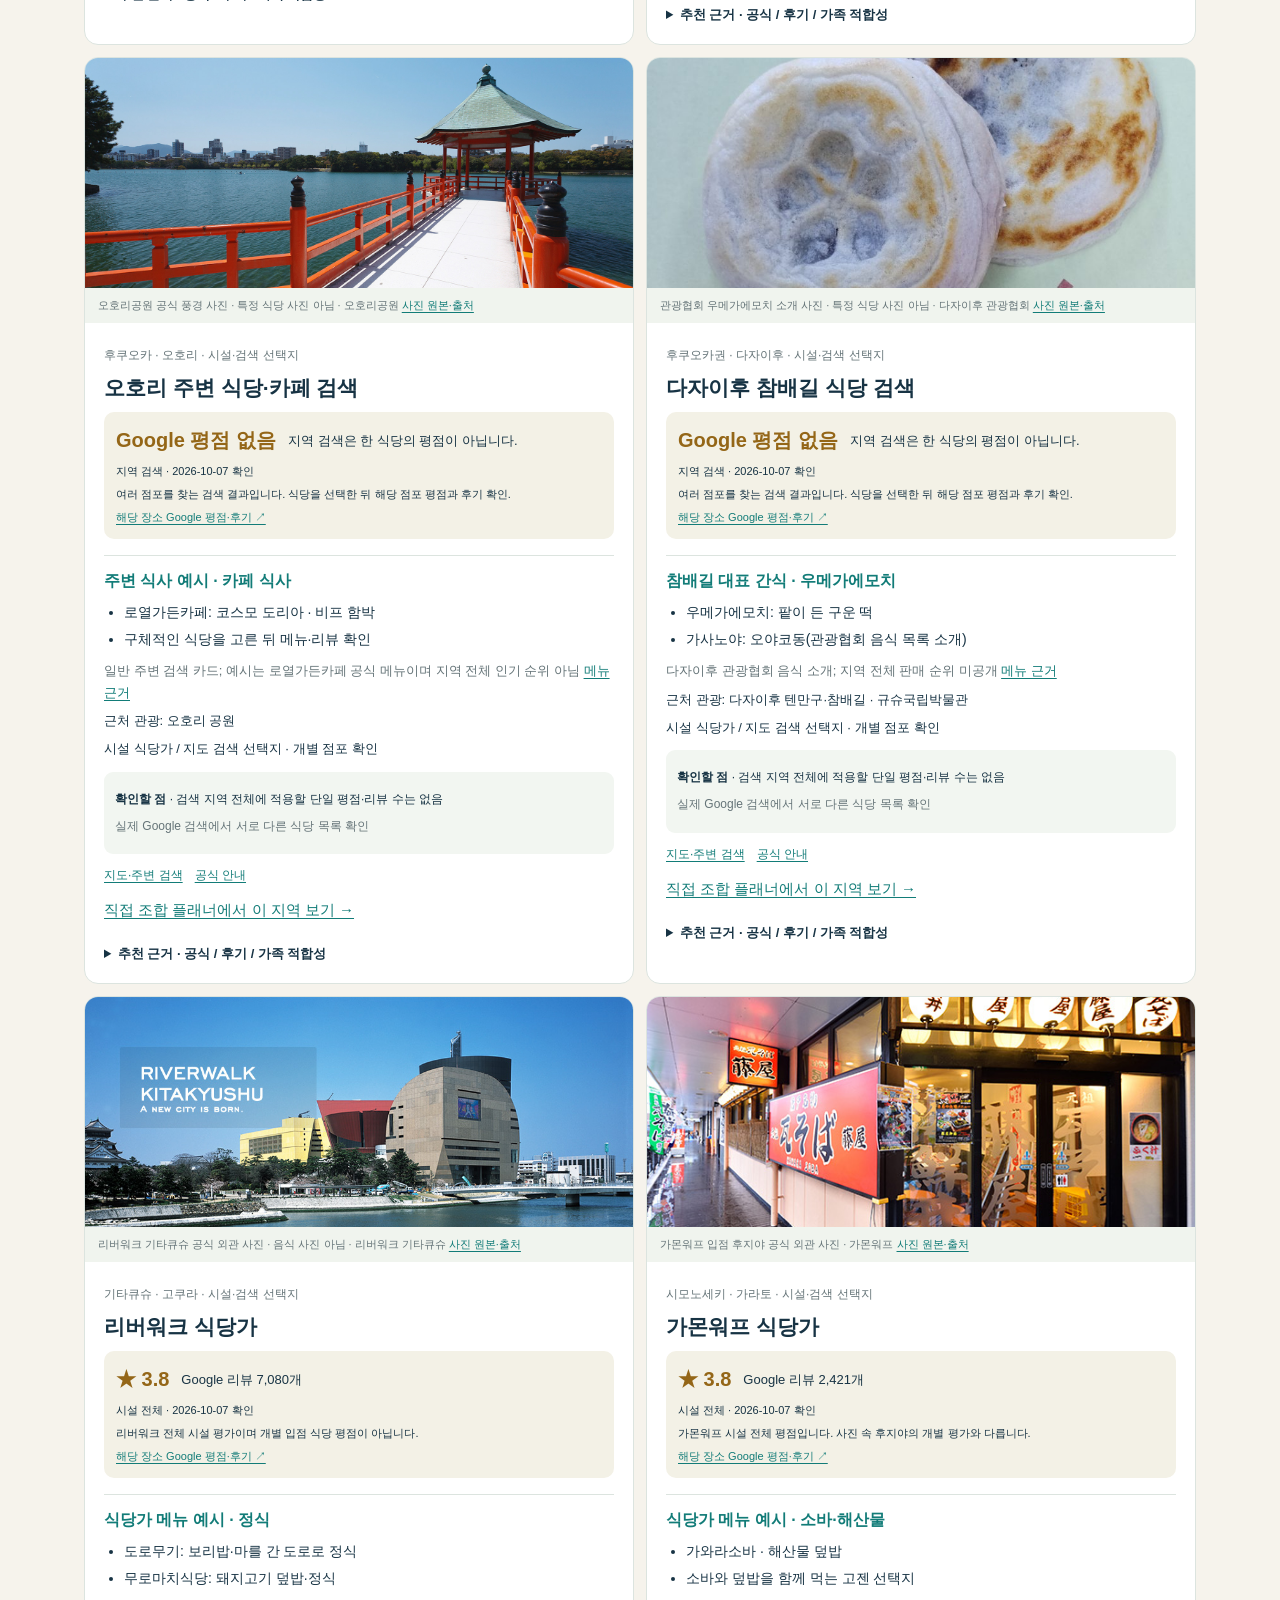
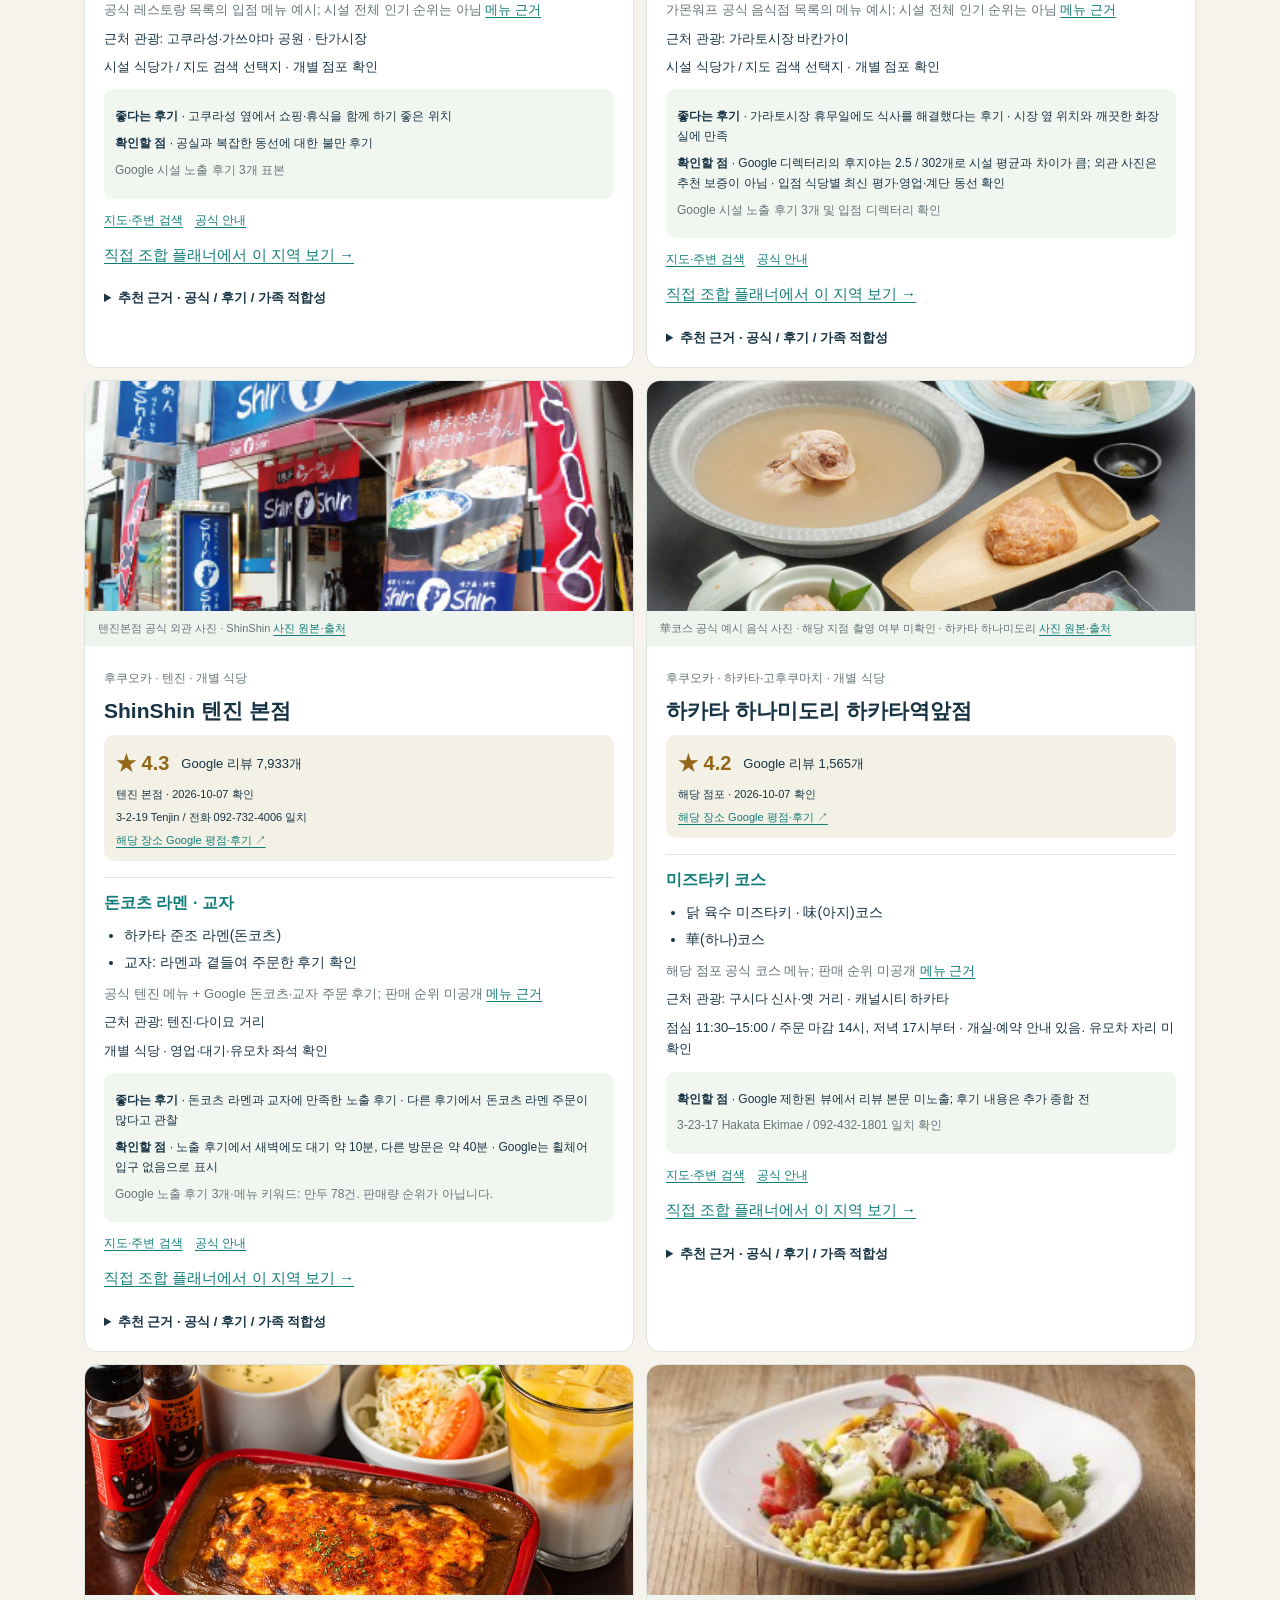
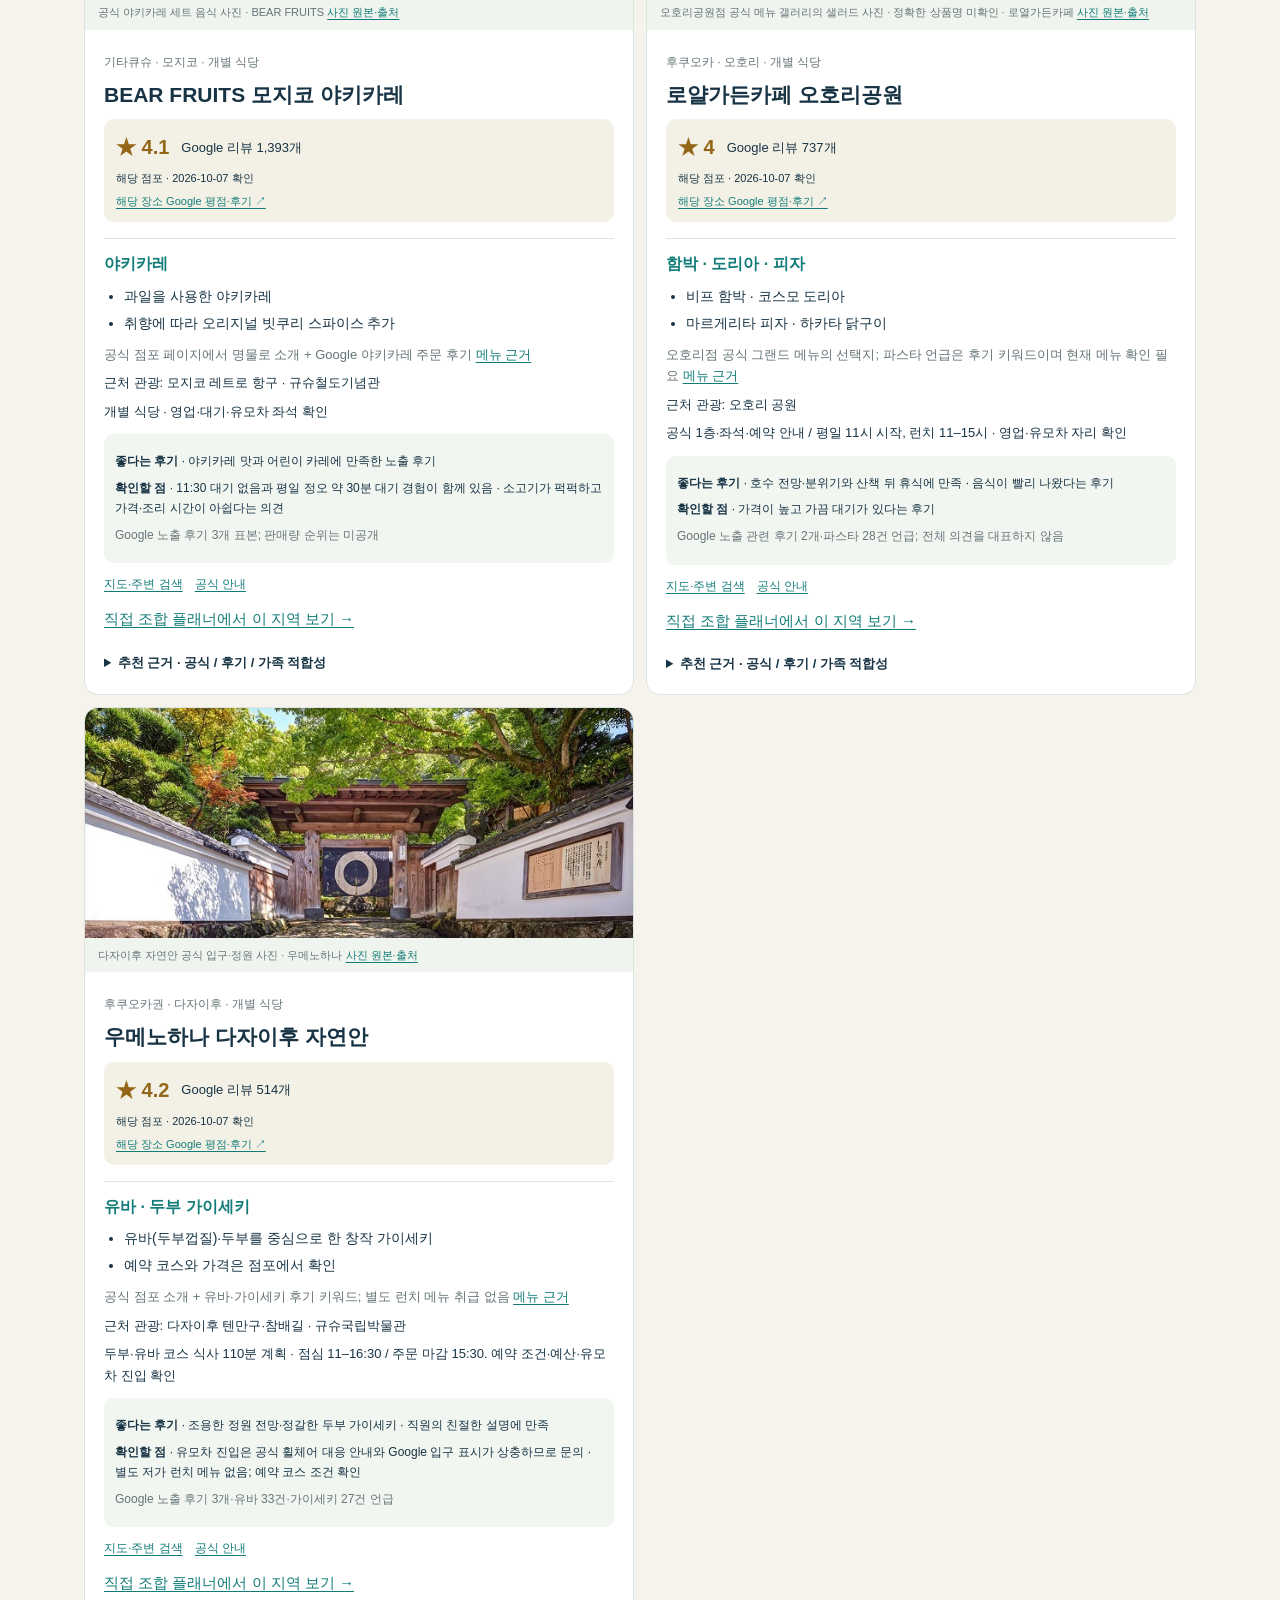
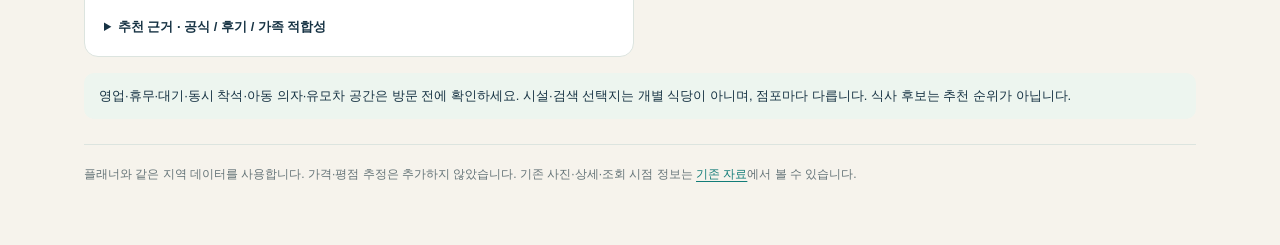
<file: restaurants.html>
<!doctype html><html lang="ko"><head><meta charset="utf-8"><meta name="viewport" content="width=device-width,initial-scale=1"><title>후쿠오카 · 동선 주변 식사</title><link rel="stylesheet" href="planner/style.css?v=20261008-daily-plan-1"><script type="module" src="planner/restaurants.mjs?v=20261008-daily-plan-1"></script><link rel="stylesheet" href="planner/navigation.css?v=20261008-daily-plan-1"><link rel="stylesheet" href="planner/dining.css?v=20261008-daily-plan-1"></head><body><main class="wrap"><nav class="category-nav" aria-label="여행 자료"><a href="index.html">하루 일정</a><a href="restaurants.html" aria-current="page">식사·장소 찾아보기</a><details><summary>자료 더 보기</summary><div class="more-links"><a href="attractions.html">관광지 사진·상세</a><a href="manual.html">직접 조합 · 고급</a><a href="itinerary-reference.html">기존 자료</a></div></details></nav><header class="hero"><div><span class="eyebrow">NEARBY DINING</span><h1>여행 동선 주변의 한 끼.</h1><p class="muted">지역별 실제 장소 사진·확인된 대표 메뉴·Google 평점과 후기 수를 비교해보세요. 시설 식당가와 지역 검색은 개별 식당과 구분합니다. 일정에 추가하려면 플래너에서 같은 지역의 관광을 선택하세요.</p></div></header><div class="restaurant-filters"><label for="zone">지역</label><select id="zone"><option value="all">전체 지역</option></select></div><div id="dining" class="cards"></div><p class="note">영업·휴무·대기·동시 착석·아동 의자·유모차 공간은 방문 전에 확인하세요. 시설·검색 선택지는 개별 식당이 아니며, 점포마다 다릅니다. 식사 후보는 추천 순위가 아닙니다.</p><footer>플래너와 같은 지역 데이터를 사용합니다. 가격·평점 추정은 추가하지 않았습니다. 기존 사진·상세·조회 시점 정보는 <a href="restaurants-reference.html">기존 자료</a>에서 볼 수 있습니다.</footer></main></body></html>
</file>
<file: planner/style.css>
:root{--navy:#173344;--teal:#127c78;--paper:#f6f3ec;--muted:#657478;--line:#dce4df;--gold:#a66b1d}*{box-sizing:border-box}body{margin:0;background:var(--paper);color:var(--navy);font:15px/1.65 -apple-system,BlinkMacSystemFont,'Apple SD Gothic Neo',sans-serif}a{color:var(--teal);text-underline-offset:3px}button,input,select{font:inherit}button,a,input,select{touch-action:manipulation}button{cursor:pointer;border:0;border-radius:10px;padding:10px 16px;background:var(--teal);color:#fff;font-weight:650}button:hover{filter:brightness(.94)}button.secondary{background:#e7eeeb;color:var(--navy)}:focus-visible{outline:3px solid #da9c36;outline-offset:3px}.wrap{max-width:1160px;margin:auto;padding:24px 24px 60px}nav{display:flex;gap:20px;flex-wrap:wrap;font-size:13px}nav a{text-decoration:none}.hero{padding:32px 0 22px;display:flex;align-items:end;justify-content:space-between;gap:20px}.eyebrow{font-size:12px;font-weight:750;letter-spacing:2px;color:var(--teal)}h1{font-size:clamp(30px,5vw,48px);line-height:1.2;letter-spacing:-1.6px;margin:9px 0 12px}h2{font-size:21px;line-height:1.4;margin:0 0 14px}h3{margin:6px 0;font-size:18px;line-height:1.4}p{margin:7px 0}.muted,.fine{color:var(--muted)}.fine{font-size:12px}.hero p{max-width:600px}.tag{border:1px solid var(--line);border-radius:30px;padding:5px 10px;font-size:12px;display:inline-block;background:#edf4ef}.presets{display:flex;gap:7px;flex-wrap:wrap;margin-bottom:18px}.presets button{background:white;color:var(--navy);border:1px solid var(--line)}.presets button.active{background:var(--navy);color:white}.panel{background:#fffefb;border:1px solid var(--line);border-radius:18px;padding:24px}.fields{display:grid;grid-template-columns:repeat(4,1fr);gap:15px}label{display:block;font-size:12px;font-weight:650;color:var(--muted)}input,select{width:100%;border:1px solid #c8d4cd;background:#fff;border-radius:9px;padding:10px;color:var(--navy);margin-top:5px;min-height:44px}.options{display:flex;gap:18px;align-items:center;flex-wrap:wrap;margin-top:16px}.options label{font-size:14px;color:var(--navy)}input[type=checkbox]{width:18px;min-height:18px;vertical-align:middle;margin-right:5px}.note{padding:12px 15px;border-radius:10px;background:#edf5ef;font-size:13px;margin-top:16px}.layout{display:grid;grid-template-columns:minmax(0,1fr) 320px;gap:22px;margin-top:24px;align-items:start}.summary{background:var(--navy);color:#fff;border-radius:14px;padding:19px;margin-bottom:20px}.summary strong{font-size:25px}.summary .fine{color:#c8d9dc}.cards{display:grid;grid-template-columns:repeat(2,minmax(0,1fr));gap:12px}.card{border:1px solid var(--line);border-radius:14px;background:white;padding:18px;display:flex;flex-direction:column}.card p{font-size:13px}.card .meta{background:#f2f6f2;padding:9px;border-radius:8px;margin:9px 0}.card .links{display:flex;gap:12px;font-size:12px;margin:7px 0 12px}.card button{margin-top:auto;width:100%}.section{margin-bottom:25px}.timeline{position:sticky;top:18px}.step{border-left:2px solid #8dbab3;padding:0 0 18px 17px;margin-left:5px}.step strong{font-size:14px}.step p{font-size:12px}.step button{padding:4px 8px;font-size:12px}.error{background:#fff0e6;color:#8f3d1e;padding:13px;border-radius:10px;margin-bottom:15px}.empty{border:1px dashed #abbeb6;padding:22px;border-radius:12px;color:var(--muted);font-size:14px}details{margin-top:20px;font-size:13px}summary{cursor:pointer;font-weight:650}footer{border-top:1px solid var(--line);margin-top:25px;padding-top:20px;font-size:12px;color:var(--muted)}.restaurant-filters{display:flex;gap:10px;margin-bottom:20px;align-items:center}.restaurant-filters select{max-width:280px}.removed{color:#8f3d1e;font-size:13px}@media(max-width:850px){.layout{grid-template-columns:1fr}.timeline{position:static;grid-row:1}.fields{grid-template-columns:repeat(2,1fr)}.hero{display:block}.hero>.tag{margin-top:12px}}@media(max-width:500px){.wrap{padding:18px 15px 40px}.panel{padding:17px}.cards{grid-template-columns:1fr}.fields{gap:10px}nav{gap:14px}.hero{padding:24px 0 18px}.options{gap:12px}.hero h1{letter-spacing:-1px}}
</file>
<file: planner/scenarios.css>
.daily-hero{margin:10px 0 16px}.daily-hero h1{font-size:clamp(23px,4vw,32px);letter-spacing:-.8px;margin:5px 0;line-height:1.3}.daily-hero .eyebrow{font-size:10px}.daily-dates{position:sticky;top:0;z-index:10;display:flex;gap:6px;padding:10px 0;background:var(--paper);border-bottom:1px solid var(--line)}.daily-dates button{flex:1;padding:10px 5px;background:#e6ede8;color:var(--navy);border-radius:9px;min-height:60px}.daily-dates button b,.daily-dates button span{display:block}.daily-dates button span{font-size:11px;font-weight:400;margin-top:3px}.daily-dates button.active{background:var(--navy);color:#fff}.day-lead{margin:22px 0 19px}.day-lead h2{font-size:clamp(23px,4vw,29px);margin:5px 0 9px}.day-lead>p{font-size:13px}.day-lead .risk{font-weight:650;color:#88611c}.view-controls{display:flex;align-items:center;gap:7px;flex-wrap:wrap;margin-top:14px}.view-controls button{padding:7px 11px;font-size:12px}.view-controls button[aria-pressed=true]{background:var(--teal);color:white}.view-controls label{max-width:150px}.view-controls input{min-height:35px;padding:4px 7px;margin-top:2px}#view-caption{margin-top:8px;font-size:11px;color:var(--muted)}.event-card{display:grid;grid-template-columns:115px minmax(0,1fr);gap:16px;border:1px solid var(--line);border-radius:13px;padding:17px 19px;background:#fffefa;margin:10px 0}.event-time time{display:block;font-size:13px;font-weight:750;color:var(--teal);white-space:nowrap}.event-time span{display:block;font-size:11px;color:var(--muted);margin-top:4px}.event-body h3{font-size:17px;margin:3px 0 6px}.event-kind{font-size:10px;color:var(--muted)}.event-reason{font-size:12px;color:var(--muted);margin:4px 0 8px}.event-links{display:flex;gap:7px;flex-wrap:wrap;font-size:12px}.event-links .route-link{font-weight:650}.transport-detail,.inline-meal{margin-top:11px;font-size:12px}.transport-detail summary,.inline-meal summary{color:var(--teal);font-size:12px;font-weight:600}.transport-detail ol{padding-left:20px}.transport-detail li{margin:6px 0}.inline-meal{padding:10px 12px;background:#f0f5ef;border-radius:9px}.meal-preview{display:grid;grid-template-columns:130px 1fr;gap:13px;margin-top:12px;font-size:12px}.meal-preview figure{margin:0}.meal-preview img{width:130px;height:100px;object-fit:cover;border-radius:7px}.meal-preview figcaption{font-size:9px;line-height:1.4;margin-top:5px}.inline-meal select{font-size:12px;max-width:650px}.daily-fold{background:#fffefa;border:1px solid var(--line);border-radius:12px;padding:14px 17px;margin:13px 0;font-size:13px}.daily-fold>summary{font-size:14px;font-weight:650;cursor:pointer}.daily-fold[open]>summary{margin-bottom:15px}.alternative-row{display:flex;gap:15px;justify-content:space-between;align-items:center;border-top:1px solid var(--line);padding:13px 0}.alternative-row:first-child{border-top:0}.alternative-row h3{font-size:16px;margin:0 0 5px}.alternative-row h3 small{font-size:10px;color:var(--teal)}.alternative-row p{font-size:12px;color:var(--muted)}.alternative-row button{white-space:nowrap;font-size:12px;padding:8px 11px}.alternative-row button:disabled{opacity:.4;cursor:default}.adjust-fields{display:grid;grid-template-columns:repeat(2,1fr);gap:13px}.relaxed-choice{display:inline-block;margin:15px 15px 15px 0;font-size:13px}input[type=checkbox]{width:16px;min-height:16px}.map-layout{display:grid;grid-template-columns:1fr 1fr;gap:22px}#place-map{width:100%;height:280px;border:0;border-radius:10px}.map-pins{list-style:none;padding:0;margin:0}.map-pins li{margin-bottom:11px}.map-pins button{font-size:11px;text-align:left;padding:6px 8px}.map-pins span{display:block;font-size:10px}.map-pins a{font-size:11px}.overview-row{display:grid;grid-template-columns:65px 1fr 85px;gap:15px;align-items:center;padding:12px 0;border-top:1px solid var(--line)}.overview-row button{font-size:11px;padding:7px}.overview-row p{font-size:12px}.hour-focus>h3{font-size:15px;margin:16px 0 8px}#save-status{font-size:10px;color:var(--muted);margin:12px 0}#selected-schedule{scroll-margin-top:85px}@media(max-width:600px){.wrap{padding-top:13px}.event-card{grid-template-columns:1fr;gap:8px;padding:14px}.event-time{display:flex;gap:10px;align-items:center}.event-time span{margin-top:0}.daily-dates{gap:4px}.daily-dates button{padding:9px 3px;min-height:57px}.meal-preview{grid-template-columns:110px 1fr}.meal-preview img{width:110px;height:90px}.map-layout{grid-template-columns:1fr}.adjust-fields{gap:10px}.overview-row{grid-template-columns:50px 1fr 75px;gap:8px}.day-lead{margin-top:18px}.alternative-row{align-items:start}}

.selected-heading{display:flex;gap:15px;align-items:center;justify-content:space-between}.selected-heading button{font-size:10px;padding:6px 9px;white-space:nowrap}.selected-heading h2{margin-right:auto}

.view-controls [hidden]{display:none!important}.quiet-event{padding:10px 16px;background:#f0f3ed;border-color:#e2e7df}.quiet-event .event-body h3{font-size:13px;margin:1px 0 3px}.quiet-event .event-kind{font-size:9px}.quiet-event .event-reason{font-size:11px;margin:3px 0 0}.quiet-event .event-links:empty{display:none}.quiet-event .event-time time{font-size:12px}@media(max-width:600px){.quiet-event{padding:9px 13px;gap:3px}.quiet-event .event-time{gap:7px}}
</file>
<file: planner/navigation.css>
nav.category-nav{display:flex;align-items:center;gap:16px;flex-wrap:wrap;width:100%;max-width:1100px;margin:0 auto 20px;padding:0;font:13px/1.5 -apple-system,BlinkMacSystemFont,'Apple SD Gothic Neo',sans-serif}nav.category-nav>a{display:inline-flex;min-height:40px;align-items:center;color:#657478;text-decoration:none;font-weight:650}nav.category-nav>a:first-child{color:#173344;font-weight:800}nav.category-nav a[aria-current=page]{color:#127c78;text-decoration:underline;text-underline-offset:5px}nav.category-nav a:focus-visible,nav.category-nav summary:focus-visible{outline:3px solid #dc9d38;outline-offset:3px}nav.category-nav details{position:relative;margin:0 0 0 auto;color:#657478;font-size:12px}nav.category-nav summary{cursor:pointer;padding:10px 0}nav.category-nav .more-links{position:absolute;right:0;top:38px;display:grid;gap:5px;min-width:195px;padding:12px;border:1px solid #dce4df;border-radius:10px;background:#fffefa;z-index:20;box-shadow:0 5px 20px #17334412}nav.category-nav .more-links a{color:#173344;padding:7px;text-decoration:none;white-space:nowrap}body>nav.category-nav{margin:12px auto;padding:0 17px}@media(max-width:520px){nav.category-nav{gap:13px;font-size:12px;margin-bottom:14px}nav.category-nav details{font-size:11px}.more-links a{font-size:12px}}
</file>
<file: planner/dining.css>
.dining-card{padding:0;overflow:hidden}.dining-card .dining-body{padding:19px}.dining-photos{display:flex;overflow-x:auto;scroll-snap-type:x mandatory;background:#e8eee9}.dining-photos figure{margin:0;min-width:100%;scroll-snap-align:start}.dining-photos img{display:block;width:100%;height:230px;object-fit:cover}.dining-photos figcaption{padding:9px 13px;font-size:11px;line-height:1.5;color:#657478;background:#f0f4ee}.dining-rating{display:flex;gap:5px 12px;flex-wrap:wrap;align-items:center;margin:10px 0 16px;padding:12px;background:#f3f1e6;border-radius:10px;font-size:13px}.dining-rating b{font-size:20px;color:#946617}.dining-rating small,.dining-rating p,.dining-rating a{width:100%;font-size:11px}.dining-rating p{margin:0}.dining-menu{border-top:1px solid #dce4df;padding-top:12px}.dining-menu h4{font-size:16px;margin:0 0 7px;color:#127c78}.dining-menu ul{margin:5px 0 9px;padding-left:20px}.dining-menu li{font-size:14px;margin:4px 0}.dining-review{padding:11px;background:#f2f6f1;border-radius:9px;margin:12px 0}.dining-review p{font-size:12px}.photo-unavailable{padding:45px 22px;background:#e7eee8;font-size:13px}.dining-card h3{font-size:21px}.dining-card .links{flex-wrap:wrap}@media(max-width:500px){.dining-photos img{height:210px}.dining-card .dining-body{padding:17px}}
</file>
